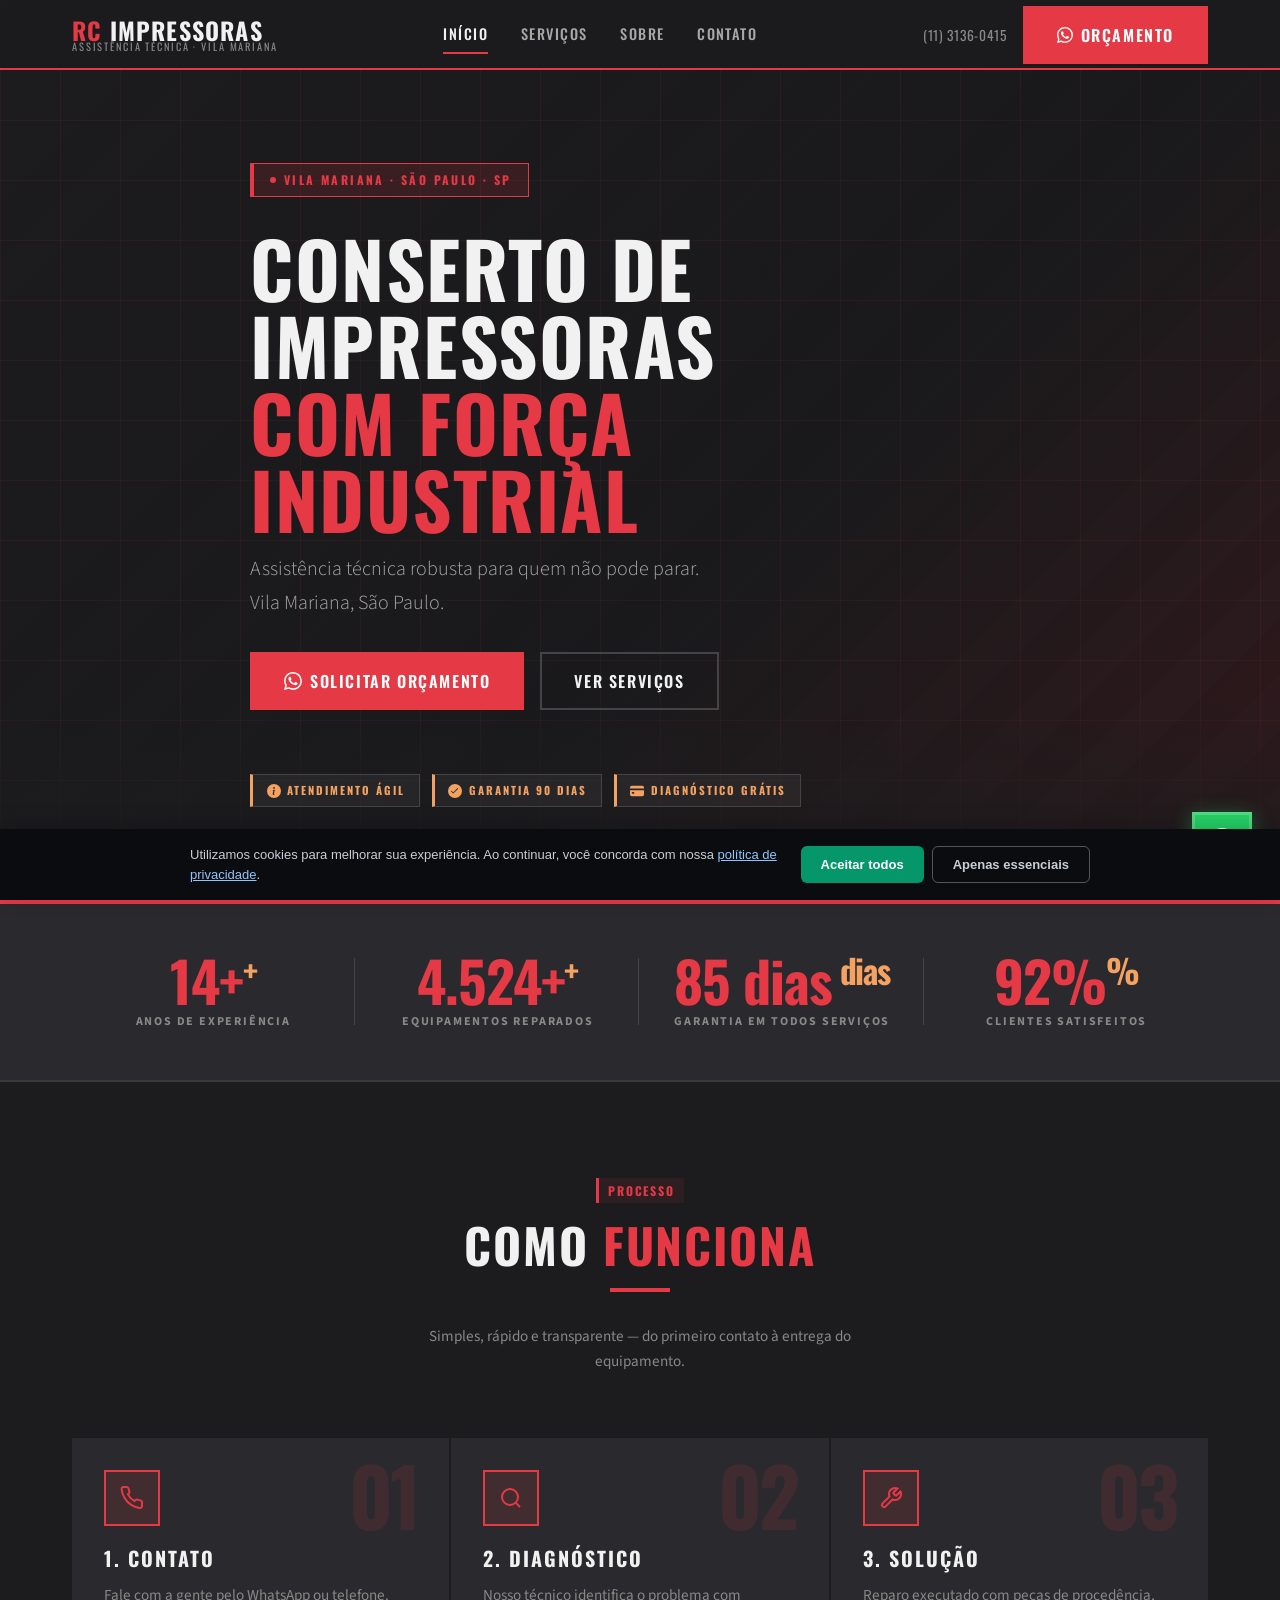
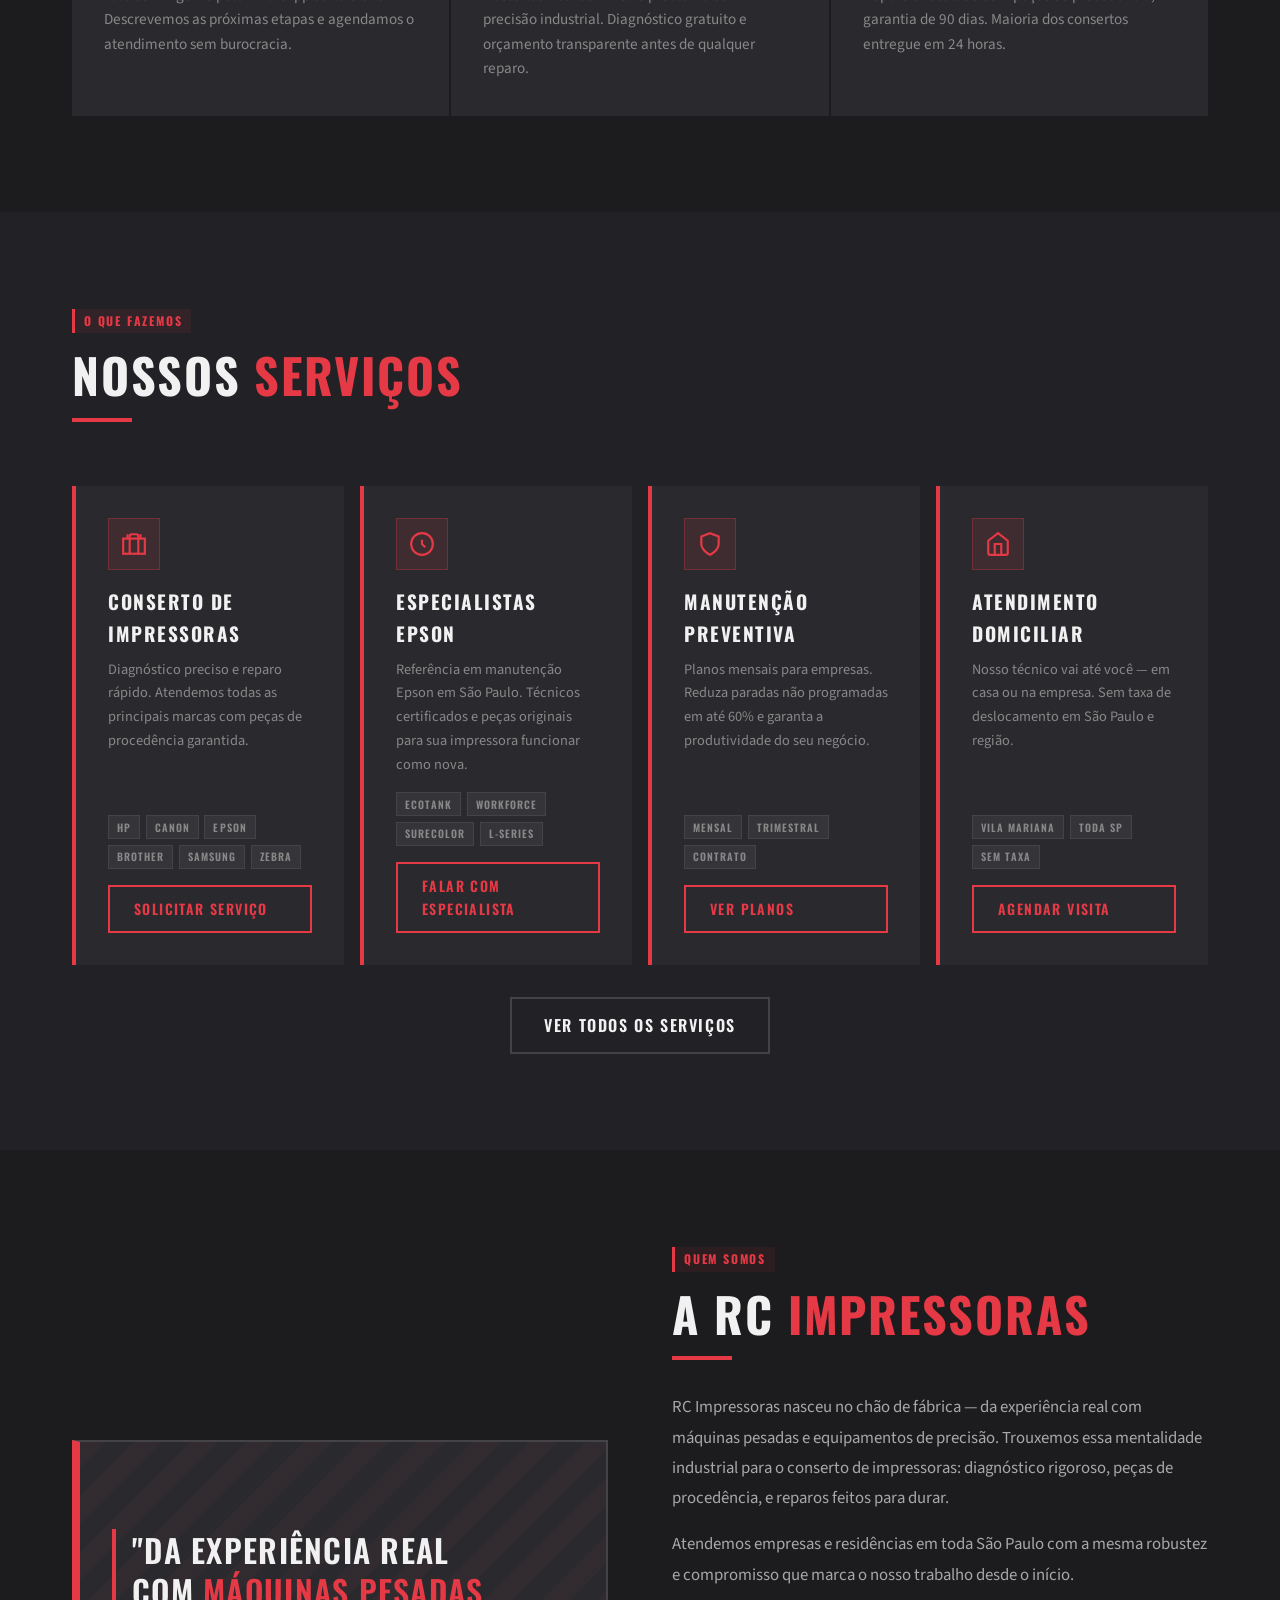
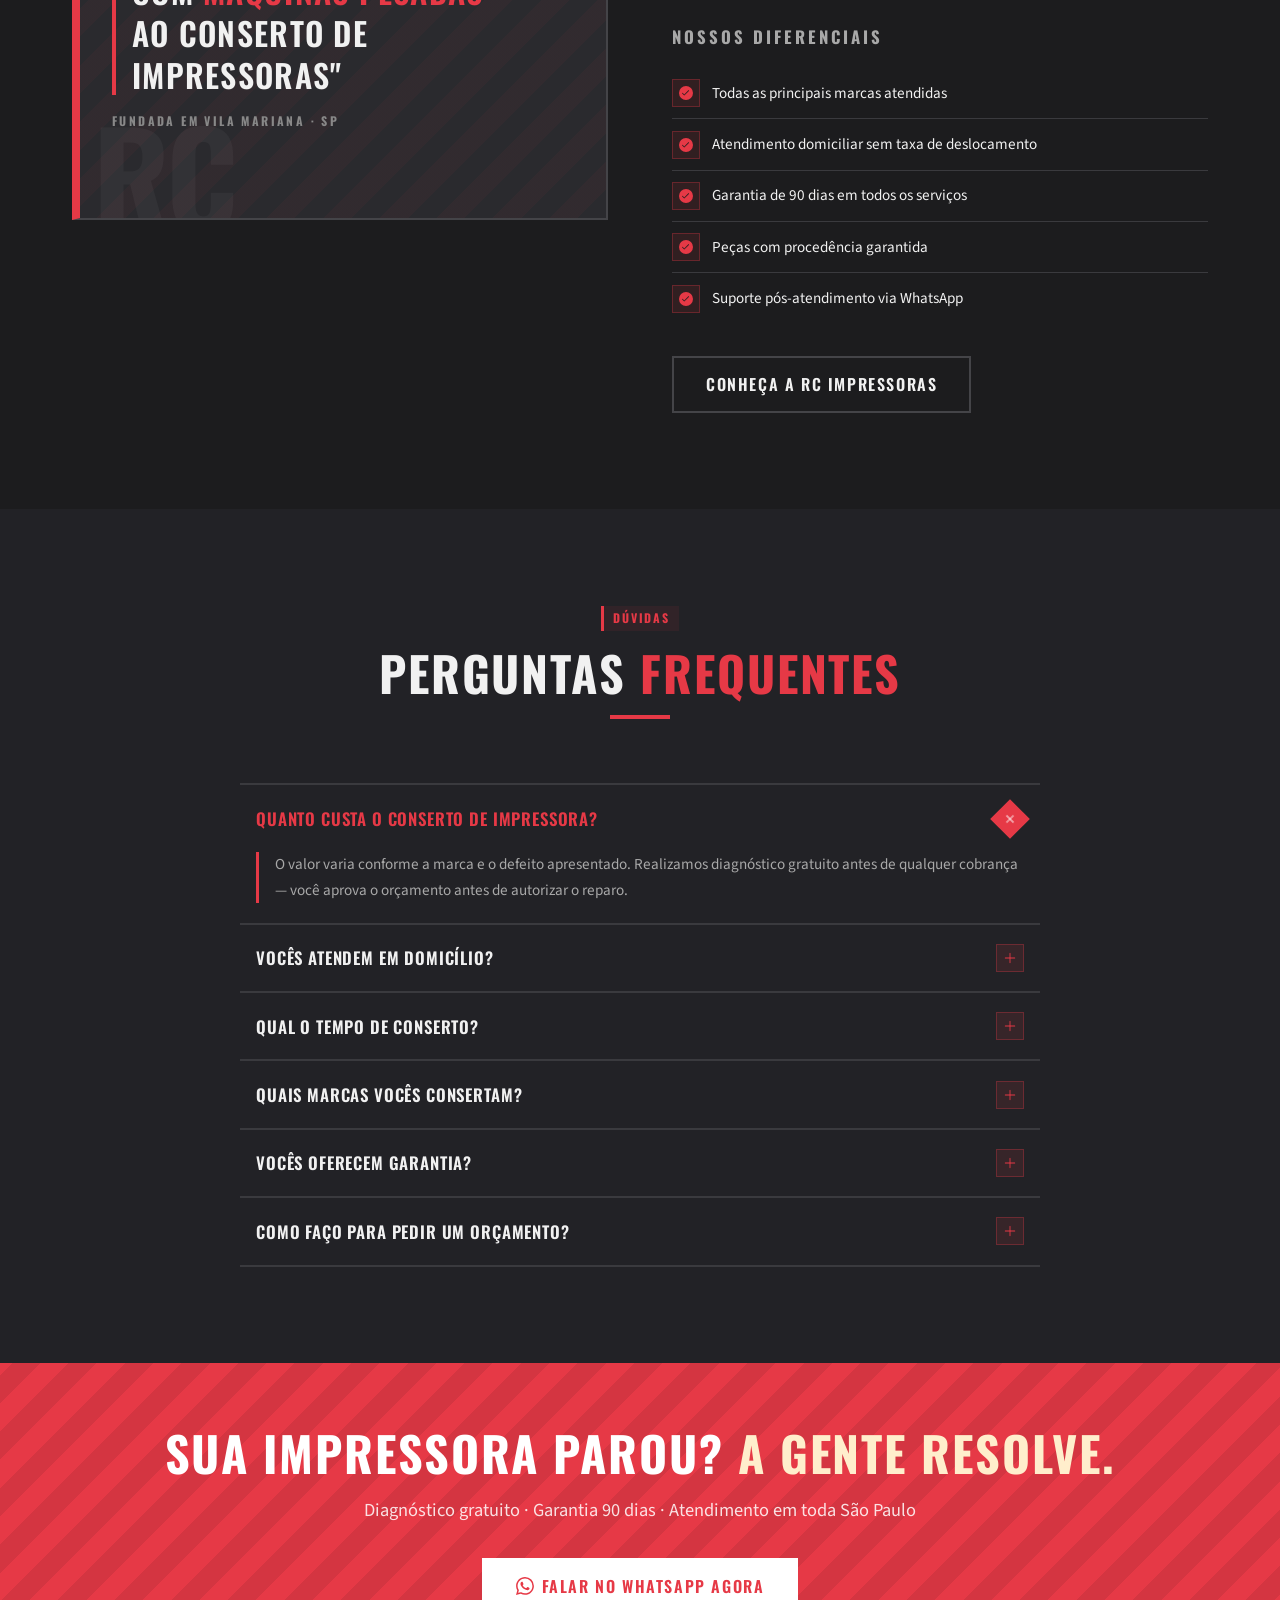
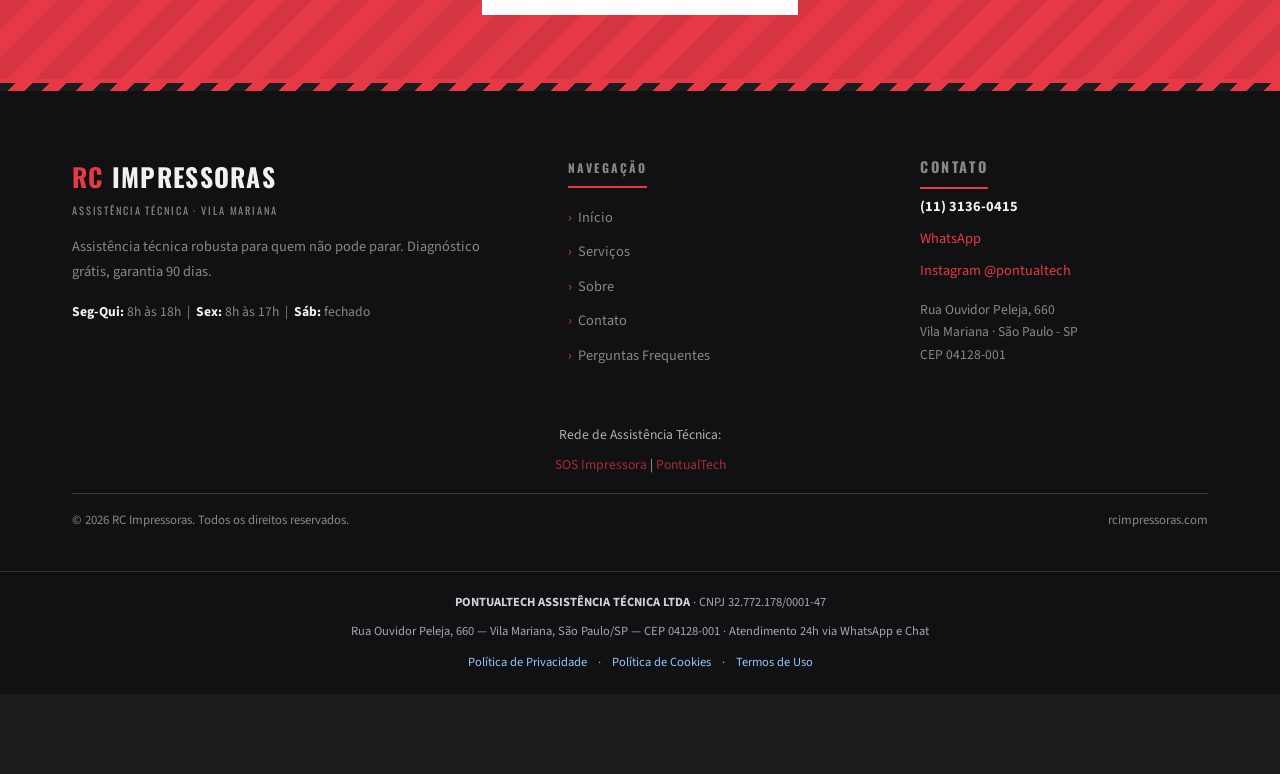
<file: index.html>
<!DOCTYPE html>
<html lang="pt-BR">
<head>
  <meta charset="UTF-8">
  <meta name="viewport" content="width=device-width, initial-scale=1.0">
  <meta http-equiv="X-UA-Compatible" content="IE=edge">

  <!-- SEO -->
  <title>Conserto de Impressoras SP | RC Impressoras</title>
  <meta name="description" content="Assistência técnica de impressoras em Vila Mariana, São Paulo. Diagnóstico grátis, garantia 90 dias. HP, Canon, Epson, Brother, Samsung, Zebra, Lexmark.">
  <meta name="keywords" content="conserto impressora SP, assistência técnica impressora São Paulo, manutenção impressora Vila Mariana, conserto HP Canon Epson Brother">
  <link rel="canonical" href="https://rcimpressoras.com/">

  <!-- Open Graph -->
  <meta property="og:title" content="Conserto de Impressoras SP | RC Impressoras">
  <meta property="og:description" content="Assistência técnica robusta em Vila Mariana, SP. Diagnóstico grátis, garantia 90 dias.">
  <meta property="og:url" content="https://rcimpressoras.com/">
  <meta property="og:type" content="website">
  <meta property="og:locale" content="pt_BR">
  <meta property="og:site_name" content="RC Impressoras">
  <meta property="og:image" content="https://rcimpressoras.com/og-image.png">
  <meta property="og:image:width" content="1200">
  <meta property="og:image:height" content="630">
  <meta property="og:image:alt" content="RC Impressoras — Assistência Técnica em Vila Mariana, SP">

  <!-- Twitter Card -->
  <meta name="twitter:card" content="summary_large_image">
  <meta name="twitter:title" content="Conserto de Impressoras SP | RC Impressoras">
  <meta name="twitter:description" content="Assistência técnica robusta em Vila Mariana, SP. Diagnóstico grátis, garantia 90 dias.">
  <meta name="twitter:image" content="https://rcimpressoras.com/og-image.png">

  <!-- Favicon SVG inline (cor brand #e63946 + texto "RC") -->
  <link rel="icon" type="image/svg+xml" href="data:image/svg+xml,%3Csvg xmlns='http://www.w3.org/2000/svg' viewBox='0 0 64 64'%3E%3Crect width='64' height='64' rx='10' fill='%23e63946'/%3E%3Ctext x='32' y='44' font-family='Arial,sans-serif' font-size='28' font-weight='bold' fill='%23fff' text-anchor='middle'%3ERC%3C/text%3E%3C/svg%3E">

  <!-- Geo Meta Tags -->
  <meta name="geo.region" content="BR-SP">
  <meta name="geo.placename" content="Vila Mariana, São Paulo">
  <meta name="geo.position" content="-23.5872;-46.6368">
  <meta name="ICBM" content="-23.5872, -46.6368">
  <meta name="author" content="RC Impressoras">
  <meta name="revisit-after" content="7 days">
  <meta name="language" content="pt-BR">

  <!-- Fonts (preconnect first) -->
  <link rel="preconnect" href="https://fonts.googleapis.com">
  <link rel="preconnect" href="https://fonts.gstatic.com" crossorigin>
  <link rel="dns-prefetch" href="https://formsubmit.co">
  <link href="https://fonts.googleapis.com/css2?family=Oswald:wght@400;500;600;700&family=Source+Sans+3:wght@300;400;600;700&display=swap" rel="stylesheet">

  <!-- Styles -->
  <link rel="stylesheet" href="css/style.css">

  <!-- Critical inline CSS -->
  <style>
    body{background:#1c1c1e;color:#f1f1f1}
    .site-header{position:fixed;top:0;left:0;right:0;z-index:1000;background:rgba(28,28,30,.95);border-bottom:2px solid #e63946;height:70px}
    .hero{min-height:100vh;padding-top:70px}
  </style>

  <!-- JSON-LD: LocalBusiness + FAQPage -->
  <script type="application/ld+json">
  {
    "@context": "https://schema.org",
    "@graph": [
      {
        "@type": "LocalBusiness",
        "@id": "https://rcimpressoras.com/#business",
        "name": "RC Impressoras",
        "description": "Assistência técnica de impressoras em Vila Mariana, São Paulo. Diagnóstico grátis, garantia 90 dias.",
        "url": "https://rcimpressoras.com",
        "telephone": "+55-11-3136-0415",
        "address": {
          "@type": "PostalAddress",
          "streetAddress": "Rua Ouvidor Peleja, 660",
          "addressLocality": "Vila Mariana",
          "addressRegion": "SP",
          "postalCode": "04128-001",
          "addressCountry": "BR"
        },
        "geo": {
          "@type": "GeoCoordinates",
          "latitude": -23.5951,
          "longitude": -46.6385
        },
        "openingHoursSpecification": [
          {
            "@type": "OpeningHoursSpecification",
            "dayOfWeek": ["Monday","Tuesday","Wednesday","Thursday","Friday"],
            "opens": "08:00",
            "closes": "18:00"
          },
          {
            "@type": "OpeningHoursSpecification",
            "dayOfWeek": "Saturday",
            "opens": "08:00",
            "closes": "13:00"
          }
        ],
        "priceRange": "$$",
        "areaServed": "São Paulo",
        "serviceType": ["Conserto de Impressoras","Manutenção Preventiva","Assistência Técnica","Atendimento Domiciliar"]
      },
      {
        "@type": "FAQPage",
        "mainEntity": [
          {
            "@type": "Question",
            "name": "Quanto custa o conserto de impressora?",
            "acceptedAnswer": {
              "@type": "Answer",
              "text": "O valor varia conforme a marca e o defeito apresentado. Realizamos diagnóstico gratuito antes de qualquer cobrança."
            }
          },
          {
            "@type": "Question",
            "name": "Vocês atendem em domicílio?",
            "acceptedAnswer": {
              "@type": "Answer",
              "text": "Sim, atendemos em Vila Mariana e em toda São Paulo sem cobrar taxa de deslocamento."
            }
          },
          {
            "@type": "Question",
            "name": "Qual o tempo de conserto?",
            "acceptedAnswer": {
              "@type": "Answer",
              "text": "A maioria dos reparos é concluída em até 24 horas. Casos mais complexos podem levar até 3 dias úteis."
            }
          },
          {
            "@type": "Question",
            "name": "Quais marcas vocês consertam?",
            "acceptedAnswer": {
              "@type": "Answer",
              "text": "Atendemos HP, Canon, Epson, Brother, Samsung, Zebra e Lexmark, entre outras."
            }
          },
          {
            "@type": "Question",
            "name": "Vocês oferecem garantia?",
            "acceptedAnswer": {
              "@type": "Answer",
              "text": "Sim. Todos os nossos serviços têm garantia de 90 dias em peças e mão de obra."
            }
          },
          {
            "@type": "Question",
            "name": "Como faço para pedir um orçamento?",
            "acceptedAnswer": {
              "@type": "Answer",
              "text": "Entre em contato pelo WhatsApp (11) 3136-0415. Respondemos em até 30 minutos durante o horário comercial."
            }
          }
        ]
      }
    ]
  }
  </script>

  <!-- JSON-LD: Organization + WebSite -->
  <script type="application/ld+json">
  {
    "@context": "https://schema.org",
    "@graph": [
      {
        "@type": "Organization",
        "@id": "https://rcimpressoras.com/#organization",
        "name": "RC Impressoras",
        "url": "https://rcimpressoras.com",
        "logo": "https://rcimpressoras.com/og-image.png",
        "telephone": "+55-11-3136-0415",
        "email": "contato@rcimpressoras.com",
        "address": {
          "@type": "PostalAddress",
          "streetAddress": "Rua Ouvidor Peleja, 660",
          "addressLocality": "Vila Mariana",
          "addressRegion": "SP",
          "postalCode": "04128-001",
          "addressCountry": "BR"
        },
        "contactPoint": [
          {
            "@type": "ContactPoint",
            "telephone": "+55-11-3136-0415",
            "contactType": "customer service",
            "areaServed": "BR",
            "availableLanguage": "Portuguese",
            "hoursAvailable": [
              {
                "@type": "OpeningHoursSpecification",
                "dayOfWeek": ["Monday","Tuesday","Wednesday","Thursday"],
                "opens": "08:00",
                "closes": "18:00"
              },
              {
                "@type": "OpeningHoursSpecification",
                "dayOfWeek": "Friday",
                "opens": "08:00",
                "closes": "17:00"
              }
            ]
          }
        ],
        "sameAs": [
          "https://wa.me/551131360415",
          "https://www.instagram.com/pontualtech",
          "https://www.facebook.com/pontualtechsp",
          "https://www.linkedin.com/company/122424711"
        ],
        "parentOrganization": {
          "@type": "Organization",
          "name": "PontualTech Assistência Técnica",
          "url": "https://pontualtech.com.br"
        }
      },
      {
        "@type": "WebSite",
        "@id": "https://rcimpressoras.com/#website",
        "url": "https://rcimpressoras.com",
        "name": "RC Impressoras",
        "description": "Assistência técnica de impressoras em Vila Mariana, São Paulo. Diagnóstico grátis, garantia 90 dias.",
        "publisher": {"@id": "https://rcimpressoras.com/#organization"},
        "inLanguage": "pt-BR",
        "potentialAction": {
          "@type": "SearchAction",
          "target": {
            "@type": "EntryPoint",
            "urlTemplate": "https://rcimpressoras.com/?q={search_term_string}"
          },
          "query-input": "required name=search_term_string"
        }
      },
      {
        "@type": "BreadcrumbList",
        "itemListElement": [
          {
            "@type": "ListItem",
            "position": 1,
            "name": "Início",
            "item": "https://rcimpressoras.com/"
          }
        ]
      }
    ]
  }
  </script>
<!-- GTM-INSTALL:BEGIN -->
<script>
window.dataLayer=window.dataLayer||[];function gtag(){dataLayer.push(arguments);}
gtag('consent','default',{ad_storage:'denied',ad_user_data:'denied',ad_personalization:'denied',analytics_storage:'denied',functionality_storage:'denied',personalization_storage:'denied',security_storage:'granted',url_passthrough:true,ads_data_redaction:true,wait_for_update:500});
(function(w,d,s,l,i){w[l]=w[l]||[];w[l].push({'gtm.start':new Date().getTime(),event:'gtm.js'});var f=d.getElementsByTagName(s)[0],j=d.createElement(s),dl=l!='dataLayer'?'&l='+l:'';j.async=true;j.src='https://www.googletagmanager.com/gtm.js?id='+i+dl;f.parentNode.insertBefore(j,f);})(window,document,'script','dataLayer','GTM-5C2R848L');
</script>
<!-- GTM-INSTALL:END -->

  <!-- AEO-SCHEMAS:BEGIN -->
  <!-- Structured Data: Service (AEO/GEO) -->
  <script type="application/ld+json">
{
  "@context": "https://schema.org",
  "@type": "Service",
  "@id": "https://rcimpressoras.com/#service",
  "serviceType": "Conserto de Impressoras",
  "name": "Conserto de Impressoras — RC Impressoras",
  "description": "Conserto técnico especializado em impressoras laser, jato de tinta e térmica. Diagnóstico gratuito, garantia de 90 dias e atendimento em domicílio na Grande São Paulo.",
  "provider": {
    "@type": "LocalBusiness",
    "@id": "https://rcimpressoras.com/#localbusiness",
    "name": "RC Impressoras",
    "url": "https://rcimpressoras.com"
  },
  "areaServed": {
    "@type": "City",
    "name": "Grande São Paulo",
    "containedInPlace": {
      "@type": "AdministrativeArea",
      "name": "São Paulo"
    }
  },
  "hasOfferCatalog": {
    "@type": "OfferCatalog",
    "name": "Serviços de Conserto e Manutenção de Impressoras",
    "itemListElement": [
      {
        "@type": "Offer",
        "itemOffered": {
          "@type": "Service",
          "name": "Conserto de Impressora Laser",
          "description": "Reparo de impressoras laser de todas as marcas: HP, Canon, Brother, Samsung, Xerox, Lexmark. Solução para problemas de fusor, drum, toner e drivers."
        }
      },
      {
        "@type": "Offer",
        "itemOffered": {
          "@type": "Service",
          "name": "Conserto de Impressora Jato de Tinta",
          "description": "Manutenção de impressoras jato de tinta: HP, Canon, Epson, Brother. Limpeza de cabeças, troca de cartuchos e ajuste de qualidade de impressão."
        }
      },
      {
        "@type": "Offer",
        "itemOffered": {
          "@type": "Service",
          "name": "Conserto de Impressora Térmica",
          "description": "Reparo de impressoras térmicas para PDV, etiquetas e cupom fiscal. Atendemos Bematech, Elgin, Daruma, Epson, Zebra."
        }
      }
    ]
  }
}
  </script>
  <!-- AEO-SCHEMAS:END -->
  </head>
<body>
<!-- Google Tag Manager (noscript) -->
<noscript><iframe src="https://www.googletagmanager.com/ns.html?id=GTM-5C2R848L"
height="0" width="0" style="display:none;visibility:hidden"></iframe></noscript>
<!-- End Google Tag Manager (noscript) -->

<!-- ═══════════════════════════════════════════════
     HEADER / NAV
════════════════════════════════════════════════ -->
<header class="site-header" role="banner">
  <div class="container">
    <nav class="nav-inner" aria-label="Navegação principal">
      <a href="index.html" class="nav-logo" aria-label="RC Impressoras — Página inicial">
        <span class="logo-main"><span>RC</span> Impressoras</span>
        <span class="logo-sub">Assistência Técnica · Vila Mariana</span>
      </a>

      <ul class="nav-links" role="list">
        <li><a href="index.html" class="active">Início</a></li>
        <li><a href="servicos.html">Serviços</a></li>
        <li><a href="sobre.html">Sobre</a></li>
        <li><a href="contato.html">Contato</a></li>
      </ul>

      <div class="nav-cta">
        <span class="nav-phone">(11) 3136-0415</span>
        <a href="https://wa.me/551131360415?text=Ol%C3%A1!%20Gostaria%20de%20solicitar%20um%20or%C3%A7amento." class="btn btn-primary" target="_blank" rel="noopener noreferrer" aria-label="Solicitar orçamento pelo WhatsApp">
          <svg width="16" height="16" fill="currentColor" viewBox="0 0 16 16" aria-hidden="true"><path d="M13.601 2.326A7.854 7.854 0 0 0 7.994 0C3.627 0 .068 3.558.064 7.926c0 1.399.366 2.76 1.057 3.965L0 16l4.204-1.102a7.933 7.933 0 0 0 3.79.965h.004c4.368 0 7.926-3.558 7.93-7.93A7.898 7.898 0 0 0 13.6 2.326zM7.994 14.521a6.573 6.573 0 0 1-3.356-.92l-.24-.144-2.494.654.666-2.433-.156-.251a6.56 6.56 0 0 1-1.007-3.505c0-3.626 2.957-6.584 6.591-6.584a6.56 6.56 0 0 1 4.66 1.931 6.557 6.557 0 0 1 1.928 4.66c-.004 3.639-2.961 6.592-6.592 6.592zm3.615-4.934c-.197-.099-1.17-.578-1.353-.646-.182-.065-.315-.099-.445.099-.133.197-.513.646-.627.775-.114.133-.232.148-.43.05-.197-.1-.836-.308-1.592-.985-.59-.525-.985-1.175-1.103-1.372-.114-.198-.011-.304.088-.403.087-.088.197-.232.296-.346.1-.114.133-.198.198-.33.065-.134.034-.248-.015-.347-.05-.099-.445-1.076-.612-1.47-.16-.389-.323-.335-.445-.34-.114-.007-.247-.007-.38-.007a.729.729 0 0 0-.529.247c-.182.198-.691.677-.691 1.654 0 .977.71 1.916.81 2.049.098.133 1.394 2.132 3.383 2.992.47.205.84.326 1.129.418.475.152.904.129 1.246.08.38-.058 1.171-.48 1.338-.943.164-.464.164-.86.114-.943-.049-.084-.182-.133-.38-.232z"/></svg>
          Orçamento
        </a>
      </div>

      <button class="nav-toggle" aria-label="Abrir menu" aria-expanded="false" aria-controls="mobile-nav">
        <span></span><span></span><span></span>
      </button>
    </nav>
  </div>
</header>

<!-- Mobile Nav -->
<nav class="mobile-nav" id="mobile-nav" aria-label="Navegação mobile">
  <a href="index.html">Início</a>
  <a href="servicos.html">Serviços</a>
  <a href="sobre.html">Sobre</a>
  <a href="contato.html">Contato</a>
  <a href="https://wa.me/551131360415?text=Ol%C3%A1!%20Gostaria%20de%20solicitar%20um%20or%C3%A7amento." target="_blank" rel="noopener noreferrer" style="color:var(--primary);margin-top:.5rem">WhatsApp: (11) 3136-0415</a>
</nav>

<main>

<!-- ═══════════════════════════════════════════════
     HERO
════════════════════════════════════════════════ -->
<section class="hero" aria-label="Apresentação">
  <div class="hero-bg" aria-hidden="true"></div>
  <div class="container">
    <div class="hero-content">

      <div class="hero-badge animate-in">
        <span class="dot" aria-hidden="true"></span>
        <span>Vila Mariana · São Paulo · SP</span>
      </div>

      <h1 class="hero-title animate-in delay-1">
        Conserto de Impressoras
        <span class="highlight">com Força Industrial</span>
      </h1>

      <p class="hero-sub animate-in delay-2">
        Assistência técnica robusta para quem não pode parar.<br>
        Vila Mariana, São Paulo.
      </p>

      <div class="hero-actions animate-in delay-3">
        <a href="https://wa.me/551131360415?text=Ol%C3%A1!%20Gostaria%20de%20solicitar%20um%20or%C3%A7amento." class="btn btn-primary" target="_blank" rel="noopener noreferrer">
          <svg width="18" height="18" fill="currentColor" viewBox="0 0 16 16" aria-hidden="true"><path d="M13.601 2.326A7.854 7.854 0 0 0 7.994 0C3.627 0 .068 3.558.064 7.926c0 1.399.366 2.76 1.057 3.965L0 16l4.204-1.102a7.933 7.933 0 0 0 3.79.965h.004c4.368 0 7.926-3.558 7.93-7.93A7.898 7.898 0 0 0 13.6 2.326zM7.994 14.521a6.573 6.573 0 0 1-3.356-.92l-.24-.144-2.494.654.666-2.433-.156-.251a6.56 6.56 0 0 1-1.007-3.505c0-3.626 2.957-6.584 6.591-6.584a6.56 6.56 0 0 1 4.66 1.931 6.557 6.557 0 0 1 1.928 4.66c-.004 3.639-2.961 6.592-6.592 6.592zm3.615-4.934c-.197-.099-1.17-.578-1.353-.646-.182-.065-.315-.099-.445.099-.133.197-.513.646-.627.775-.114.133-.232.148-.43.05-.197-.1-.836-.308-1.592-.985-.59-.525-.985-1.175-1.103-1.372-.114-.198-.011-.304.088-.403.087-.088.197-.232.296-.346.1-.114.133-.198.198-.33.065-.134.034-.248-.015-.347-.05-.099-.445-1.076-.612-1.47-.16-.389-.323-.335-.445-.34-.114-.007-.247-.007-.38-.007a.729.729 0 0 0-.529.247c-.182.198-.691.677-.691 1.654 0 .977.71 1.916.81 2.049.098.133 1.394 2.132 3.383 2.992.47.205.84.326 1.129.418.475.152.904.129 1.246.08.38-.058 1.171-.48 1.338-.943.164-.464.164-.86.114-.943-.049-.084-.182-.133-.38-.232z"/></svg>
          Solicitar Orçamento
        </a>
        <a href="servicos.html" class="btn btn-outline">Ver Serviços</a>
      </div>

      <div class="trust-badges animate-in delay-4" role="list" aria-label="Diferenciais">
        <div class="trust-badge" role="listitem">
          <svg width="14" height="14" fill="currentColor" viewBox="0 0 16 16" aria-hidden="true"><path d="M8 16A8 8 0 1 0 8 0a8 8 0 0 0 0 16zm.93-9.412-1 4.705c-.07.34.029.533.304.533.194 0 .487-.07.686-.246l-.088.416c-.287.346-.92.598-1.465.598-.703 0-1.002-.422-.808-1.319l.738-3.468c.064-.293.006-.399-.287-.47l-.451-.081.082-.381 2.29-.287zM8 5.5a1 1 0 1 1 0-2 1 1 0 0 1 0 2z"/></svg>
          <span>Atendimento Ágil</span>
        </div>
        <div class="trust-badge" role="listitem">
          <svg width="14" height="14" fill="currentColor" viewBox="0 0 16 16" aria-hidden="true"><path d="M8 0a8 8 0 1 0 0 16A8 8 0 0 0 8 0zm3.354 5.646-5 5a.5.5 0 0 1-.708 0l-2-2a.5.5 0 1 1 .708-.708L6 9.586l4.646-4.647a.5.5 0 0 1 .708.708z"/></svg>
          <span>Garantia 90 Dias</span>
        </div>
        <div class="trust-badge" role="listitem">
          <svg width="14" height="14" fill="currentColor" viewBox="0 0 16 16" aria-hidden="true"><path d="M0 4a2 2 0 0 1 2-2h12a2 2 0 0 1 2 2v1H0V4zm0 3v5a2 2 0 0 0 2 2h12a2 2 0 0 0 2-2V7H0zm3 2h1a1 1 0 0 1 0 2H3a1 1 0 0 1 0-2z"/></svg>
          <span>Diagnóstico Grátis</span>
        </div>
      </div>

    </div>
  </div>
</section>

<!-- ═══════════════════════════════════════════════
     STATS BAR
════════════════════════════════════════════════ -->
<section class="stats-bar" aria-label="Números da empresa">
  <div class="container">
    <div class="stats-grid">
      <div class="stat-item">
        <div class="stat-number" data-target="15" data-suffix="+" aria-label="Mais de 15 anos de experiência">15<span>+</span></div>
        <div class="stat-label">Anos de experiência</div>
      </div>
      <div class="stat-item">
        <div class="stat-number" data-target="4800" data-suffix="+" aria-label="Mais de 4800 equipamentos reparados">4800<span>+</span></div>
        <div class="stat-label">Equipamentos reparados</div>
      </div>
      <div class="stat-item">
        <div class="stat-number" data-target="90" data-suffix=" dias" aria-label="90 dias de garantia">90<span> dias</span></div>
        <div class="stat-label">Garantia em todos serviços</div>
      </div>
      <div class="stat-item">
        <div class="stat-number" data-target="98" data-suffix="%" aria-label="98% de satisfação dos clientes">98<span>%</span></div>
        <div class="stat-label">Clientes satisfeitos</div>
      </div>
    </div>
  </div>
</section>

<!-- ═══════════════════════════════════════════════
     HOW IT WORKS
════════════════════════════════════════════════ -->
<section class="how-it-works" id="como-funciona" aria-labelledby="hiw-title">
  <div class="container">
    <div class="section-header">
      <div class="section-tag" aria-hidden="true">Processo</div>
      <h2 class="section-title" id="hiw-title">Como <span>Funciona</span></h2>
      <div class="divider-red center" aria-hidden="true"></div>
      <p style="color:var(--text-muted);max-width:480px;margin:0 auto;font-size:.95rem;">Simples, rápido e transparente — do primeiro contato à entrega do equipamento.</p>
    </div>

    <div class="steps-grid">
      <article class="step-card animate-in delay-1">
        <div class="step-num" aria-hidden="true">01</div>
        <div class="step-icon" aria-hidden="true">
          <svg width="24" height="24" fill="none" stroke="currentColor" stroke-width="2" viewBox="0 0 24 24"><path d="M22 16.92v3a2 2 0 0 1-2.18 2 19.79 19.79 0 0 1-8.63-3.07A19.5 19.5 0 0 1 4.69 12 19.79 19.79 0 0 1 1.61 3.39 2 2 0 0 1 3.6 1h3a2 2 0 0 1 2 1.72c.127.96.361 1.903.7 2.81a2 2 0 0 1-.45 2.11L7.91 8.38a16 16 0 0 0 6.71 6.71l.96-.96a2 2 0 0 1 2.11-.45c.907.339 1.85.573 2.81.7A2 2 0 0 1 22 16.92z"/></svg>
        </div>
        <h3 class="step-title">1. Contato</h3>
        <p class="step-desc">Fale com a gente pelo WhatsApp ou telefone. Descrevemos as próximas etapas e agendamos o atendimento sem burocracia.</p>
      </article>

      <article class="step-card animate-in delay-2">
        <div class="step-num" aria-hidden="true">02</div>
        <div class="step-icon" aria-hidden="true">
          <svg width="24" height="24" fill="none" stroke="currentColor" stroke-width="2" viewBox="0 0 24 24"><circle cx="11" cy="11" r="8"/><path d="m21 21-4.35-4.35"/></svg>
        </div>
        <h3 class="step-title">2. Diagnóstico</h3>
        <p class="step-desc">Nosso técnico identifica o problema com precisão industrial. Diagnóstico gratuito e orçamento transparente antes de qualquer reparo.</p>
      </article>

      <article class="step-card animate-in delay-3">
        <div class="step-num" aria-hidden="true">03</div>
        <div class="step-icon" aria-hidden="true">
          <svg width="24" height="24" fill="none" stroke="currentColor" stroke-width="2" viewBox="0 0 24 24"><path d="M14.7 6.3a1 1 0 0 0 0 1.4l1.6 1.6a1 1 0 0 0 1.4 0l3.77-3.77a6 6 0 0 1-7.94 7.94l-6.91 6.91a2.12 2.12 0 0 1-3-3l6.91-6.91a6 6 0 0 1 7.94-7.94l-3.76 3.76z"/></svg>
        </div>
        <h3 class="step-title">3. Solução</h3>
        <p class="step-desc">Reparo executado com peças de procedência, garantia de 90 dias. Maioria dos consertos entregue em 24 horas.</p>
      </article>
    </div>
  </div>
</section>

<!-- ═══════════════════════════════════════════════
     SERVICES
════════════════════════════════════════════════ -->
<section class="services" id="servicos" aria-labelledby="services-title">
  <div class="container">
    <div class="section-header">
      <div class="section-tag" aria-hidden="true">O que fazemos</div>
      <h2 class="section-title" id="services-title">Nossos <span>Serviços</span></h2>
      <div class="divider-red" aria-hidden="true"></div>
    </div>

    <div class="services-grid">

      <!-- Serviço 1 -->
      <article class="service-card animate-in delay-1">
        <div class="service-icon" aria-hidden="true">
          <svg width="26" height="26" fill="none" stroke="currentColor" stroke-width="2" viewBox="0 0 24 24"><rect x="2" y="7" width="20" height="14" rx="0" ry="0"/><path d="M16 21V5a2 2 0 0 0-2-2h-4a2 2 0 0 0-2 2v16"/><path d="M6 7V3"/><path d="M18 7V3"/></svg>
        </div>
        <h3 class="service-title">Conserto de Impressoras</h3>
        <p class="service-desc">Diagnóstico preciso e reparo rápido. Atendemos todas as principais marcas com peças de procedência garantida.</p>
        <div class="service-brands" aria-label="Marcas atendidas">
          <span class="brand-tag">HP</span>
          <span class="brand-tag">Canon</span>
          <span class="brand-tag">Epson</span>
          <span class="brand-tag">Brother</span>
          <span class="brand-tag">Samsung</span>
          <span class="brand-tag">Zebra</span>
        </div>
        <a href="https://wa.me/551131360415?text=Ol%C3%A1!%20Preciso%20de%20um%20conserto%20de%20impressora.%20Podem%20me%20ajudar?" class="btn btn-ghost" target="_blank" rel="noopener noreferrer">Solicitar serviço</a>
      </article>

      <!-- Serviço 2 -->
      <article class="service-card animate-in delay-2">
        <div class="service-icon" aria-hidden="true">
          <svg width="26" height="26" fill="none" stroke="currentColor" stroke-width="2" viewBox="0 0 24 24"><circle cx="12" cy="12" r="10"/><path d="M12 8v4l3 3"/></svg>
        </div>
        <h3 class="service-title">Especialistas Epson</h3>
        <p class="service-desc">Referência em manutenção Epson em São Paulo. Técnicos certificados e peças originais para sua impressora funcionar como nova.</p>
        <div class="service-brands" aria-label="Linha Epson">
          <span class="brand-tag">EcoTank</span>
          <span class="brand-tag">WorkForce</span>
          <span class="brand-tag">SureColor</span>
          <span class="brand-tag">L-Series</span>
        </div>
        <a href="https://wa.me/551131360415?text=Ol%C3%A1!%20Tenho%20uma%20impressora%20Epson%20com%20problema.%20Podem%20me%20ajudar?" class="btn btn-ghost" target="_blank" rel="noopener noreferrer">Falar com especialista</a>
      </article>

      <!-- Serviço 3 -->
      <article class="service-card animate-in delay-3">
        <div class="service-icon" aria-hidden="true">
          <svg width="26" height="26" fill="none" stroke="currentColor" stroke-width="2" viewBox="0 0 24 24"><path d="M12 22s8-4 8-10V5l-8-3-8 3v7c0 6 8 10 8 10z"/></svg>
        </div>
        <h3 class="service-title">Manutenção Preventiva</h3>
        <p class="service-desc">Planos mensais para empresas. Reduza paradas não programadas em até 60% e garanta a produtividade do seu negócio.</p>
        <div class="service-brands" aria-label="Benefícios">
          <span class="brand-tag">Mensal</span>
          <span class="brand-tag">Trimestral</span>
          <span class="brand-tag">Contrato</span>
        </div>
        <a href="https://wa.me/551131360415?text=Ol%C3%A1!%20Quero%20saber%20sobre%20o%20plano%20de%20manuten%C3%A7%C3%A3o%20preventiva." class="btn btn-ghost" target="_blank" rel="noopener noreferrer">Ver planos</a>
      </article>

      <!-- Serviço 4 -->
      <article class="service-card animate-in delay-4">
        <div class="service-icon" aria-hidden="true">
          <svg width="26" height="26" fill="none" stroke="currentColor" stroke-width="2" viewBox="0 0 24 24"><path d="M3 9l9-7 9 7v11a2 2 0 0 1-2 2H5a2 2 0 0 1-2-2z"/><polyline points="9 22 9 12 15 12 15 22"/></svg>
        </div>
        <h3 class="service-title">Atendimento Domiciliar</h3>
        <p class="service-desc">Nosso técnico vai até você — em casa ou na empresa. Sem taxa de deslocamento em São Paulo e região.</p>
        <div class="service-brands" aria-label="Cobertura">
          <span class="brand-tag">Vila Mariana</span>
          <span class="brand-tag">Toda SP</span>
          <span class="brand-tag">Sem taxa</span>
        </div>
        <a href="https://wa.me/551131360415?text=Ol%C3%A1!%20Preciso%20de%20atendimento%20domiciliar.%20Meu%20endere%C3%A7o%20%C3%A9%3A" class="btn btn-ghost" target="_blank" rel="noopener noreferrer">Agendar visita</a>
      </article>

    </div>

    <div style="text-align:center;margin-top:var(--space-md)">
      <a href="servicos.html" class="btn btn-outline">Ver todos os serviços</a>
    </div>
  </div>
</section>

<!-- ═══════════════════════════════════════════════
     ABOUT SNIPPET
════════════════════════════════════════════════ -->
<section class="about" id="sobre" aria-labelledby="about-title">
  <div class="container">
    <div class="about-inner">

      <div class="about-visual animate-in">
        <div class="about-graphic">
          <div class="about-big-text" aria-hidden="true">RC</div>
          <div class="about-quote">
            <blockquote>
              "Da experiência real<br>com <em>máquinas pesadas</em><br>ao conserto de impressoras"
            </blockquote>
            <p class="about-since">Fundada em Vila Mariana · SP</p>
          </div>
        </div>
      </div>

      <div class="about-text animate-in delay-2">
        <div class="section-tag" aria-hidden="true">Quem somos</div>
        <h2 class="section-title" id="about-title">A RC <span>Impressoras</span></h2>
        <div class="divider-red" aria-hidden="true"></div>

        <p>RC Impressoras nasceu no chão de fábrica — da experiência real com máquinas pesadas e equipamentos de precisão. Trouxemos essa mentalidade industrial para o conserto de impressoras: diagnóstico rigoroso, peças de procedência, e reparos feitos para durar.</p>
        <p>Atendemos empresas e residências em toda São Paulo com a mesma robustez e compromisso que marca o nosso trabalho desde o início.</p>

        <div class="differentials" aria-label="Diferenciais">
          <p class="differentials-title">Nossos diferenciais</p>

          <div class="differential-item">
            <div class="diff-icon" aria-hidden="true">
              <svg width="14" height="14" fill="currentColor" viewBox="0 0 16 16"><path d="M8 0a8 8 0 1 0 0 16A8 8 0 0 0 8 0zm3.354 5.646-5 5a.5.5 0 0 1-.708 0l-2-2a.5.5 0 1 1 .708-.708L6 9.586l4.646-4.647a.5.5 0 0 1 .708.708z"/></svg>
            </div>
            <span>Todas as principais marcas atendidas</span>
          </div>
          <div class="differential-item">
            <div class="diff-icon" aria-hidden="true">
              <svg width="14" height="14" fill="currentColor" viewBox="0 0 16 16"><path d="M8 0a8 8 0 1 0 0 16A8 8 0 0 0 8 0zm3.354 5.646-5 5a.5.5 0 0 1-.708 0l-2-2a.5.5 0 1 1 .708-.708L6 9.586l4.646-4.647a.5.5 0 0 1 .708.708z"/></svg>
            </div>
            <span>Atendimento domiciliar sem taxa de deslocamento</span>
          </div>
          <div class="differential-item">
            <div class="diff-icon" aria-hidden="true">
              <svg width="14" height="14" fill="currentColor" viewBox="0 0 16 16"><path d="M8 0a8 8 0 1 0 0 16A8 8 0 0 0 8 0zm3.354 5.646-5 5a.5.5 0 0 1-.708 0l-2-2a.5.5 0 1 1 .708-.708L6 9.586l4.646-4.647a.5.5 0 0 1 .708.708z"/></svg>
            </div>
            <span>Garantia de 90 dias em todos os serviços</span>
          </div>
          <div class="differential-item">
            <div class="diff-icon" aria-hidden="true">
              <svg width="14" height="14" fill="currentColor" viewBox="0 0 16 16"><path d="M8 0a8 8 0 1 0 0 16A8 8 0 0 0 8 0zm3.354 5.646-5 5a.5.5 0 0 1-.708 0l-2-2a.5.5 0 1 1 .708-.708L6 9.586l4.646-4.647a.5.5 0 0 1 .708.708z"/></svg>
            </div>
            <span>Peças com procedência garantida</span>
          </div>
          <div class="differential-item">
            <div class="diff-icon" aria-hidden="true">
              <svg width="14" height="14" fill="currentColor" viewBox="0 0 16 16"><path d="M8 0a8 8 0 1 0 0 16A8 8 0 0 0 8 0zm3.354 5.646-5 5a.5.5 0 0 1-.708 0l-2-2a.5.5 0 1 1 .708-.708L6 9.586l4.646-4.647a.5.5 0 0 1 .708.708z"/></svg>
            </div>
            <span>Suporte pós-atendimento via WhatsApp</span>
          </div>

        </div>

        <div style="margin-top:var(--space-md)">
          <a href="sobre.html" class="btn btn-outline">Conheça a RC Impressoras</a>
        </div>
      </div>

    </div>
  </div>
</section>

<!-- ═══════════════════════════════════════════════
     FAQ
════════════════════════════════════════════════ -->
<section class="faq" id="faq" aria-labelledby="faq-title">
  <div class="container">
    <div class="section-header">
      <div class="section-tag" aria-hidden="true">Dúvidas</div>
      <h2 class="section-title" id="faq-title">Perguntas <span>Frequentes</span></h2>
      <div class="divider-red center" aria-hidden="true"></div>
    </div>

    <div class="faq-list" role="list">

      <div class="faq-item" role="listitem">
        <button class="faq-question" aria-expanded="false" aria-controls="faq-a1">
          Quanto custa o conserto de impressora?
          <span class="faq-icon" aria-hidden="true">
            <svg width="14" height="14" fill="currentColor" viewBox="0 0 16 16"><path d="M8 2a.5.5 0 0 1 .5.5v5h5a.5.5 0 0 1 0 1h-5v5a.5.5 0 0 1-1 0v-5h-5a.5.5 0 0 1 0-1h5v-5A.5.5 0 0 1 8 2z"/></svg>
          </span>
        </button>
        <div class="faq-answer" id="faq-a1" role="region">
          <p>O valor varia conforme a marca e o defeito apresentado. Realizamos diagnóstico gratuito antes de qualquer cobrança — você aprova o orçamento antes de autorizar o reparo.</p>
        </div>
      </div>

      <div class="faq-item" role="listitem">
        <button class="faq-question" aria-expanded="false" aria-controls="faq-a2">
          Vocês atendem em domicílio?
          <span class="faq-icon" aria-hidden="true">
            <svg width="14" height="14" fill="currentColor" viewBox="0 0 16 16"><path d="M8 2a.5.5 0 0 1 .5.5v5h5a.5.5 0 0 1 0 1h-5v5a.5.5 0 0 1-1 0v-5h-5a.5.5 0 0 1 0-1h5v-5A.5.5 0 0 1 8 2z"/></svg>
          </span>
        </button>
        <div class="faq-answer" id="faq-a2" role="region">
          <p>Sim! Atendemos em Vila Mariana e em toda São Paulo sem cobrar taxa de deslocamento. Nossa equipe vai até você.</p>
        </div>
      </div>

      <div class="faq-item" role="listitem">
        <button class="faq-question" aria-expanded="false" aria-controls="faq-a3">
          Qual o tempo de conserto?
          <span class="faq-icon" aria-hidden="true">
            <svg width="14" height="14" fill="currentColor" viewBox="0 0 16 16"><path d="M8 2a.5.5 0 0 1 .5.5v5h5a.5.5 0 0 1 0 1h-5v5a.5.5 0 0 1-1 0v-5h-5a.5.5 0 0 1 0-1h5v-5A.5.5 0 0 1 8 2z"/></svg>
          </span>
        </button>
        <div class="faq-answer" id="faq-a3" role="region">
          <p>A maioria dos reparos é concluída em até 24 horas. Casos mais complexos, com importação de peças, podem levar até 3 dias úteis.</p>
        </div>
      </div>

      <div class="faq-item" role="listitem">
        <button class="faq-question" aria-expanded="false" aria-controls="faq-a4">
          Quais marcas vocês consertam?
          <span class="faq-icon" aria-hidden="true">
            <svg width="14" height="14" fill="currentColor" viewBox="0 0 16 16"><path d="M8 2a.5.5 0 0 1 .5.5v5h5a.5.5 0 0 1 0 1h-5v5a.5.5 0 0 1-1 0v-5h-5a.5.5 0 0 1 0-1h5v-5A.5.5 0 0 1 8 2z"/></svg>
          </span>
        </button>
        <div class="faq-answer" id="faq-a4" role="region">
          <p>Atendemos HP, Canon, Epson, Brother, Samsung, Zebra e Lexmark, entre outras marcas. Se não tiver sua marca aqui, entre em contato — provavelmente atendemos.</p>
        </div>
      </div>

      <div class="faq-item" role="listitem">
        <button class="faq-question" aria-expanded="false" aria-controls="faq-a5">
          Vocês oferecem garantia?
          <span class="faq-icon" aria-hidden="true">
            <svg width="14" height="14" fill="currentColor" viewBox="0 0 16 16"><path d="M8 2a.5.5 0 0 1 .5.5v5h5a.5.5 0 0 1 0 1h-5v5a.5.5 0 0 1-1 0v-5h-5a.5.5 0 0 1 0-1h5v-5A.5.5 0 0 1 8 2z"/></svg>
          </span>
        </button>
        <div class="faq-answer" id="faq-a5" role="region">
          <p>Sim. Todos os nossos serviços têm garantia de 90 dias em peças e mão de obra. Se o problema retornar, retornamos sem custo adicional.</p>
        </div>
      </div>

      <div class="faq-item" role="listitem">
        <button class="faq-question" aria-expanded="false" aria-controls="faq-a6">
          Como faço para pedir um orçamento?
          <span class="faq-icon" aria-hidden="true">
            <svg width="14" height="14" fill="currentColor" viewBox="0 0 16 16"><path d="M8 2a.5.5 0 0 1 .5.5v5h5a.5.5 0 0 1 0 1h-5v5a.5.5 0 0 1-1 0v-5h-5a.5.5 0 0 1 0-1h5v-5A.5.5 0 0 1 8 2z"/></svg>
          </span>
        </button>
        <div class="faq-answer" id="faq-a6" role="region">
          <p>Entre em contato pelo WhatsApp (11) 3136-0415. Respondemos em até 30 minutos durante o horário comercial — Seg-Qui 8h-18h, Sex 8h-17h; sábado fechado.</p>
        </div>
      </div>

    </div>
  </div>
</section>

<!-- ═══════════════════════════════════════════════
     CTA BANNER
════════════════════════════════════════════════ -->
<section class="cta-banner" aria-label="Chamada para ação">
  <div class="container">
    <div class="cta-inner">
      <h2 class="section-title">Sua impressora parou? <span>A gente resolve.</span></h2>
      <p class="cta-sub">Diagnóstico gratuito · Garantia 90 dias · Atendimento em toda São Paulo</p>
      <a href="https://wa.me/551131360415?text=Ol%C3%A1!%20Minha%20impressora%20parou%20de%20funcionar.%20Preciso%20de%20ajuda!" class="btn btn-white" target="_blank" rel="noopener noreferrer">
        <svg width="18" height="18" fill="currentColor" viewBox="0 0 16 16" aria-hidden="true"><path d="M13.601 2.326A7.854 7.854 0 0 0 7.994 0C3.627 0 .068 3.558.064 7.926c0 1.399.366 2.76 1.057 3.965L0 16l4.204-1.102a7.933 7.933 0 0 0 3.79.965h.004c4.368 0 7.926-3.558 7.93-7.93A7.898 7.898 0 0 0 13.6 2.326zM7.994 14.521a6.573 6.573 0 0 1-3.356-.92l-.24-.144-2.494.654.666-2.433-.156-.251a6.56 6.56 0 0 1-1.007-3.505c0-3.626 2.957-6.584 6.591-6.584a6.56 6.56 0 0 1 4.66 1.931 6.557 6.557 0 0 1 1.928 4.66c-.004 3.639-2.961 6.592-6.592 6.592zm3.615-4.934c-.197-.099-1.17-.578-1.353-.646-.182-.065-.315-.099-.445.099-.133.197-.513.646-.627.775-.114.133-.232.148-.43.05-.197-.1-.836-.308-1.592-.985-.59-.525-.985-1.175-1.103-1.372-.114-.198-.011-.304.088-.403.087-.088.197-.232.296-.346.1-.114.133-.198.198-.33.065-.134.034-.248-.015-.347-.05-.099-.445-1.076-.612-1.47-.16-.389-.323-.335-.445-.34-.114-.007-.247-.007-.38-.007a.729.729 0 0 0-.529.247c-.182.198-.691.677-.691 1.654 0 .977.71 1.916.81 2.049.098.133 1.394 2.132 3.383 2.992.47.205.84.326 1.129.418.475.152.904.129 1.246.08.38-.058 1.171-.48 1.338-.943.164-.464.164-.86.114-.943-.049-.084-.182-.133-.38-.232z"/></svg>
        Falar no WhatsApp agora
      </a>
    </div>
  </div>
</section>

</main>

<!-- ═══════════════════════════════════════════════
     FOOTER
════════════════════════════════════════════════ -->
<footer class="site-footer" role="contentinfo">
  <div class="danger-tape" aria-hidden="true"></div>
  <div class="container">
    <div class="footer-top">

      <div class="footer-brand">
        <p class="logo-main"><span>RC</span> Impressoras</p>
        <span class="logo-sub">Assistência Técnica · Vila Mariana</span>
        <p>Assistência técnica robusta para quem não pode parar. Diagnóstico grátis, garantia 90 dias.</p>
        <p style="font-size:.85rem;color:var(--text-muted)">
          <strong style="color:var(--text)">Seg-Qui:</strong> 8h às 18h &nbsp;|&nbsp;
          <strong style="color:var(--text)">Sex:</strong> 8h às 17h &nbsp;|&nbsp;
          <strong style="color:var(--text)">Sáb:</strong> fechado
        </p>
      </div>

      <nav aria-label="Links do rodapé">
        <p class="footer-col-title">Navegação</p>
        <ul class="footer-links">
          <li><a href="index.html">Início</a></li>
          <li><a href="servicos.html">Serviços</a></li>
          <li><a href="sobre.html">Sobre</a></li>
          <li><a href="contato.html">Contato</a></li>
          <li><a href="index.html#faq">Perguntas Frequentes</a></li>
        </ul>
      </nav>

      <div class="footer-hours">
        <p class="footer-col-title">Contato</p>
        <p><strong>(11) 3136-0415</strong></p>
        <p style="margin-top:.5rem">
          <a href="https://wa.me/551131360415?text=Ol%C3%A1!%20Preciso%20de%20ajuda%20com%20minha%20impressora." target="_blank" rel="noopener noreferrer" style="color:var(--primary)">WhatsApp</a>
        </p>
        <p style="margin-top:.5rem">
          <a href="https://www.instagram.com/pontualtech" target="_blank" rel="noopener noreferrer" style="color:var(--primary)">Instagram @pontualtech</a>
        </p>
        <p style="margin-top:1rem;font-size:.85rem">Rua Ouvidor Peleja, 660<br>Vila Mariana · São Paulo - SP<br>CEP 04128-001</p>
      </div>

    </div>

    <div class="partner-network">
      <p>Rede de Assistência Técnica:</p>
      <a href="https://sosimpressora.com" target="_blank" rel="noopener">SOS Impressora</a> |
      <a href="https://pontualtech.net" target="_blank" rel="noopener">PontualTech</a>
    </div>
    <div class="footer-bottom">
      <p>&copy; 2026 RC Impressoras. Todos os direitos reservados.</p>
      <p><a href="https://rcimpressoras.com">rcimpressoras.com</a></p>
    </div>
  </div>
<!-- LEGAL-BAR:BEGIN -->
    <div class="footer-legal-bar" style="margin-top:24px;padding:20px 16px;border-top:1px solid rgba(255,255,255,.12);font-size:12.5px;line-height:1.7;color:#a0a8b3;text-align:center">
      <p style="margin:0 0 8px"><strong style="color:#cdd3dc">PONTUALTECH ASSISTÊNCIA TÉCNICA LTDA</strong> · CNPJ 32.772.178/0001-47</p>
      <p style="margin:0 0 10px">Rua Ouvidor Peleja, 660 — Vila Mariana, São Paulo/SP — CEP 04128-001 · Atendimento 24h via WhatsApp e Chat</p>
      <p style="margin:0">
        <a href="/politica-privacidade.html" style="color:#93c5fd;text-decoration:none;margin:0 8px">Política de Privacidade</a> ·
        <a href="/politica-cookies.html" style="color:#93c5fd;text-decoration:none;margin:0 8px">Política de Cookies</a> ·
        <a href="/termos-uso.html" style="color:#93c5fd;text-decoration:none;margin:0 8px">Termos de Uso</a>
      </p>
    </div>
  <!-- LEGAL-BAR:END -->
  </footer>

<!-- WhatsApp Floating Button -->
<a href="https://wa.me/551131360415?text=Ol%C3%A1!%20Gostaria%20de%20solicitar%20um%20or%C3%A7amento." class="wa-float" target="_blank" rel="noopener noreferrer" aria-label="Falar no WhatsApp">
  <svg viewBox="0 0 24 24" fill="currentColor" aria-hidden="true"><path d="M17.472 14.382c-.297-.149-1.758-.867-2.03-.967-.273-.099-.471-.148-.67.15-.197.297-.767.966-.94 1.164-.173.199-.347.223-.644.075-.297-.15-1.255-.463-2.39-1.475-.883-.788-1.48-1.761-1.653-2.059-.173-.297-.018-.458.13-.606.134-.133.298-.347.446-.52.149-.174.198-.298.298-.497.099-.198.05-.371-.025-.52-.075-.149-.669-1.612-.916-2.207-.242-.579-.487-.5-.669-.51-.173-.008-.371-.01-.57-.01-.198 0-.52.074-.792.372-.272.297-1.04 1.016-1.04 2.479 0 1.462 1.065 2.875 1.213 3.074.149.198 2.096 3.2 5.077 4.487.709.306 1.262.489 1.694.625.712.227 1.36.195 1.871.118.571-.085 1.758-.719 2.006-1.413.248-.694.248-1.289.173-1.413-.074-.124-.272-.198-.57-.347m-5.421 7.403h-.004a9.87 9.87 0 0 1-5.031-1.378l-.361-.214-3.741.982.998-3.648-.235-.374a9.86 9.86 0 0 1-1.51-5.26c.001-5.45 4.436-9.884 9.888-9.884 2.64 0 5.122 1.03 6.988 2.898a9.825 9.825 0 0 1 2.893 6.994c-.003 5.45-4.437 9.884-9.885 9.884m8.413-18.297A11.815 11.815 0 0 0 12.05 0C5.495 0 .16 5.335.157 11.892c0 2.096.547 4.142 1.588 5.945L.057 24l6.305-1.654a11.882 11.882 0 0 0 5.683 1.448h.005c6.554 0 11.89-5.335 11.893-11.893a11.821 11.821 0 0 0-3.48-8.413z"/></svg>
  <span class="wa-tooltip">Falar no WhatsApp</span>
</a>

<script src="js/main.js"></script>
<!-- LGPD-BANNER:BEGIN -->
<style>
.lgpd-banner{display:none;position:fixed;bottom:0;left:0;right:0;background:#0a0c0f;color:white;padding:16px 20px;z-index:9999;box-shadow:0 -4px 20px rgba(0,0,0,.2);font-family:'Inter',-apple-system,sans-serif}
.lgpd-banner.show{display:block}
.lgpd-inner{max-width:900px;margin:0 auto;display:flex;align-items:center;justify-content:space-between;gap:16px;flex-wrap:wrap}
.lgpd-text{font-size:13px;color:#c8cdd6;flex:1;min-width:200px;line-height:1.5}
.lgpd-text a{color:#93c5fd;text-decoration:underline}
.lgpd-btns{display:flex;gap:8px}
.lgpd-btn{padding:10px 20px;border:none;border-radius:6px;font-weight:700;font-size:13px;cursor:pointer;font-family:inherit}
.lgpd-btn.accept{background:#059669;color:white}
.lgpd-btn.essential{background:transparent;color:#c8cdd6;border:1px solid rgba(255,255,255,.3)}
</style>
<div class="lgpd-banner" id="lgpdBanner">
  <div class="lgpd-inner">
    <div class="lgpd-text">Utilizamos cookies para melhorar sua experiência. Ao continuar, você concorda com nossa <a href="/politica-privacidade.html" target="_blank" rel="noopener">política de privacidade</a>.</div>
    <div class="lgpd-btns">
      <button type="button" class="lgpd-btn accept" onclick="aceitarCookies('all')">Aceitar todos</button>
      <button type="button" class="lgpd-btn essential" onclick="aceitarCookies('essential')">Apenas essenciais</button>
    </div>
  </div>
</div>
<script>
function aceitarCookies(t){var c=t==='all'?{ad_storage:'granted',ad_user_data:'granted',ad_personalization:'granted',analytics_storage:'granted',functionality_storage:'granted',personalization_storage:'granted'}:{analytics_storage:'granted',functionality_storage:'granted'};if(window.gtag){gtag('consent','update',c);}try{localStorage.setItem('pt_consent_v2',JSON.stringify({tipo:t,ts:Date.now()}));}catch(e){}var b=document.getElementById('lgpdBanner');if(b){b.classList.remove('show');}document.body.style.paddingBottom='';}
(function(){try{var s=localStorage.getItem('pt_consent_v2');if(s){aceitarCookies(JSON.parse(s).tipo);}else{var b=document.getElementById('lgpdBanner');if(b){b.classList.add('show');document.body.style.paddingBottom='80px';}}}catch(e){var b=document.getElementById('lgpdBanner');if(b){b.classList.add('show');}}})();
</script>
<!-- LGPD-BANNER:END -->
<!-- PT WhatsApp CWT inline (server-side fingerprint, substitui tag GTM bloqueada) -->
<script>
(function() {
  function getCookie(name) {
    var m = document.cookie.match('(?:^|; )' + name.replace(/[.$?*|{}()[\]\\\/+^]/g, '\\$&') + '=([^;]+)');
    return m ? decodeURIComponent(m[1]) : null;
  }
  function isWhatsAppLink(url) {
    return /^https?:\/\/(?:wa\.me|api\.whatsapp\.com|chat\.whatsapp\.com)/i.test(url);
  }
  function extractPhoneDest(url) {
    try {
      var u = new URL(url, location.origin);
      if (/api\.whatsapp\.com|web\.whatsapp\.com/i.test(u.hostname)) {
        var p = u.searchParams.get('phone');
        if (p) return p.replace(/\D+/g, '');
      }
      var raw = (u.pathname || '').replace(/^\//, '').split('/')[0];
      return raw ? raw.replace(/\D+/g, '') : '';
    } catch (e) { return ''; }
  }
  function sendFingerprint(phoneDest) {
    if (!phoneDest) return;
    var eventId = (window.crypto && crypto.randomUUID) ? crypto.randomUUID() : null;
    var gclid   = getCookie('_pt_last_gclid')     || getCookie('_pt_first_gclid');
    var msclkid = getCookie('_pt_last_msclkid')   || getCookie('_pt_first_msclkid');
    var fbclid  = getCookie('_pt_last_fbclid')    || getCookie('_pt_first_fbclid');
    var liFatId = getCookie('_pt_last_li_fat_id') || getCookie('_pt_first_li_fat_id');
    var twclid  = getCookie('_pt_last_twclid')    || getCookie('_pt_first_twclid');
    var ttclid  = getCookie('_pt_last_ttclid')    || getCookie('_pt_first_ttclid');
    var src  = getCookie('_pt_last_src')  || getCookie('_pt_first_src');
    var med  = getCookie('_pt_last_med')  || getCookie('_pt_first_med');
    var camp = getCookie('_pt_last_camp') || getCookie('_pt_first_camp');
    var term = getCookie('_pt_last_term') || getCookie('_pt_first_term');
    var payload = JSON.stringify({
      phone_destination: phoneDest,
      event_id: eventId,
      gclid: gclid || null, msclkid: msclkid || null,
      fbclid: fbclid || null, li_fat_id: liFatId || null,
      twclid: twclid || null, ttclid: ttclid || null,
      utm_source: src || null, utm_medium: med || null,
      utm_campaign: camp || null, utm_term: term || null,
      page_url: location.href, referrer: document.referrer || null
    });
    try {
      if (navigator.sendBeacon) {
        navigator.sendBeacon('https://erp.pontualtech.work/api/marketing/whatsapp-redirect',
          new Blob([payload], { type: 'text/plain' }));
      } else if (window.fetch) {
        fetch('https://erp.pontualtech.work/api/marketing/whatsapp-redirect', {
          method: 'POST', body: payload,
          headers: {'Content-Type': 'application/json'},
          keepalive: true, mode: 'cors', credentials: 'omit'
        }).catch(function(){});
      }
    } catch (e) {}
  }
  document.addEventListener('click', function(e) {
    var a = e.target && e.target.closest ? e.target.closest('a') : null;
    if (!a) return;
    var href = a.getAttribute('href');
    if (!href || !isWhatsAppLink(href)) return;
    sendFingerprint(extractPhoneDest(href));
  }, true);
})();
</script>
</body>
</html>
</file>
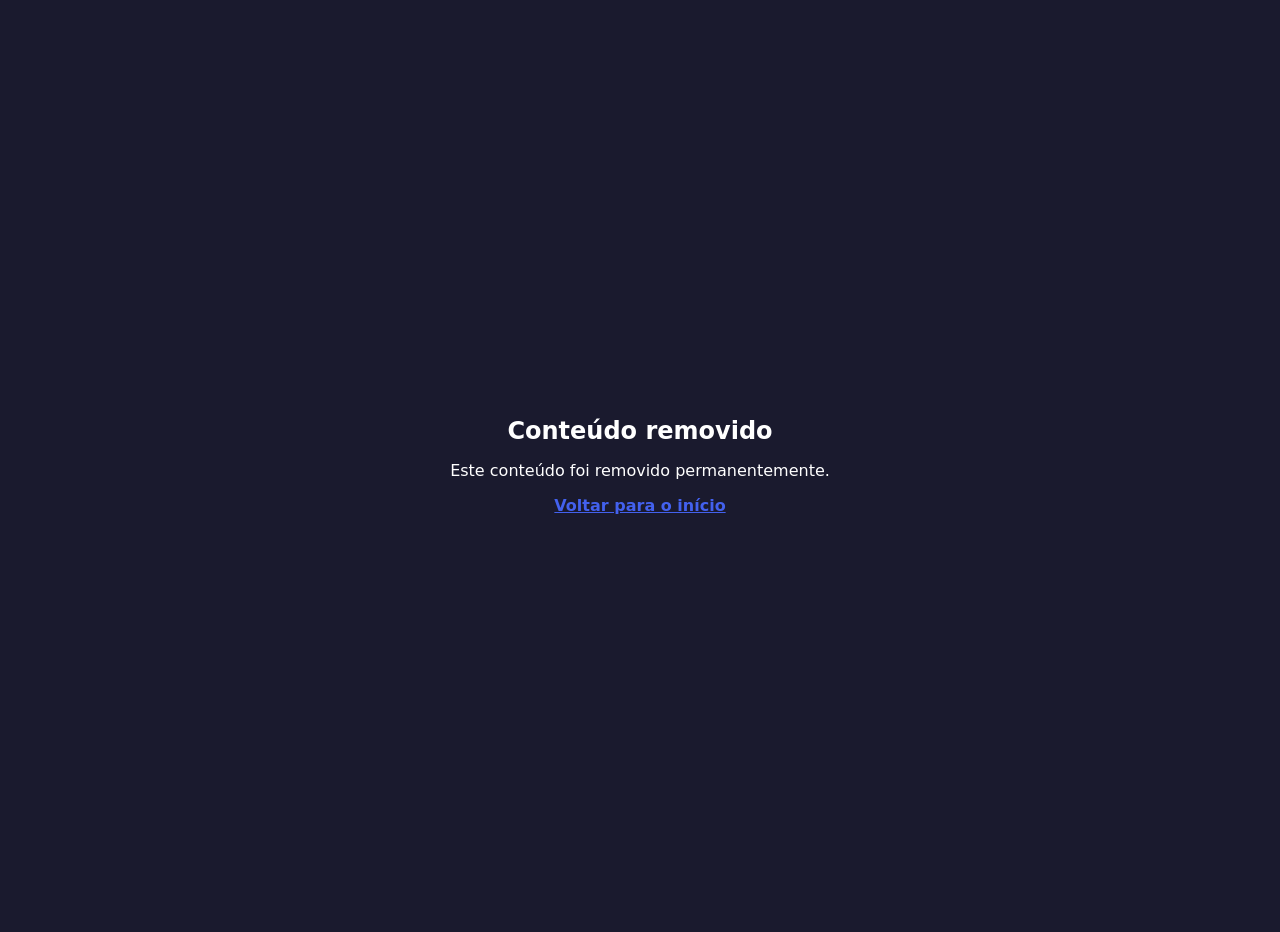
<file: post/blogujte-ze-sveho-zverejneneho-webu-a-z-mobilu/index.html>
<!DOCTYPE html>
<html lang="pt-BR">
<head>
<meta charset="UTF-8">
<title>Conteúdo removido — RC Impressoras</title>
<meta name="robots" content="noindex, nofollow">
<link rel="canonical" href="https://rcimpressoras.com/">
<style>body{font-family:system-ui,-apple-system,sans-serif;background:#1a1a2e;color:#fff;display:flex;align-items:center;justify-content:center;min-height:100vh;margin:0;text-align:center;padding:1rem}.box{max-width:480px}h1{font-size:1.5rem;margin-bottom:1rem}a{color:#4361ee;font-weight:600}</style>
</head>
<body>
<div class="box">
<h1>Conteúdo removido</h1>
<p>Este conteúdo foi removido permanentemente.</p>
<p><a href="https://rcimpressoras.com/">Voltar para o início</a></p>
</div>
</body>
</html>
</file>
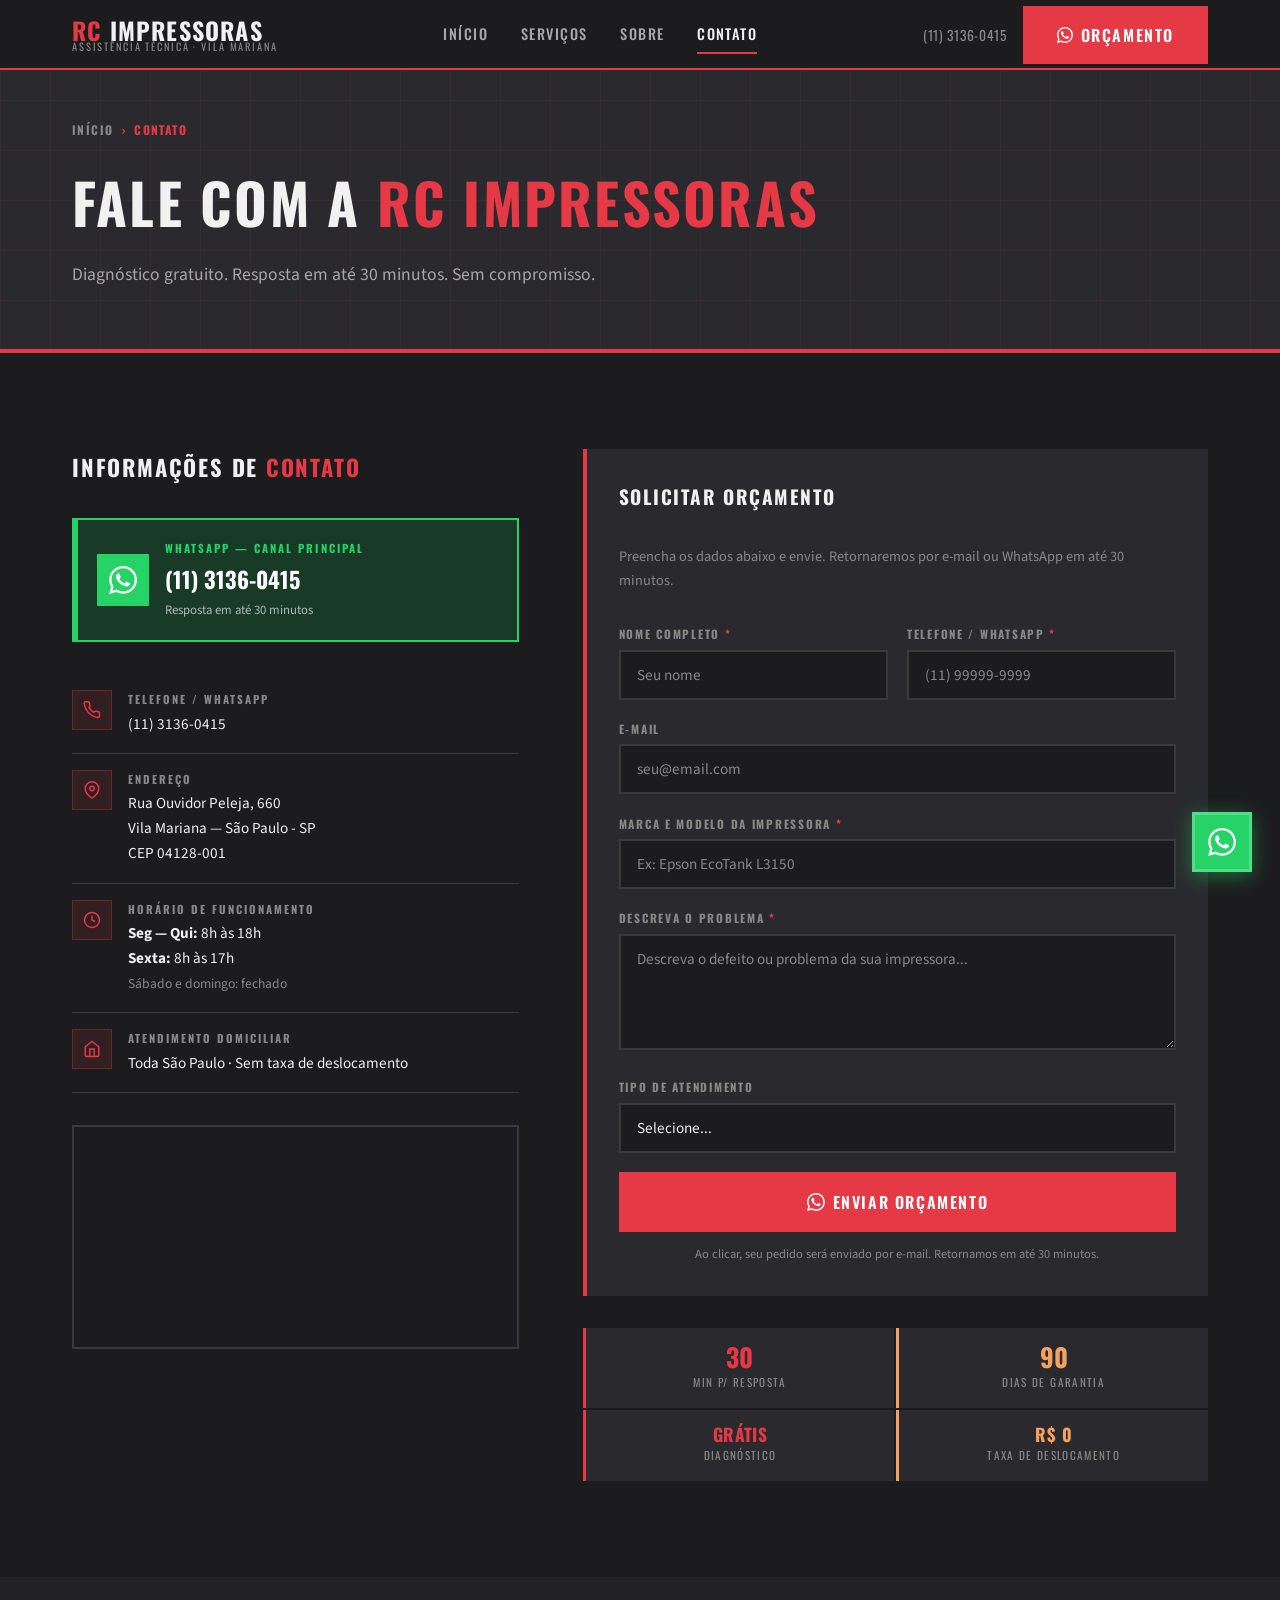
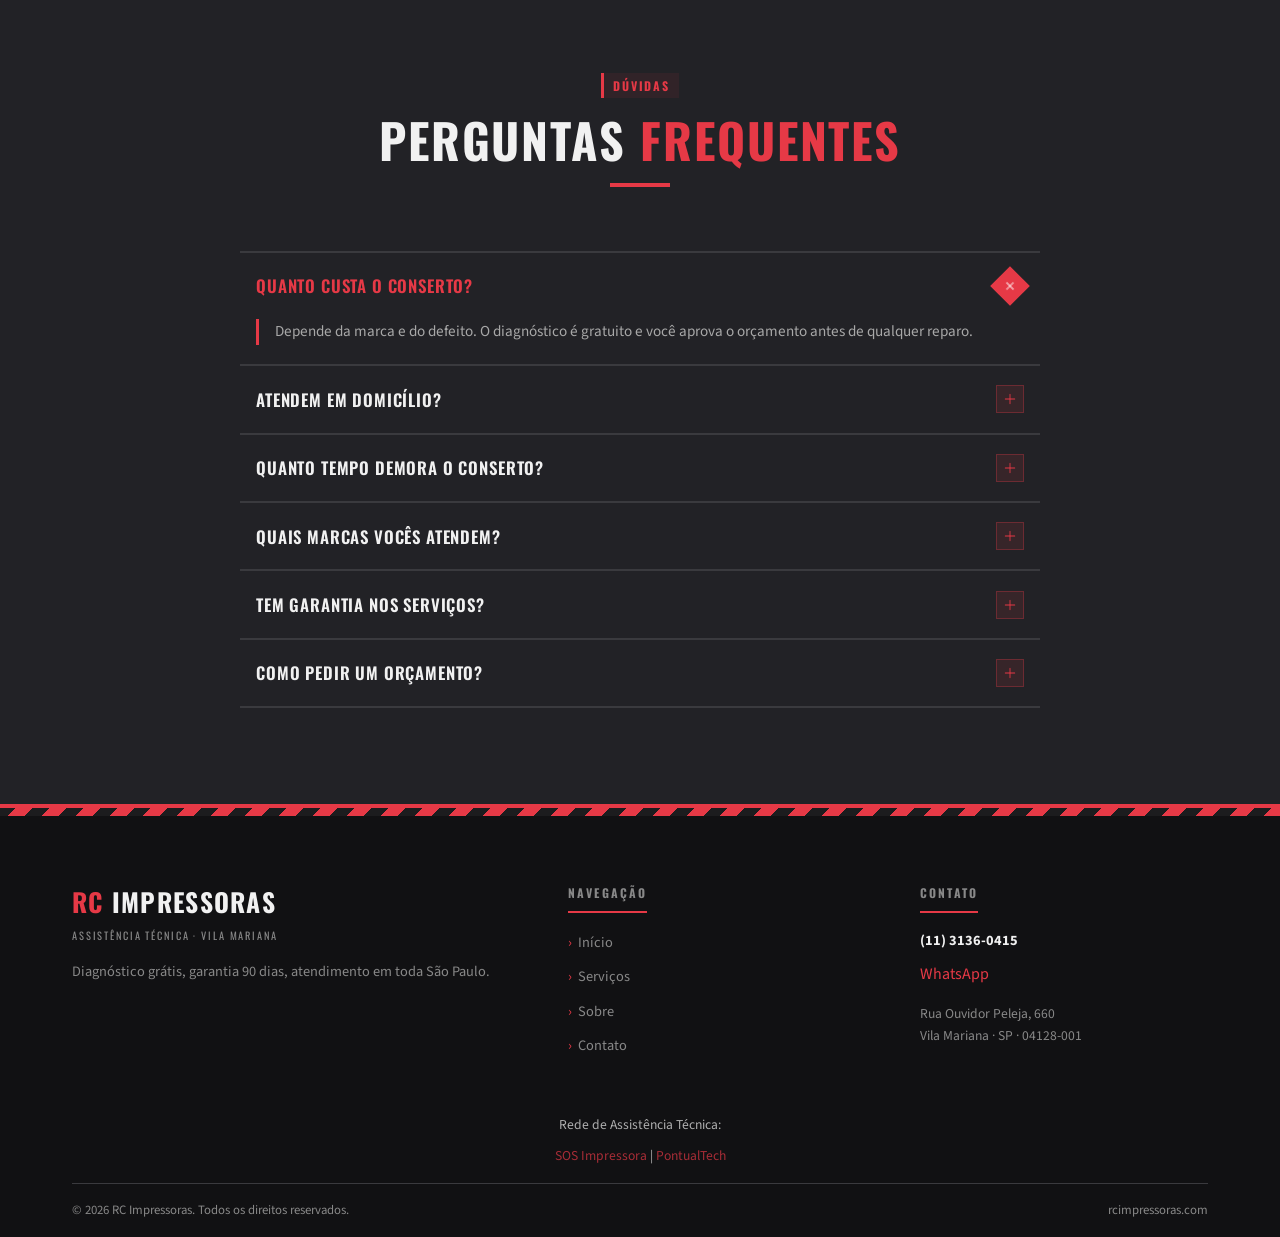
<file: contato.html>
<!DOCTYPE html>
<html lang="pt-BR">
<head>
  <meta charset="UTF-8">
  <meta name="viewport" content="width=device-width, initial-scale=1.0">
  <meta http-equiv="X-UA-Compatible" content="IE=edge">

  <title>Contato RC Impressoras | WhatsApp e Orçamento</title>
  <meta name="description" content="Fale com a RC Impressoras. Diagnóstico gratuito em São Paulo. WhatsApp (11) 3136-0415. Rua Ouvidor Peleja, 660 — Vila Mariana, SP.">
  <link rel="canonical" href="https://rcimpressoras.com/contato.html">

  <meta property="og:title" content="Contato RC Impressoras | WhatsApp">
  <meta property="og:description" content="Fale com a RC Impressoras. Diagnóstico gratuito em São Paulo.">
  <meta property="og:url" content="https://rcimpressoras.com/contato.html">
  <meta property="og:type" content="website">

  <!-- Geo Meta Tags -->
  <meta name="geo.region" content="BR-SP">
  <meta name="geo.placename" content="Vila Mariana, São Paulo">
  <meta name="geo.position" content="-23.5872;-46.6368">
  <meta name="ICBM" content="-23.5872, -46.6368">
  <meta name="author" content="RC Impressoras">
  <meta name="revisit-after" content="7 days">
  <meta name="language" content="pt-BR">

  <link rel="preconnect" href="https://fonts.googleapis.com">
  <link rel="preconnect" href="https://fonts.gstatic.com" crossorigin>
  <link rel="dns-prefetch" href="https://wa.me">
  <link href="https://fonts.googleapis.com/css2?family=Oswald:wght@400;500;600;700&family=Source+Sans+3:wght@300;400;600;700&display=swap" rel="stylesheet">
  <link rel="stylesheet" href="css/style.css">

  <style>
    body{background:#1c1c1e;color:#f1f1f1}
    .site-header{position:fixed;top:0;left:0;right:0;z-index:1000;background:rgba(28,28,30,.95);border-bottom:2px solid #e63946;height:70px}
  </style>

  <script type="application/ld+json">
  {
    "@context": "https://schema.org",
    "@type": "BreadcrumbList",
    "itemListElement": [
      {
        "@type": "ListItem",
        "position": 1,
        "name": "Início",
        "item": "https://rcimpressoras.com/"
      },
      {
        "@type": "ListItem",
        "position": 2,
        "name": "Contato",
        "item": "https://rcimpressoras.com/contato.html"
      }
    ]
  }
  </script>
</head>
<body>
<!-- Google Tag Manager (noscript) -->
<noscript><iframe src="https://www.googletagmanager.com/ns.html?id=GTM-5C2R848L"
height="0" width="0" style="display:none;visibility:hidden"></iframe></noscript>
<!-- End Google Tag Manager (noscript) -->

<!-- HEADER -->
<header class="site-header" role="banner">
  <div class="container">
    <nav class="nav-inner" aria-label="Navegação principal">
      <a href="index.html" class="nav-logo" aria-label="RC Impressoras — Página inicial">
        <span class="logo-main"><span>RC</span> Impressoras</span>
        <span class="logo-sub">Assistência Técnica · Vila Mariana</span>
      </a>
      <ul class="nav-links" role="list">
        <li><a href="index.html">Início</a></li>
        <li><a href="servicos.html">Serviços</a></li>
        <li><a href="sobre.html">Sobre</a></li>
        <li><a href="contato.html" class="active">Contato</a></li>
      </ul>
      <div class="nav-cta">
        <span class="nav-phone">(11) 3136-0415</span>
        <a href="https://wa.me/551131360415?text=Ol%C3%A1!%20Gostaria%20de%20solicitar%20um%20or%C3%A7amento." class="btn btn-primary" target="_blank" rel="noopener noreferrer">
          <svg width="16" height="16" fill="currentColor" viewBox="0 0 16 16" aria-hidden="true"><path d="M13.601 2.326A7.854 7.854 0 0 0 7.994 0C3.627 0 .068 3.558.064 7.926c0 1.399.366 2.76 1.057 3.965L0 16l4.204-1.102a7.933 7.933 0 0 0 3.79.965h.004c4.368 0 7.926-3.558 7.93-7.93A7.898 7.898 0 0 0 13.6 2.326zM7.994 14.521a6.573 6.573 0 0 1-3.356-.92l-.24-.144-2.494.654.666-2.433-.156-.251a6.56 6.56 0 0 1-1.007-3.505c0-3.626 2.957-6.584 6.591-6.584a6.56 6.56 0 0 1 4.66 1.931 6.557 6.557 0 0 1 1.928 4.66c-.004 3.639-2.961 6.592-6.592 6.592zm3.615-4.934c-.197-.099-1.17-.578-1.353-.646-.182-.065-.315-.099-.445.099-.133.197-.513.646-.627.775-.114.133-.232.148-.43.05-.197-.1-.836-.308-1.592-.985-.59-.525-.985-1.175-1.103-1.372-.114-.198-.011-.304.088-.403.087-.088.197-.232.296-.346.1-.114.133-.198.198-.33.065-.134.034-.248-.015-.347-.05-.099-.445-1.076-.612-1.47-.16-.389-.323-.335-.445-.34-.114-.007-.247-.007-.38-.007a.729.729 0 0 0-.529.247c-.182.198-.691.677-.691 1.654 0 .977.71 1.916.81 2.049.098.133 1.394 2.132 3.383 2.992.47.205.84.326 1.129.418.475.152.904.129 1.246.08.38-.058 1.171-.48 1.338-.943.164-.464.164-.86.114-.943-.049-.084-.182-.133-.38-.232z"/></svg>
          Orçamento
        </a>
      </div>
      <button class="nav-toggle" aria-label="Abrir menu" aria-expanded="false" aria-controls="mobile-nav">
        <span></span><span></span><span></span>
      </button>
    </nav>
  </div>
</header>

<nav class="mobile-nav" id="mobile-nav" aria-label="Navegação mobile">
  <a href="index.html">Início</a>
  <a href="servicos.html">Serviços</a>
  <a href="sobre.html">Sobre</a>
  <a href="contato.html">Contato</a>
  <a href="https://wa.me/551131360415?text=Ol%C3%A1!%20Preciso%20de%20ajuda%20com%20minha%20impressora." target="_blank" rel="noopener noreferrer" style="color:var(--primary)">WhatsApp: (11) 3136-0415</a>
</nav>

<main>

<!-- PAGE HERO -->
<section class="page-hero" aria-label="Contato RC Impressoras">
  <div class="container">
    <nav class="breadcrumb" aria-label="Localização na página">
      <a href="index.html">Início</a>
      <span aria-hidden="true">›</span>
      <span aria-current="page">Contato</span>
    </nav>
    <h1 class="page-hero-title">Fale com a <span>RC Impressoras</span></h1>
    <p class="page-hero-sub">Diagnóstico gratuito. Resposta em até 30 minutos. Sem compromisso.</p>
  </div>
</section>

<!-- CONTACT SECTION -->
<section class="contact" aria-labelledby="contact-title">
  <div class="container">

    <div class="contact-inner">

      <!-- LEFT: Info -->
      <div>
        <h2 id="contact-title" style="font-family:var(--font-heading);font-size:1.4rem;font-weight:700;text-transform:uppercase;letter-spacing:.08em;margin-bottom:var(--space-md);color:var(--text);">Informações de <span style="color:var(--primary)">Contato</span></h2>

        <!-- WhatsApp highlight -->
        <a href="https://wa.me/551131360415?text=Ol%C3%A1!%20Gostaria%20de%20solicitar%20um%20or%C3%A7amento." target="_blank" rel="noopener noreferrer" style="display:flex;align-items:center;gap:1rem;background:#1a3a28;border:2px solid #25d366;border-left:6px solid #25d366;padding:1.2rem;margin-bottom:var(--space-md);text-decoration:none;transition:box-shadow .25s ease;" onmouseover="this.style.boxShadow='0 4px 20px rgba(37,211,102,.3)'" onmouseout="this.style.boxShadow='none'" aria-label="Abrir WhatsApp">
          <div style="width:52px;height:52px;background:#25d366;display:flex;align-items:center;justify-content:center;flex-shrink:0;">
            <svg width="28" height="28" viewBox="0 0 24 24" fill="white" aria-hidden="true"><path d="M17.472 14.382c-.297-.149-1.758-.867-2.03-.967-.273-.099-.471-.148-.67.15-.197.297-.767.966-.94 1.164-.173.199-.347.223-.644.075-.297-.15-1.255-.463-2.39-1.475-.883-.788-1.48-1.761-1.653-2.059-.173-.297-.018-.458.13-.606.134-.133.298-.347.446-.52.149-.174.198-.298.298-.497.099-.198.05-.371-.025-.52-.075-.149-.669-1.612-.916-2.207-.242-.579-.487-.5-.669-.51-.173-.008-.371-.01-.57-.01-.198 0-.52.074-.792.372-.272.297-1.04 1.016-1.04 2.479 0 1.462 1.065 2.875 1.213 3.074.149.198 2.096 3.2 5.077 4.487.709.306 1.262.489 1.694.625.712.227 1.36.195 1.871.118.571-.085 1.758-.719 2.006-1.413.248-.694.248-1.289.173-1.413-.074-.124-.272-.198-.57-.347m-5.421 7.403h-.004a9.87 9.87 0 0 1-5.031-1.378l-.361-.214-3.741.982.998-3.648-.235-.374a9.86 9.86 0 0 1-1.51-5.26c.001-5.45 4.436-9.884 9.888-9.884 2.64 0 5.122 1.03 6.988 2.898a9.825 9.825 0 0 1 2.893 6.994c-.003 5.45-4.437 9.884-9.885 9.884m8.413-18.297A11.815 11.815 0 0 0 12.05 0C5.495 0 .16 5.335.157 11.892c0 2.096.547 4.142 1.588 5.945L.057 24l6.305-1.654a11.882 11.882 0 0 0 5.683 1.448h.005c6.554 0 11.89-5.335 11.893-11.893a11.821 11.821 0 0 0-3.48-8.413z"/></svg>
          </div>
          <div>
            <div style="font-family:var(--font-heading);font-size:.7rem;font-weight:700;letter-spacing:.18em;text-transform:uppercase;color:#25d366;margin-bottom:.2rem;">WhatsApp — Canal principal</div>
            <div style="font-family:var(--font-heading);font-size:1.4rem;font-weight:700;color:#fff;">(11) 3136-0415</div>
            <div style="font-size:.8rem;color:rgba(255,255,255,.65);margin-top:.1rem;">Resposta em até 30 minutos</div>
          </div>
        </a>

        <div class="contact-detail">
          <div class="contact-detail-icon" aria-hidden="true">
            <svg width="18" height="18" fill="none" stroke="currentColor" stroke-width="2" viewBox="0 0 24 24"><path d="M22 16.92v3a2 2 0 0 1-2.18 2 19.79 19.79 0 0 1-8.63-3.07A19.5 19.5 0 0 1 4.69 12 19.79 19.79 0 0 1 1.61 3.39 2 2 0 0 1 3.6 1h3a2 2 0 0 1 2 1.72c.127.96.361 1.903.7 2.81a2 2 0 0 1-.45 2.11L7.91 8.38a16 16 0 0 0 6.71 6.71l.96-.96a2 2 0 0 1 2.11-.45c.907.339 1.85.573 2.81.7A2 2 0 0 1 22 16.92z"/></svg>
          </div>
          <div>
            <p class="contact-detail-label">Telefone / WhatsApp</p>
            <p class="contact-detail-value"><a href="tel:+551131360415">(11) 3136-0415</a></p>
          </div>
        </div>

        <div class="contact-detail">
          <div class="contact-detail-icon" aria-hidden="true">
            <svg width="18" height="18" fill="none" stroke="currentColor" stroke-width="2" viewBox="0 0 24 24"><path d="M21 10c0 7-9 13-9 13s-9-6-9-13a9 9 0 0 1 18 0z"/><circle cx="12" cy="10" r="3"/></svg>
          </div>
          <div>
            <p class="contact-detail-label">Endereço</p>
            <p class="contact-detail-value">Rua Ouvidor Peleja, 660<br>Vila Mariana — São Paulo - SP<br>CEP 04128-001</p>
          </div>
        </div>

        <div class="contact-detail">
          <div class="contact-detail-icon" aria-hidden="true">
            <svg width="18" height="18" fill="none" stroke="currentColor" stroke-width="2" viewBox="0 0 24 24"><circle cx="12" cy="12" r="10"/><polyline points="12 6 12 12 16 14"/></svg>
          </div>
          <div>
            <p class="contact-detail-label">Horário de funcionamento</p>
            <p class="contact-detail-value">
              <strong>Seg — Qui:</strong> 8h às 18h<br>
              <strong>Sexta:</strong> 8h às 17h<br>
              <span style="font-size:.85rem;color:var(--text-muted)">Sábado e domingo: fechado</span>
            </p>
          </div>
        </div>

        <div class="contact-detail">
          <div class="contact-detail-icon" aria-hidden="true">
            <svg width="18" height="18" fill="none" stroke="currentColor" stroke-width="2" viewBox="0 0 24 24"><path d="M3 9l9-7 9 7v11a2 2 0 0 1-2 2H5a2 2 0 0 1-2-2z"/><polyline points="9 22 9 12 15 12 15 22"/></svg>
          </div>
          <div>
            <p class="contact-detail-label">Atendimento domiciliar</p>
            <p class="contact-detail-value">Toda São Paulo · Sem taxa de deslocamento</p>
          </div>
        </div>

        <!-- Map embed placeholder -->
        <div style="margin-top:var(--space-md);border:2px solid var(--border);overflow:hidden;">
          <iframe
            title="Localização RC Impressoras — Rua Ouvidor Peleja 660, Vila Mariana, São Paulo"
            src="https://www.google.com/maps/embed?pb=!1m18!1m12!1m3!1d3655.6!2d-46.6385!3d-23.5951!2m3!1f0!2f0!3f0!3m2!1i1024!2i768!4f13.1!3m3!1m2!1s0x0%3A0x0!2zUua6Ouvidor+Peleja+660+Vila+Mariana+S%C3%A3o+Paulo!5e0!3m2!1spt-BR!2sbr!4v1234567890"
            width="100%"
            height="220"
            style="border:0;display:block;filter:grayscale(1) invert(0.9) contrast(1.1);"
            allowfullscreen=""
            loading="lazy"
            referrerpolicy="no-referrer-when-downgrade">
          </iframe>
        </div>
      </div>

      <!-- RIGHT: Form -->
      <div>
        <div class="contact-form-wrap animate-in delay-2">
          <h3>Solicitar Orçamento</h3>
          <p style="font-size:.9rem;color:var(--text-muted);margin-bottom:var(--space-md);">Preencha os dados abaixo e envie. Retornaremos por e-mail ou WhatsApp em até 30 minutos.</p>

          <form id="contact-form" action="#" method="POST" novalidate aria-label="Formulário de orçamento" onsubmit="return enviarFormWhatsApp(event)">

            <div class="form-row">
              <div class="form-group">
                <label for="nome">Nome completo <span style="color:var(--primary)">*</span></label>
                <input type="text" id="nome" name="nome" placeholder="Seu nome" required autocomplete="name">
              </div>
              <div class="form-group">
                <label for="telefone">Telefone / WhatsApp <span style="color:var(--primary)">*</span></label>
                <input type="tel" id="telefone" name="telefone" placeholder="(11) 99999-9999" required autocomplete="tel">
              </div>
            </div>

            <div class="form-group">
              <label for="email">E-mail</label>
              <input type="email" id="email" name="email" placeholder="seu@email.com" autocomplete="email">
            </div>

            <div class="form-group">
              <label for="marca">Marca e modelo da impressora <span style="color:var(--primary)">*</span></label>
              <input type="text" id="marca" name="marca" placeholder="Ex: Epson EcoTank L3150" required>
            </div>

            <div class="form-group">
              <label for="problema">Descreva o problema <span style="color:var(--primary)">*</span></label>
              <textarea id="problema" name="problema" placeholder="Descreva o defeito ou problema da sua impressora..." required rows="4"></textarea>
            </div>

            <div class="form-group">
              <label for="tipo">Tipo de atendimento</label>
              <select id="tipo" name="tipo">
                <option value="">Selecione...</option>
                <option value="Levar à oficina">Levar à oficina</option>
                <option value="Atendimento domiciliar">Atendimento domiciliar</option>
                <option value="Manutenção preventiva">Manutenção preventiva (empresa)</option>
                <option value="Não sei ainda">Não sei ainda</option>
              </select>
            </div>

            <button type="submit" class="btn btn-primary" style="width:100%;justify-content:center;padding:1rem;">
              <svg width="18" height="18" fill="currentColor" viewBox="0 0 16 16" aria-hidden="true"><path d="M13.601 2.326A7.854 7.854 0 0 0 7.994 0C3.627 0 .068 3.558.064 7.926c0 1.399.366 2.76 1.057 3.965L0 16l4.204-1.102a7.933 7.933 0 0 0 3.79.965h.004c4.368 0 7.926-3.558 7.93-7.93A7.898 7.898 0 0 0 13.6 2.326zM7.994 14.521a6.573 6.573 0 0 1-3.356-.92l-.24-.144-2.494.654.666-2.433-.156-.251a6.56 6.56 0 0 1-1.007-3.505c0-3.626 2.957-6.584 6.591-6.584a6.56 6.56 0 0 1 4.66 1.931 6.557 6.557 0 0 1 1.928 4.66c-.004 3.639-2.961 6.592-6.592 6.592zm3.615-4.934c-.197-.099-1.17-.578-1.353-.646-.182-.065-.315-.099-.445.099-.133.197-.513.646-.627.775-.114.133-.232.148-.43.05-.197-.1-.836-.308-1.592-.985-.59-.525-.985-1.175-1.103-1.372-.114-.198-.011-.304.088-.403.087-.088.197-.232.296-.346.1-.114.133-.198.198-.33.065-.134.034-.248-.015-.347-.05-.099-.445-1.076-.612-1.47-.16-.389-.323-.335-.445-.34-.114-.007-.247-.007-.38-.007a.729.729 0 0 0-.529.247c-.182.198-.691.677-.691 1.654 0 .977.71 1.916.81 2.049.098.133 1.394 2.132 3.383 2.992.47.205.84.326 1.129.418.475.152.904.129 1.246.08.38-.058 1.171-.48 1.338-.943.164-.464.164-.86.114-.943-.049-.084-.182-.133-.38-.232z"/></svg>
              Enviar Orçamento
            </button>

            <p style="font-size:.78rem;color:var(--text-muted);margin-top:.75rem;text-align:center;">
              Ao clicar, seu pedido será enviado por e-mail. Retornamos em até 30 minutos.
            </p>
          </form>
        </div>

        <!-- Diferenciais rápidos -->
        <div style="margin-top:var(--space-md);display:grid;grid-template-columns:1fr 1fr;gap:2px;">
          <div style="background:var(--surface);border-left:3px solid var(--primary);padding:1rem;text-align:center;">
            <div style="font-family:var(--font-heading);font-size:1.6rem;font-weight:700;color:var(--primary);line-height:1;">30</div>
            <div style="font-size:.7rem;font-family:var(--font-heading);letter-spacing:.12em;text-transform:uppercase;color:var(--text-muted);margin-top:.2rem;">min p/ resposta</div>
          </div>
          <div style="background:var(--surface);border-left:3px solid var(--accent);padding:1rem;text-align:center;">
            <div style="font-family:var(--font-heading);font-size:1.6rem;font-weight:700;color:var(--accent);line-height:1;">90</div>
            <div style="font-size:.7rem;font-family:var(--font-heading);letter-spacing:.12em;text-transform:uppercase;color:var(--text-muted);margin-top:.2rem;">dias de garantia</div>
          </div>
          <div style="background:var(--surface);border-left:3px solid var(--primary);padding:1rem;text-align:center;">
            <div style="font-family:var(--font-heading);font-size:1.1rem;font-weight:700;color:var(--primary);line-height:1;letter-spacing:.02em;">GRÁTIS</div>
            <div style="font-size:.7rem;font-family:var(--font-heading);letter-spacing:.12em;text-transform:uppercase;color:var(--text-muted);margin-top:.2rem;">diagnóstico</div>
          </div>
          <div style="background:var(--surface);border-left:3px solid var(--accent);padding:1rem;text-align:center;">
            <div style="font-family:var(--font-heading);font-size:1.1rem;font-weight:700;color:var(--accent);line-height:1;letter-spacing:.02em;">R$ 0</div>
            <div style="font-size:.7rem;font-family:var(--font-heading);letter-spacing:.12em;text-transform:uppercase;color:var(--text-muted);margin-top:.2rem;">taxa de deslocamento</div>
          </div>
        </div>

      </div>
    </div>

  </div>
</section>

<!-- FAQ SNIPPET -->
<section style="padding:var(--space-xl) 0;background:var(--surface-alt);" aria-labelledby="faq-c-title">
  <div class="container">
    <div class="section-header" style="text-align:center;margin-bottom:var(--space-lg)">
      <div class="section-tag" aria-hidden="true">Dúvidas</div>
      <h2 class="section-title" id="faq-c-title">Perguntas <span>Frequentes</span></h2>
      <div class="divider-red center" aria-hidden="true"></div>
    </div>

    <div class="faq-list" role="list">
      <div class="faq-item" role="listitem">
        <button class="faq-question" aria-expanded="false" aria-controls="faqc-a1">
          Quanto custa o conserto?
          <span class="faq-icon" aria-hidden="true"><svg width="14" height="14" fill="currentColor" viewBox="0 0 16 16"><path d="M8 2a.5.5 0 0 1 .5.5v5h5a.5.5 0 0 1 0 1h-5v5a.5.5 0 0 1-1 0v-5h-5a.5.5 0 0 1 0-1h5v-5A.5.5 0 0 1 8 2z"/></svg></span>
        </button>
        <div class="faq-answer" id="faqc-a1" role="region">
          <p>Depende da marca e do defeito. O diagnóstico é gratuito e você aprova o orçamento antes de qualquer reparo.</p>
        </div>
      </div>
      <div class="faq-item" role="listitem">
        <button class="faq-question" aria-expanded="false" aria-controls="faqc-a2">
          Atendem em domicílio?
          <span class="faq-icon" aria-hidden="true"><svg width="14" height="14" fill="currentColor" viewBox="0 0 16 16"><path d="M8 2a.5.5 0 0 1 .5.5v5h5a.5.5 0 0 1 0 1h-5v5a.5.5 0 0 1-1 0v-5h-5a.5.5 0 0 1 0-1h5v-5A.5.5 0 0 1 8 2z"/></svg></span>
        </button>
        <div class="faq-answer" id="faqc-a2" role="region">
          <p>Sim, atendemos em Vila Mariana e em toda São Paulo sem taxa de deslocamento.</p>
        </div>
      </div>
      <div class="faq-item" role="listitem">
        <button class="faq-question" aria-expanded="false" aria-controls="faqc-a3">
          Quanto tempo demora o conserto?
          <span class="faq-icon" aria-hidden="true"><svg width="14" height="14" fill="currentColor" viewBox="0 0 16 16"><path d="M8 2a.5.5 0 0 1 .5.5v5h5a.5.5 0 0 1 0 1h-5v5a.5.5 0 0 1-1 0v-5h-5a.5.5 0 0 1 0-1h5v-5A.5.5 0 0 1 8 2z"/></svg></span>
        </button>
        <div class="faq-answer" id="faqc-a3" role="region">
          <p>Maioria em 24 horas. Casos complexos até 3 dias úteis.</p>
        </div>
      </div>
      <div class="faq-item" role="listitem">
        <button class="faq-question" aria-expanded="false" aria-controls="faqc-a4">
          Quais marcas vocês atendem?
          <span class="faq-icon" aria-hidden="true"><svg width="14" height="14" fill="currentColor" viewBox="0 0 16 16"><path d="M8 2a.5.5 0 0 1 .5.5v5h5a.5.5 0 0 1 0 1h-5v5a.5.5 0 0 1-1 0v-5h-5a.5.5 0 0 1 0-1h5v-5A.5.5 0 0 1 8 2z"/></svg></span>
        </button>
        <div class="faq-answer" id="faqc-a4" role="region">
          <p>HP, Canon, Epson, Brother, Samsung, Zebra, Lexmark e outras. Entre em contato para confirmar sua marca.</p>
        </div>
      </div>
      <div class="faq-item" role="listitem">
        <button class="faq-question" aria-expanded="false" aria-controls="faqc-a5">
          Tem garantia nos serviços?
          <span class="faq-icon" aria-hidden="true"><svg width="14" height="14" fill="currentColor" viewBox="0 0 16 16"><path d="M8 2a.5.5 0 0 1 .5.5v5h5a.5.5 0 0 1 0 1h-5v5a.5.5 0 0 1-1 0v-5h-5a.5.5 0 0 1 0-1h5v-5A.5.5 0 0 1 8 2z"/></svg></span>
        </button>
        <div class="faq-answer" id="faqc-a5" role="region">
          <p>Sim, 90 dias em todos os serviços de peças e mão de obra.</p>
        </div>
      </div>
      <div class="faq-item" role="listitem">
        <button class="faq-question" aria-expanded="false" aria-controls="faqc-a6">
          Como pedir um orçamento?
          <span class="faq-icon" aria-hidden="true"><svg width="14" height="14" fill="currentColor" viewBox="0 0 16 16"><path d="M8 2a.5.5 0 0 1 .5.5v5h5a.5.5 0 0 1 0 1h-5v5a.5.5 0 0 1-1 0v-5h-5a.5.5 0 0 1 0-1h5v-5A.5.5 0 0 1 8 2z"/></svg></span>
        </button>
        <div class="faq-answer" id="faqc-a6" role="region">
          <p>Pelo formulário acima ou direto no WhatsApp (11) 3136-0415. Respondemos em até 30 minutos.</p>
        </div>
      </div>
    </div>
  </div>
</section>

</main>

<footer class="site-footer" role="contentinfo">
  <div class="danger-tape" aria-hidden="true"></div>
  <div class="container">
    <div class="footer-top">
      <div class="footer-brand">
        <p class="logo-main"><span>RC</span> Impressoras</p>
        <span class="logo-sub">Assistência Técnica · Vila Mariana</span>
        <p>Diagnóstico grátis, garantia 90 dias, atendimento em toda São Paulo.</p>
      </div>
      <nav aria-label="Links do rodapé">
        <p class="footer-col-title">Navegação</p>
        <ul class="footer-links">
          <li><a href="index.html">Início</a></li>
          <li><a href="servicos.html">Serviços</a></li>
          <li><a href="sobre.html">Sobre</a></li>
          <li><a href="contato.html">Contato</a></li>
        </ul>
      </nav>
      <div>
        <p class="footer-col-title">Contato</p>
        <p style="color:var(--neutral);font-size:.9rem"><strong style="color:var(--text)">(11) 3136-0415</strong></p>
        <p style="margin-top:.5rem"><a href="https://wa.me/551131360415?text=Ol%C3%A1!%20Preciso%20de%20ajuda%20com%20minha%20impressora." target="_blank" rel="noopener noreferrer" style="color:var(--primary)">WhatsApp</a></p>
        <p style="margin-top:1rem;font-size:.85rem;color:var(--text-muted)">Rua Ouvidor Peleja, 660<br>Vila Mariana · SP · 04128-001</p>
      </div>
    </div>
    <div class="partner-network">
      <p>Rede de Assistência Técnica:</p>
      <a href="https://sosimpressora.com" target="_blank" rel="noopener">SOS Impressora</a> |
      <a href="https://pontualtech.net" target="_blank" rel="noopener">PontualTech</a>
    </div>
    <div class="footer-bottom">
      <p>&copy; 2026 RC Impressoras. Todos os direitos reservados.</p>
      <p><a href="https://rcimpressoras.com">rcimpressoras.com</a></p>
    </div>
  </div>
</footer>

<a href="https://wa.me/551131360415?text=Ol%C3%A1!%20Gostaria%20de%20solicitar%20um%20or%C3%A7amento." class="wa-float" target="_blank" rel="noopener noreferrer" aria-label="Falar no WhatsApp">
  <svg viewBox="0 0 24 24" fill="currentColor" aria-hidden="true"><path d="M17.472 14.382c-.297-.149-1.758-.867-2.03-.967-.273-.099-.471-.148-.67.15-.197.297-.767.966-.94 1.164-.173.199-.347.223-.644.075-.297-.15-1.255-.463-2.39-1.475-.883-.788-1.48-1.761-1.653-2.059-.173-.297-.018-.458.13-.606.134-.133.298-.347.446-.52.149-.174.198-.298.298-.497.099-.198.05-.371-.025-.52-.075-.149-.669-1.612-.916-2.207-.242-.579-.487-.5-.669-.51-.173-.008-.371-.01-.57-.01-.198 0-.52.074-.792.372-.272.297-1.04 1.016-1.04 2.479 0 1.462 1.065 2.875 1.213 3.074.149.198 2.096 3.2 5.077 4.487.709.306 1.262.489 1.694.625.712.227 1.36.195 1.871.118.571-.085 1.758-.719 2.006-1.413.248-.694.248-1.289.173-1.413-.074-.124-.272-.198-.57-.347m-5.421 7.403h-.004a9.87 9.87 0 0 1-5.031-1.378l-.361-.214-3.741.982.998-3.648-.235-.374a9.86 9.86 0 0 1-1.51-5.26c.001-5.45 4.436-9.884 9.888-9.884 2.64 0 5.122 1.03 6.988 2.898a9.825 9.825 0 0 1 2.893 6.994c-.003 5.45-4.437 9.884-9.885 9.884m8.413-18.297A11.815 11.815 0 0 0 12.05 0C5.495 0 .16 5.335.157 11.892c0 2.096.547 4.142 1.588 5.945L.057 24l6.305-1.654a11.882 11.882 0 0 0 5.683 1.448h.005c6.554 0 11.89-5.335 11.893-11.893a11.821 11.821 0 0 0-3.48-8.413z"/></svg>
  <span class="wa-tooltip">Falar no WhatsApp</span>
</a>

<script src="js/main.js"></script>
<script>
  // Form contato → WhatsApp direto (substitui formsubmit.co, fora do ar 15/05/2026)
  function enviarFormWhatsApp(ev){
    ev.preventDefault();
    var f=ev.target;
    function v(n){var el=f.querySelector('[name="'+n+'"]');return el?el.value.trim():'';}
    var nome=v('nome'), tel=v('telefone'), email=v('email'), marca=v('marca'), tipo=v('tipo'), problema=v('problema');
    if(!nome||!tel||!problema){alert('Preencha todos os campos obrigatórios.');return false;}
    var msg='Olá! Solicitação pelo site rcimpressoras.com:\n\n';
    msg+='Nome: '+nome+'\n';
    msg+='Telefone: '+tel+'\n';
    if(email) msg+='E-mail: '+email+'\n';
    if(marca) msg+='Marca/Modelo: '+marca+'\n';
    if(tipo) msg+='Tipo de serviço: '+tipo+'\n';
    msg+='\nProblema: '+problema;
    try{if(typeof gtag==='function'){gtag('event','generate_lead',{event_category:'contato_form_wa',value:1,currency:'BRL'});}}catch(e){}
    window.open('https://wa.me/551131360415?text='+encodeURIComponent(msg),'_blank');
    return false;
  }
</script>
</body>
</html>
</file>
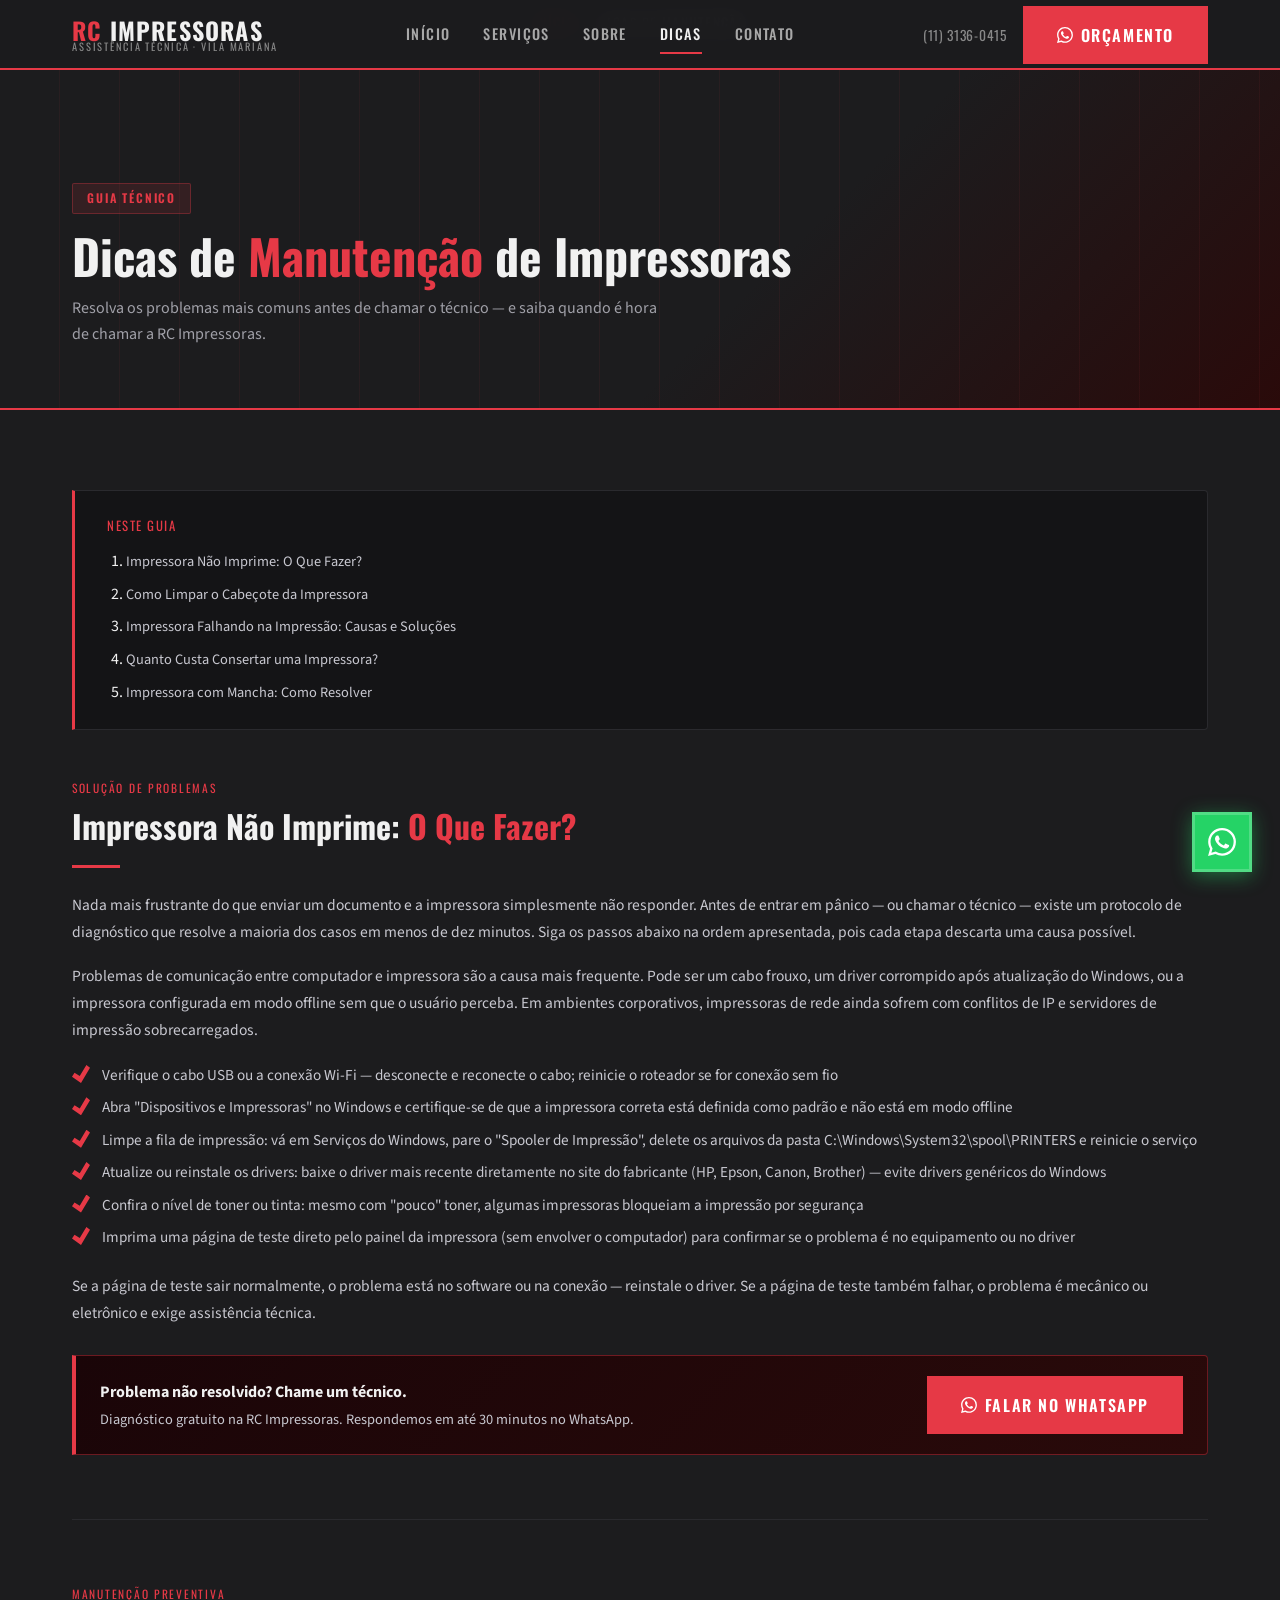
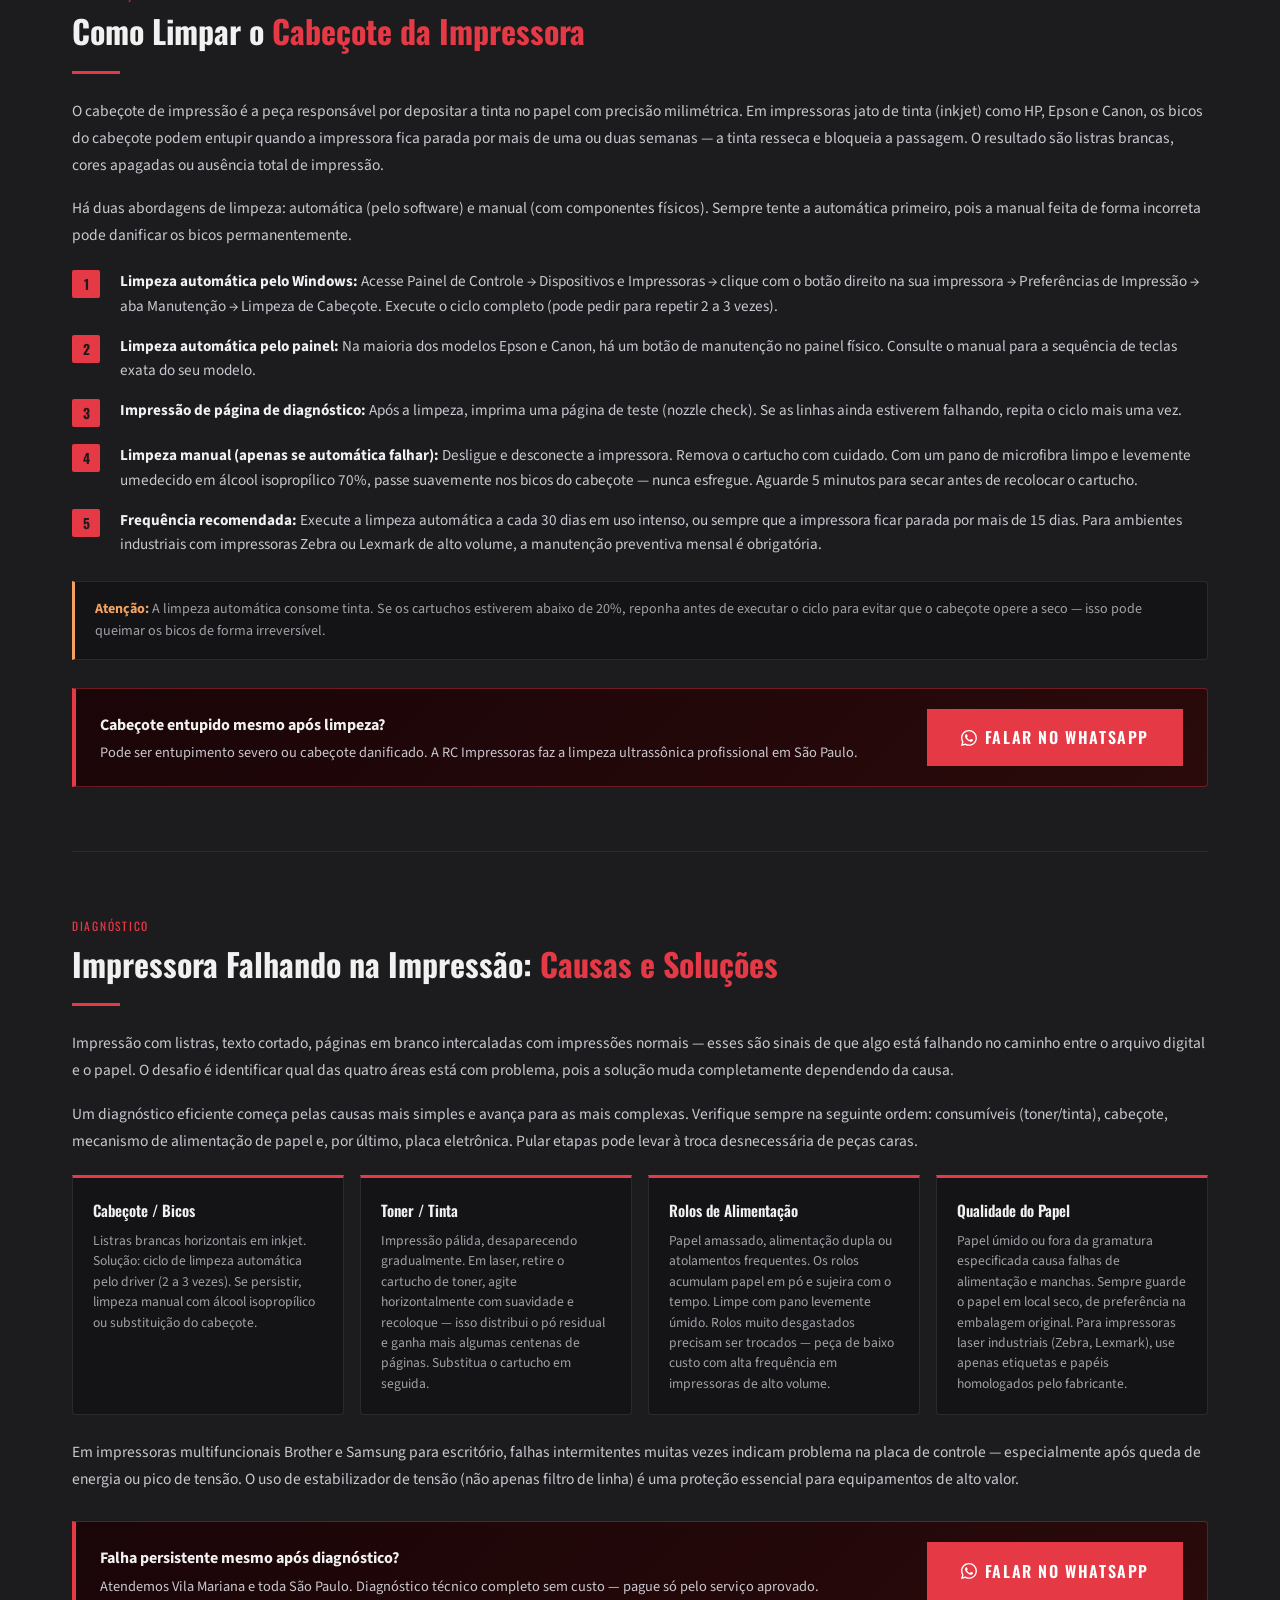
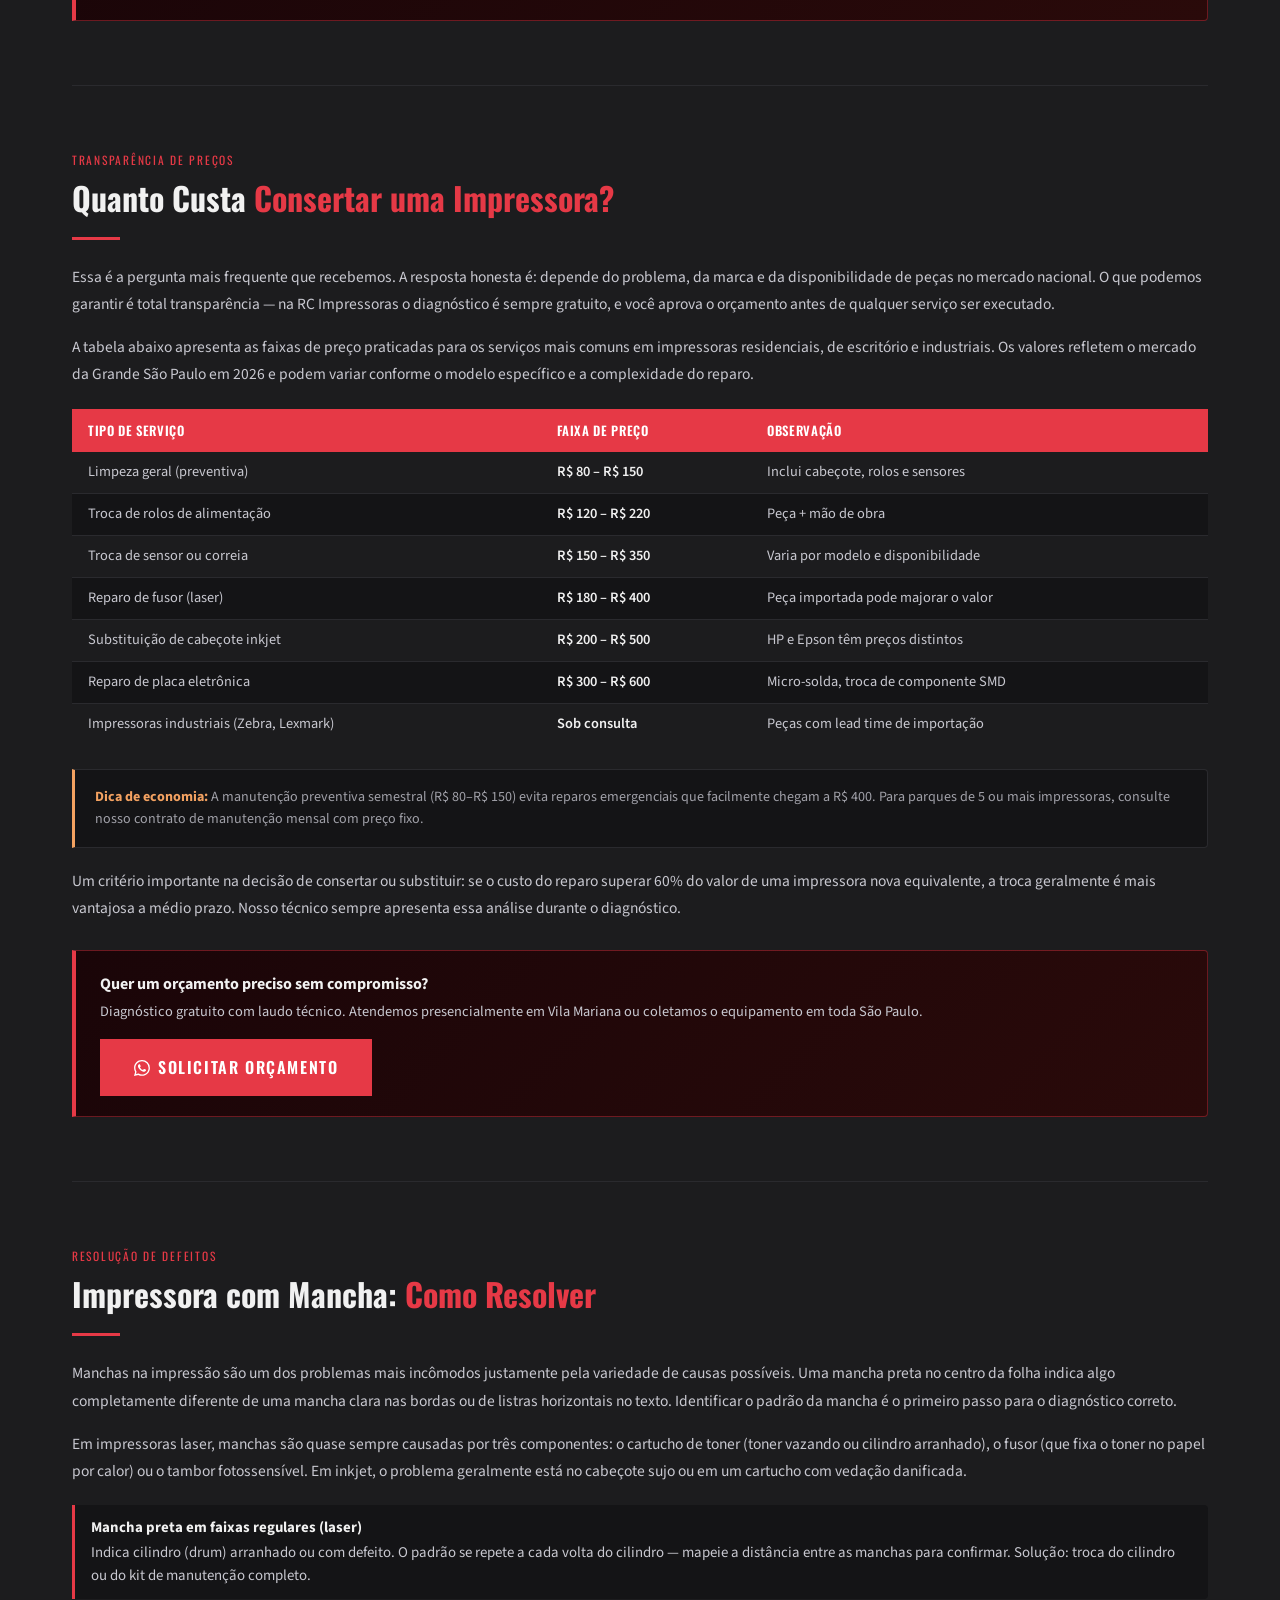
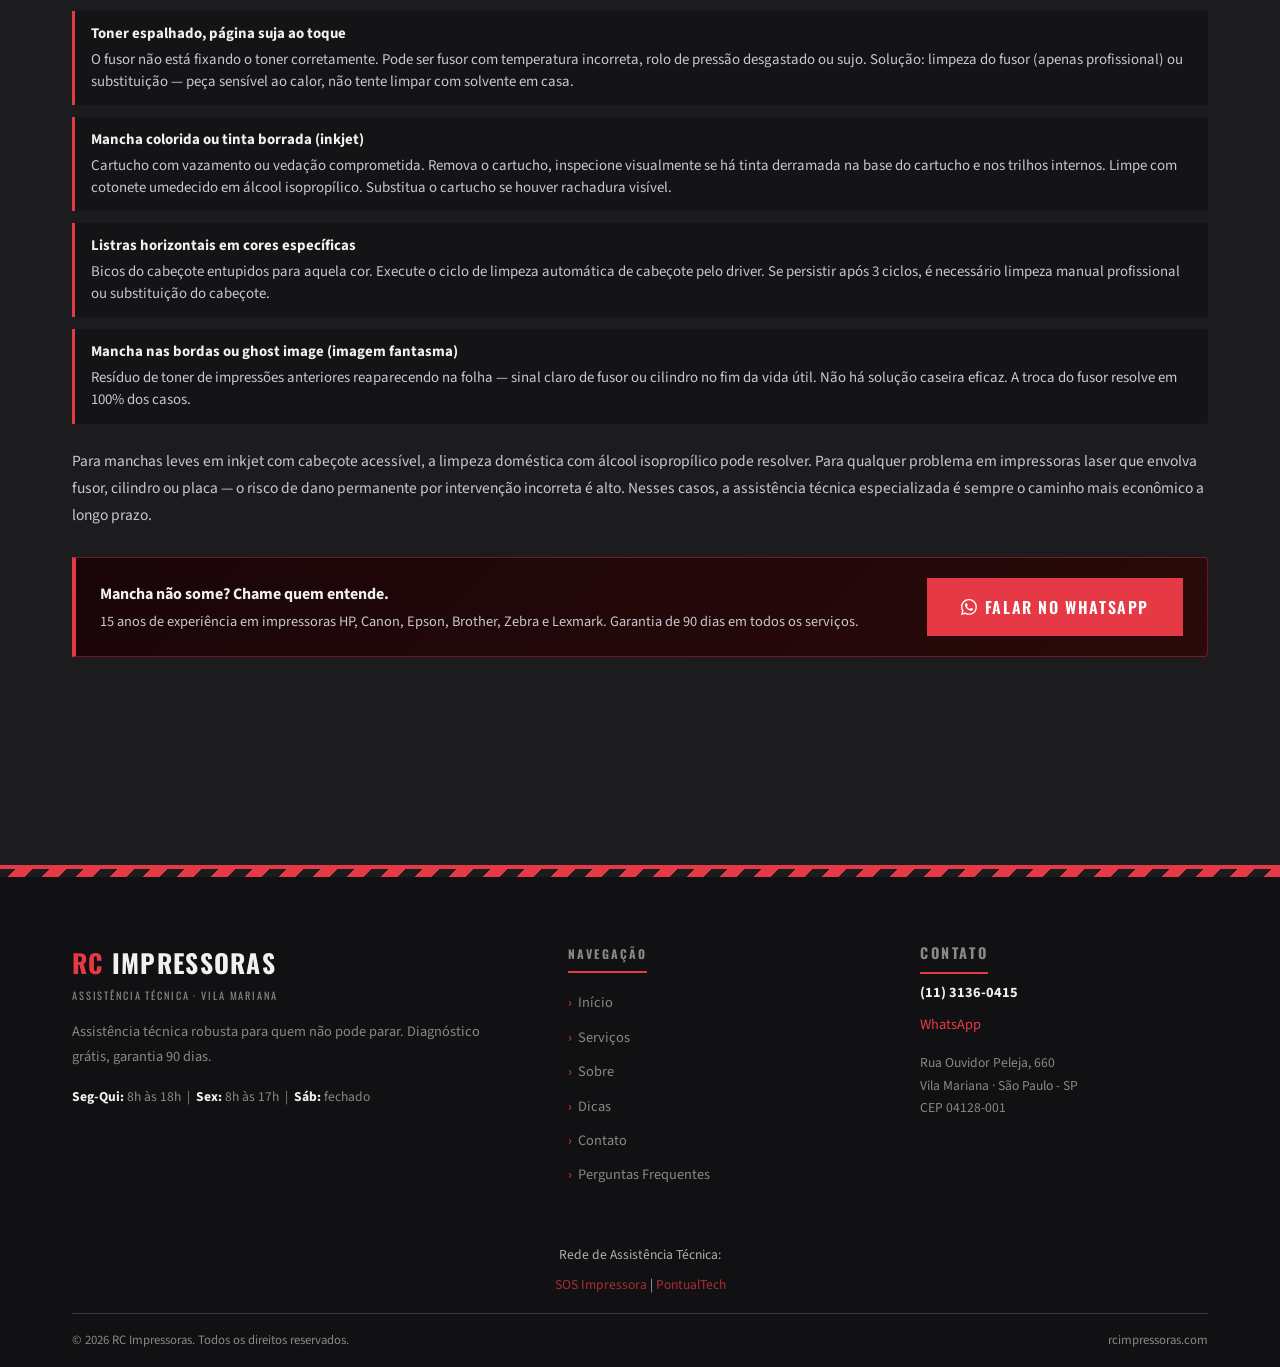
<file: dicas.html>
<!DOCTYPE html>
<html lang="pt-BR">
<head>
  <meta charset="UTF-8">
  <meta name="viewport" content="width=device-width, initial-scale=1.0">
  <meta http-equiv="X-UA-Compatible" content="IE=edge">

  <!-- SEO -->
  <title>Dicas de Manutenção de Impressoras | RC Impressoras</title>
  <meta name="description" content="Guia prático: impressora não imprime, manchas, cabeçote sujo. Dicas de manutenção + assistência técnica industrial em São Paulo.">
  <meta name="keywords" content="impressora não imprime, limpar cabeçote impressora, impressora falhando, conserto impressora preço, impressora com mancha, manutenção impressora SP">
  <link rel="canonical" href="https://rcimpressoras.com/dicas.html">

  <!-- Open Graph -->
  <meta property="og:title" content="Dicas de Manutenção de Impressoras | RC Impressoras">
  <meta property="og:description" content="Guia prático: impressora não imprime, manchas, cabeçote sujo. Dicas de manutenção + assistência técnica industrial em São Paulo.">
  <meta property="og:url" content="https://rcimpressoras.com/dicas.html">
  <meta property="og:type" content="article">
  <meta property="og:locale" content="pt_BR">

  <!-- Geo Meta Tags -->
  <meta name="geo.region" content="BR-SP">
  <meta name="geo.placename" content="Vila Mariana, São Paulo">
  <meta name="geo.position" content="-23.5872;-46.6368">
  <meta name="ICBM" content="-23.5872, -46.6368">
  <meta name="author" content="RC Impressoras">
  <meta name="revisit-after" content="7 days">
  <meta name="language" content="pt-BR">

  <!-- Fonts (preconnect first) -->
  <link rel="preconnect" href="https://fonts.googleapis.com">
  <link rel="preconnect" href="https://fonts.gstatic.com" crossorigin>
  <link rel="dns-prefetch" href="https://formsubmit.co">
  <link href="https://fonts.googleapis.com/css2?family=Oswald:wght@400;500;600;700&family=Source+Sans+3:wght@300;400;600;700&display=swap" rel="stylesheet">

  <!-- Styles -->
  <link rel="stylesheet" href="css/style.css">

  <!-- Critical inline CSS -->
  <style>
    body{background:#1c1c1e;color:#f1f1f1}
    .site-header{position:fixed;top:0;left:0;right:0;z-index:1000;background:rgba(28,28,30,.95);border-bottom:2px solid #e63946;height:70px}

    /* ── Page Hero (compact) ── */
    .page-hero{padding:120px 0 60px;background:linear-gradient(135deg,#1c1c1e 60%,#2a0a0a 100%);border-bottom:2px solid #e63946;position:relative;overflow:hidden}
    .page-hero::before{content:'';position:absolute;inset:0;background:repeating-linear-gradient(90deg,transparent,transparent 59px,rgba(230,57,70,.06) 59px,rgba(230,57,70,.06) 60px);pointer-events:none}
    .page-hero-tag{display:inline-block;font-family:'Oswald',sans-serif;font-size:.75rem;font-weight:600;letter-spacing:.15em;text-transform:uppercase;color:#e63946;background:rgba(230,57,70,.12);border:1px solid rgba(230,57,70,.3);padding:.3rem .9rem;border-radius:2px;margin-bottom:1rem}
    .page-hero h1{font-family:'Oswald',sans-serif;font-size:clamp(2rem,5vw,3rem);font-weight:700;line-height:1.1;margin-bottom:.75rem}
    .page-hero h1 span{color:#e63946}
    .page-hero-sub{color:#a0a0a8;font-size:1rem;max-width:600px}

    /* ── Breadcrumb ── */
    .breadcrumb{padding:.75rem 0;background:#141416;border-bottom:1px solid #2a2a2e}
    .breadcrumb ol{list-style:none;display:flex;flex-wrap:wrap;gap:.4rem;margin:0;padding:0;font-size:.82rem;color:#a0a0a8}
    .breadcrumb li+li::before{content:'›';margin-right:.4rem;color:#e63946}
    .breadcrumb a{color:#a0a0a8;text-decoration:none;transition:color .2s}
    .breadcrumb a:hover{color:#e63946}
    .breadcrumb [aria-current]{color:#f1f1f1;font-weight:500}

    /* ── Tips Layout ── */
    .tips-page{padding:80px 0}
    .tips-toc{background:#141416;border:1px solid #2a2a2e;border-left:3px solid #e63946;padding:1.5rem 2rem;margin-bottom:3rem;border-radius:0 4px 4px 0}
    .tips-toc p{font-family:'Oswald',sans-serif;font-size:.8rem;letter-spacing:.12em;text-transform:uppercase;color:#e63946;margin:0 0 .75rem}
    .tips-toc ol{margin:0;padding-left:1.2rem;display:flex;flex-direction:column;gap:.4rem}
    .tips-toc a{color:#c8c8d0;text-decoration:none;font-size:.9rem;transition:color .2s}
    .tips-toc a:hover{color:#e63946}

    /* ── Tip Section ── */
    .tip-section{margin-bottom:4rem;padding-bottom:4rem;border-bottom:1px solid #2a2a2e}
    .tip-section:last-of-type{border-bottom:none}
    .tip-section-tag{font-family:'Oswald',sans-serif;font-size:.72rem;letter-spacing:.15em;text-transform:uppercase;color:#e63946;margin-bottom:.6rem}
    .tip-section h2{font-family:'Oswald',sans-serif;font-size:clamp(1.5rem,3.5vw,2rem);font-weight:700;line-height:1.2;margin-bottom:1.25rem;color:#f1f1f1}
    .tip-section h2 span{color:#e63946}
    .tip-divider{width:48px;height:3px;background:#e63946;margin-bottom:1.5rem}
    .tip-section p{color:#c8c8d0;line-height:1.75;margin-bottom:1rem;font-size:.97rem}

    /* Checklist */
    .tip-checklist{list-style:none;padding:0;margin:1.25rem 0 1.5rem;display:flex;flex-direction:column;gap:.6rem}
    .tip-checklist li{display:flex;align-items:flex-start;gap:.75rem;color:#c8c8d0;font-size:.95rem;line-height:1.5}
    .tip-checklist li::before{content:'';flex-shrink:0;width:18px;height:18px;margin-top:1px;background:#e63946;clip-path:polygon(14% 44%,0 65%,50% 100%,100% 16%,80% 0%,43% 62%);display:block}

    /* Step List */
    .tip-steps{list-style:none;padding:0;margin:1.25rem 0 1.5rem;counter-reset:steps;display:flex;flex-direction:column;gap:1rem}
    .tip-steps li{counter-increment:steps;display:grid;grid-template-columns:36px 1fr;gap:.75rem;align-items:flex-start}
    .tip-steps li::before{content:counter(steps);font-family:'Oswald',sans-serif;font-weight:700;font-size:.85rem;color:#1c1c1e;background:#e63946;width:28px;height:28px;border-radius:2px;display:flex;align-items:center;justify-content:center;flex-shrink:0;margin-top:1px}
    .tip-steps li span{color:#c8c8d0;font-size:.95rem;line-height:1.6}
    .tip-steps li strong{color:#f1f1f1}

    /* Price Table */
    .price-table{width:100%;border-collapse:collapse;margin:1.25rem 0 1.5rem;font-size:.9rem}
    .price-table th{background:#e63946;color:#fff;font-family:'Oswald',sans-serif;font-weight:600;letter-spacing:.05em;text-transform:uppercase;padding:.7rem 1rem;text-align:left;font-size:.8rem}
    .price-table td{padding:.65rem 1rem;border-bottom:1px solid #2a2a2e;color:#c8c8d0;line-height:1.4}
    .price-table tr:last-child td{border-bottom:none}
    .price-table tr:nth-child(even) td{background:#141416}
    .price-table .price-val{color:#f1f1f1;font-weight:600;white-space:nowrap}

    /* Diagnosis Grid */
    .diag-grid{display:grid;grid-template-columns:repeat(auto-fit,minmax(220px,1fr));gap:1rem;margin:1.25rem 0 1.5rem}
    .diag-card{background:#141416;border:1px solid #2a2a2e;border-top:3px solid #e63946;padding:1.25rem;border-radius:0 0 4px 4px}
    .diag-card-title{font-family:'Oswald',sans-serif;font-weight:600;color:#f1f1f1;font-size:.95rem;margin-bottom:.5rem}
    .diag-card p{color:#a0a0a8;font-size:.85rem;margin:0;line-height:1.5}

    /* Causes List (mancha section) */
    .causes-list{list-style:none;padding:0;margin:1.25rem 0 1.5rem;display:flex;flex-direction:column;gap:.75rem}
    .causes-list li{padding:.75rem 1rem;background:#141416;border-left:3px solid #e63946;color:#c8c8d0;font-size:.93rem;line-height:1.5;border-radius:0 4px 4px 0}
    .causes-list strong{color:#f1f1f1;display:block;margin-bottom:.2rem}

    /* CTA Box */
    .tip-cta{display:flex;flex-wrap:wrap;align-items:center;justify-content:space-between;gap:1rem;background:linear-gradient(135deg,#1a0508,#2a0a0a);border:1px solid rgba(230,57,70,.4);border-left:4px solid #e63946;padding:1.25rem 1.5rem;border-radius:0 4px 4px 0;margin-top:1.75rem}
    .tip-cta p{margin:0;color:#c8c8d0;font-size:.9rem;line-height:1.5}
    .tip-cta strong{color:#f1f1f1;display:block;font-size:1rem;margin-bottom:.25rem}
    .tip-cta a.btn{flex-shrink:0;display:inline-flex;align-items:center;gap:.5rem}

    /* Sidebar sticky note */
    .tip-note{background:#141416;border:1px solid #2a2a2e;border-left:3px solid #f4a261;padding:1rem 1.25rem;border-radius:0 4px 4px 0;margin:1.25rem 0;font-size:.88rem;color:#a0a0a8;line-height:1.6}
    .tip-note strong{color:#f4a261}

    @media(max-width:640px){
      .price-table th,.price-table td{padding:.5rem .6rem;font-size:.82rem}
      .tip-cta{flex-direction:column;align-items:flex-start}
    }
  </style>

  <!-- JSON-LD: FAQPage -->
  <script type="application/ld+json">
  {
    "@context": "https://schema.org",
    "@type": "FAQPage",
    "mainEntity": [
      {
        "@type": "Question",
        "name": "O que fazer quando a impressora não imprime?",
        "acceptedAnswer": {
          "@type": "Answer",
          "text": "Verifique os cabos e a conexão USB ou Wi-Fi, limpe a fila de impressão, atualize ou reinstale os drivers, confira o nível de toner ou tinta e imprima uma página de teste pelo painel da impressora. Se o problema persistir, chame um técnico."
        }
      },
      {
        "@type": "Question",
        "name": "Como limpar o cabeçote da impressora?",
        "acceptedAnswer": {
          "@type": "Answer",
          "text": "Use a função de limpeza de cabeçote disponível nas configurações de impressão do Windows ou no painel da própria impressora. Para limpeza manual, desligue o equipamento, remova o cartucho e passe um pano de microfibra levemente umedecido em álcool isopropílico nos bicos do cabeçote. Repita a cada 30 dias de uso intenso."
        }
      },
      {
        "@type": "Question",
        "name": "Por que a impressora está falhando na impressão?",
        "acceptedAnswer": {
          "@type": "Answer",
          "text": "As causas mais comuns são: cabeçote entupido ou desgastado, toner ou tinta em nível crítico, rolos de alimentação sujos ou gastos e papel úmido. Faça um diagnóstico por partes antes de trocar peças."
        }
      },
      {
        "@type": "Question",
        "name": "Quanto custa consertar uma impressora?",
        "acceptedAnswer": {
          "@type": "Answer",
          "text": "Limpeza geral custa entre R$ 80 e R$ 150. Troca de peças como rolos e sensores fica entre R$ 150 e R$ 350. Reparo de placa ou cabeçote industrial pode variar entre R$ 300 e R$ 600. O diagnóstico na RC Impressoras é gratuito."
        }
      },
      {
        "@type": "Question",
        "name": "Por que a impressora está saindo com mancha?",
        "acceptedAnswer": {
          "@type": "Answer",
          "text": "Manchas geralmente indicam toner espalhado por cilindro danificado, fusor com defeito, cabeçote de tinta sujo ou cartucho com vazamento. Soluções caseiras como limpeza de cabeçote ajudam em casos leves; problemas no fusor ou cilindro exigem assistência técnica."
        }
      }
    ]
  }
  </script>

  <!-- JSON-LD: BreadcrumbList -->
  <script type="application/ld+json">
  {
    "@context": "https://schema.org",
    "@type": "BreadcrumbList",
    "itemListElement": [
      {
        "@type": "ListItem",
        "position": 1,
        "name": "Início",
        "item": "https://rcimpressoras.com/"
      },
      {
        "@type": "ListItem",
        "position": 2,
        "name": "Dicas de Manutenção",
        "item": "https://rcimpressoras.com/dicas.html"
      }
    ]
  }
  </script>

  <!-- JSON-LD: WebPage + Organization -->
  <script type="application/ld+json">
  {
    "@context": "https://schema.org",
    "@graph": [
      {
        "@type": "WebPage",
        "@id": "https://rcimpressoras.com/dicas.html",
        "url": "https://rcimpressoras.com/dicas.html",
        "name": "Dicas de Manutenção de Impressoras | RC Impressoras",
        "description": "Guia prático: impressora não imprime, manchas, cabeçote sujo. Dicas de manutenção + assistência técnica industrial em São Paulo.",
        "inLanguage": "pt-BR",
        "isPartOf": {"@id": "https://rcimpressoras.com/#website"},
        "about": {"@id": "https://rcimpressoras.com/#business"},
        "breadcrumb": {"@id": "https://rcimpressoras.com/dicas.html#breadcrumb"},
        "dateModified": "2026-03-25"
      },
      {
        "@type": "Organization",
        "@id": "https://rcimpressoras.com/#organization",
        "name": "RC Impressoras",
        "url": "https://rcimpressoras.com",
        "logo": "https://rcimpressoras.com/logo.png",
        "telephone": "+55-11-3136-0415",
        "email": "contato@rcimpressoras.com",
        "address": {
          "@type": "PostalAddress",
          "streetAddress": "Rua Ouvidor Peleja, 660",
          "addressLocality": "Vila Mariana",
          "addressRegion": "SP",
          "postalCode": "04128-001",
          "addressCountry": "BR"
        },
        "sameAs": ["https://wa.me/551131360415"]
      }
    ]
  }
  </script>
</head>
<body>
<!-- Google Tag Manager (noscript) -->
<noscript><iframe src="https://www.googletagmanager.com/ns.html?id=GTM-5C2R848L"
height="0" width="0" style="display:none;visibility:hidden"></iframe></noscript>
<!-- End Google Tag Manager (noscript) -->

<!-- ═══════════════════════════════════════════════
     HEADER / NAV
════════════════════════════════════════════════ -->
<header class="site-header" role="banner">
  <div class="container">
    <nav class="nav-inner" aria-label="Navegação principal">
      <a href="index.html" class="nav-logo" aria-label="RC Impressoras — Página inicial">
        <span class="logo-main"><span>RC</span> Impressoras</span>
        <span class="logo-sub">Assistência Técnica · Vila Mariana</span>
      </a>

      <ul class="nav-links" role="list">
        <li><a href="index.html">Início</a></li>
        <li><a href="servicos.html">Serviços</a></li>
        <li><a href="sobre.html">Sobre</a></li>
        <li><a href="dicas.html" class="active" aria-current="page">Dicas</a></li>
        <li><a href="contato.html">Contato</a></li>
      </ul>

      <div class="nav-cta">
        <span class="nav-phone">(11) 3136-0415</span>
        <a href="https://wa.me/551131360415?text=Ol%C3%A1!%20Gostaria%20de%20solicitar%20um%20or%C3%A7amento." class="btn btn-primary" target="_blank" rel="noopener noreferrer" aria-label="Solicitar orçamento pelo WhatsApp">
          <svg width="16" height="16" fill="currentColor" viewBox="0 0 16 16" aria-hidden="true"><path d="M13.601 2.326A7.854 7.854 0 0 0 7.994 0C3.627 0 .068 3.558.064 7.926c0 1.399.366 2.76 1.057 3.965L0 16l4.204-1.102a7.933 7.933 0 0 0 3.79.965h.004c4.368 0 7.926-3.558 7.93-7.93A7.898 7.898 0 0 0 13.6 2.326zM7.994 14.521a6.573 6.573 0 0 1-3.356-.92l-.24-.144-2.494.654.666-2.433-.156-.251a6.56 6.56 0 0 1-1.007-3.505c0-3.626 2.957-6.584 6.591-6.584a6.56 6.56 0 0 1 4.66 1.931 6.557 6.557 0 0 1 1.928 4.66c-.004 3.639-2.961 6.592-6.592 6.592zm3.615-4.934c-.197-.099-1.17-.578-1.353-.646-.182-.065-.315-.099-.445.099-.133.197-.513.646-.627.775-.114.133-.232.148-.43.05-.197-.1-.836-.308-1.592-.985-.59-.525-.985-1.175-1.103-1.372-.114-.198-.011-.304.088-.403.087-.088.197-.232.296-.346.1-.114.133-.198.198-.33.065-.134.034-.248-.015-.347-.05-.099-.445-1.076-.612-1.47-.16-.389-.323-.335-.445-.34-.114-.007-.247-.007-.38-.007a.729.729 0 0 0-.529.247c-.182.198-.691.677-.691 1.654 0 .977.71 1.916.81 2.049.098.133 1.394 2.132 3.383 2.992.47.205.84.326 1.129.418.475.152.904.129 1.246.08.38-.058 1.171-.48 1.338-.943.164-.464.164-.86.114-.943-.049-.084-.182-.133-.38-.232z"/></svg>
          Orçamento
        </a>
      </div>

      <button class="nav-toggle" aria-label="Abrir menu" aria-expanded="false" aria-controls="mobile-nav">
        <span></span><span></span><span></span>
      </button>
    </nav>
  </div>
</header>

<!-- Mobile Nav -->
<nav class="mobile-nav" id="mobile-nav" aria-label="Navegação mobile">
  <a href="index.html">Início</a>
  <a href="servicos.html">Serviços</a>
  <a href="sobre.html">Sobre</a>
  <a href="dicas.html" style="color:var(--primary)">Dicas</a>
  <a href="contato.html">Contato</a>
  <a href="https://wa.me/551131360415?text=Ol%C3%A1!%20Gostaria%20de%20solicitar%20um%20or%C3%A7amento." target="_blank" rel="noopener noreferrer" style="color:var(--primary);margin-top:.5rem">WhatsApp: (11) 3136-0415</a>
</nav>

<main>

<!-- ── Breadcrumb ── -->
<div class="breadcrumb" aria-label="Caminho da página">
  <div class="container">
    <ol itemscope itemtype="https://schema.org/BreadcrumbList" id="dicas-breadcrumb">
      <li itemprop="itemListElement" itemscope itemtype="https://schema.org/ListItem">
        <a itemprop="item" href="index.html"><span itemprop="name">Início</span></a>
        <meta itemprop="position" content="1">
      </li>
      <li itemprop="itemListElement" itemscope itemtype="https://schema.org/ListItem">
        <span itemprop="name" aria-current="page">Dicas de Manutenção</span>
        <meta itemprop="position" content="2">
      </li>
    </ol>
  </div>
</div>

<!-- ── Page Hero ── -->
<section class="page-hero" aria-labelledby="page-title">
  <div class="container">
    <div class="page-hero-tag">Guia Técnico</div>
    <h1 id="page-title">Dicas de <span>Manutenção</span> de Impressoras</h1>
    <p class="page-hero-sub">Resolva os problemas mais comuns antes de chamar o técnico — e saiba quando é hora de chamar a RC Impressoras.</p>
  </div>
</section>

<!-- ── Tips Content ── -->
<section class="tips-page" aria-label="Dicas de manutenção">
  <div class="container">

    <!-- Table of Contents -->
    <nav class="tips-toc" aria-label="Índice do conteúdo">
      <p>Neste guia</p>
      <ol>
        <li><a href="#nao-imprime">Impressora Não Imprime: O Que Fazer?</a></li>
        <li><a href="#limpar-cabecote">Como Limpar o Cabeçote da Impressora</a></li>
        <li><a href="#falhando">Impressora Falhando na Impressão: Causas e Soluções</a></li>
        <li><a href="#custo-conserto">Quanto Custa Consertar uma Impressora?</a></li>
        <li><a href="#mancha">Impressora com Mancha: Como Resolver</a></li>
      </ol>
    </nav>

    <!-- ─────────────────────────────────────
         SEÇÃO 1 — Impressora Não Imprime
    ────────────────────────────────────── -->
    <article class="tip-section" id="nao-imprime" aria-labelledby="s1-title">
      <div class="tip-section-tag">Solução de Problemas</div>
      <h2 id="s1-title">Impressora Não Imprime: <span>O Que Fazer?</span></h2>
      <div class="tip-divider" aria-hidden="true"></div>

      <p>Nada mais frustrante do que enviar um documento e a impressora simplesmente não responder. Antes de entrar em pânico — ou chamar o técnico — existe um protocolo de diagnóstico que resolve a maioria dos casos em menos de dez minutos. Siga os passos abaixo na ordem apresentada, pois cada etapa descarta uma causa possível.</p>

      <p>Problemas de comunicação entre computador e impressora são a causa mais frequente. Pode ser um cabo frouxo, um driver corrompido após atualização do Windows, ou a impressora configurada em modo offline sem que o usuário perceba. Em ambientes corporativos, impressoras de rede ainda sofrem com conflitos de IP e servidores de impressão sobrecarregados.</p>

      <ul class="tip-checklist" aria-label="Checklist de diagnóstico">
        <li>Verifique o cabo USB ou a conexão Wi-Fi — desconecte e reconecte o cabo; reinicie o roteador se for conexão sem fio</li>
        <li>Abra "Dispositivos e Impressoras" no Windows e certifique-se de que a impressora correta está definida como padrão e não está em modo offline</li>
        <li>Limpe a fila de impressão: vá em Serviços do Windows, pare o "Spooler de Impressão", delete os arquivos da pasta C:\Windows\System32\spool\PRINTERS e reinicie o serviço</li>
        <li>Atualize ou reinstale os drivers: baixe o driver mais recente diretamente no site do fabricante (HP, Epson, Canon, Brother) — evite drivers genéricos do Windows</li>
        <li>Confira o nível de toner ou tinta: mesmo com "pouco" toner, algumas impressoras bloqueiam a impressão por segurança</li>
        <li>Imprima uma página de teste direto pelo painel da impressora (sem envolver o computador) para confirmar se o problema é no equipamento ou no driver</li>
      </ul>

      <p>Se a página de teste sair normalmente, o problema está no software ou na conexão — reinstale o driver. Se a página de teste também falhar, o problema é mecânico ou eletrônico e exige assistência técnica.</p>

      <div class="tip-cta" role="complementary" aria-label="Chamada para ação">
        <div>
          <strong>Problema não resolvido? Chame um técnico.</strong>
          <p>Diagnóstico gratuito na RC Impressoras. Respondemos em até 30 minutos no WhatsApp.</p>
        </div>
        <a href="https://wa.me/551131360415?text=Ol%C3%A1!%20Minha%20impressora%20n%C3%A3o%20imprime.%20Preciso%20de%20ajuda." class="btn btn-primary" target="_blank" rel="noopener noreferrer">
          <svg width="16" height="16" fill="currentColor" viewBox="0 0 16 16" aria-hidden="true"><path d="M13.601 2.326A7.854 7.854 0 0 0 7.994 0C3.627 0 .068 3.558.064 7.926c0 1.399.366 2.76 1.057 3.965L0 16l4.204-1.102a7.933 7.933 0 0 0 3.79.965h.004c4.368 0 7.926-3.558 7.93-7.93A7.898 7.898 0 0 0 13.6 2.326zM7.994 14.521a6.573 6.573 0 0 1-3.356-.92l-.24-.144-2.494.654.666-2.433-.156-.251a6.56 6.56 0 0 1-1.007-3.505c0-3.626 2.957-6.584 6.591-6.584a6.56 6.56 0 0 1 4.66 1.931 6.557 6.557 0 0 1 1.928 4.66c-.004 3.639-2.961 6.592-6.592 6.592zm3.615-4.934c-.197-.099-1.17-.578-1.353-.646-.182-.065-.315-.099-.445.099-.133.197-.513.646-.627.775-.114.133-.232.148-.43.05-.197-.1-.836-.308-1.592-.985-.59-.525-.985-1.175-1.103-1.372-.114-.198-.011-.304.088-.403.087-.088.197-.232.296-.346.1-.114.133-.198.198-.33.065-.134.034-.248-.015-.347-.05-.099-.445-1.076-.612-1.47-.16-.389-.323-.335-.445-.34-.114-.007-.247-.007-.38-.007a.729.729 0 0 0-.529.247c-.182.198-.691.677-.691 1.654 0 .977.71 1.916.81 2.049.098.133 1.394 2.132 3.383 2.992.47.205.84.326 1.129.418.475.152.904.129 1.246.08.38-.058 1.171-.48 1.338-.943.164-.464.164-.86.114-.943-.049-.084-.182-.133-.38-.232z"/></svg>
          Falar no WhatsApp
        </a>
      </div>
    </article>

    <!-- ─────────────────────────────────────
         SEÇÃO 2 — Limpar Cabeçote
    ────────────────────────────────────── -->
    <article class="tip-section" id="limpar-cabecote" aria-labelledby="s2-title">
      <div class="tip-section-tag">Manutenção Preventiva</div>
      <h2 id="s2-title">Como Limpar o <span>Cabeçote da Impressora</span></h2>
      <div class="tip-divider" aria-hidden="true"></div>

      <p>O cabeçote de impressão é a peça responsável por depositar a tinta no papel com precisão milimétrica. Em impressoras jato de tinta (inkjet) como HP, Epson e Canon, os bicos do cabeçote podem entupir quando a impressora fica parada por mais de uma ou duas semanas — a tinta resseca e bloqueia a passagem. O resultado são listras brancas, cores apagadas ou ausência total de impressão.</p>

      <p>Há duas abordagens de limpeza: automática (pelo software) e manual (com componentes físicos). Sempre tente a automática primeiro, pois a manual feita de forma incorreta pode danificar os bicos permanentemente.</p>

      <ol class="tip-steps" aria-label="Passo a passo de limpeza de cabeçote">
        <li><span><strong>Limpeza automática pelo Windows:</strong> Acesse Painel de Controle → Dispositivos e Impressoras → clique com o botão direito na sua impressora → Preferências de Impressão → aba Manutenção → Limpeza de Cabeçote. Execute o ciclo completo (pode pedir para repetir 2 a 3 vezes).</span></li>
        <li><span><strong>Limpeza automática pelo painel:</strong> Na maioria dos modelos Epson e Canon, há um botão de manutenção no painel físico. Consulte o manual para a sequência de teclas exata do seu modelo.</span></li>
        <li><span><strong>Impressão de página de diagnóstico:</strong> Após a limpeza, imprima uma página de teste (nozzle check). Se as linhas ainda estiverem falhando, repita o ciclo mais uma vez.</span></li>
        <li><span><strong>Limpeza manual (apenas se automática falhar):</strong> Desligue e desconecte a impressora. Remova o cartucho com cuidado. Com um pano de microfibra limpo e levemente umedecido em álcool isopropílico 70%, passe suavemente nos bicos do cabeçote — nunca esfregue. Aguarde 5 minutos para secar antes de recolocar o cartucho.</span></li>
        <li><span><strong>Frequência recomendada:</strong> Execute a limpeza automática a cada 30 dias em uso intenso, ou sempre que a impressora ficar parada por mais de 15 dias. Para ambientes industriais com impressoras Zebra ou Lexmark de alto volume, a manutenção preventiva mensal é obrigatória.</span></li>
      </ol>

      <div class="tip-note" role="note">
        <strong>Atenção:</strong> A limpeza automática consome tinta. Se os cartuchos estiverem abaixo de 20%, reponha antes de executar o ciclo para evitar que o cabeçote opere a seco — isso pode queimar os bicos de forma irreversível.
      </div>

      <div class="tip-cta" role="complementary" aria-label="Chamada para ação">
        <div>
          <strong>Cabeçote entupido mesmo após limpeza?</strong>
          <p>Pode ser entupimento severo ou cabeçote danificado. A RC Impressoras faz a limpeza ultrassônica profissional em São Paulo.</p>
        </div>
        <a href="https://wa.me/551131360415?text=Ol%C3%A1!%20Preciso%20limpar%20o%20cabe%C3%A7ote%20da%20minha%20impressora." class="btn btn-primary" target="_blank" rel="noopener noreferrer">
          <svg width="16" height="16" fill="currentColor" viewBox="0 0 16 16" aria-hidden="true"><path d="M13.601 2.326A7.854 7.854 0 0 0 7.994 0C3.627 0 .068 3.558.064 7.926c0 1.399.366 2.76 1.057 3.965L0 16l4.204-1.102a7.933 7.933 0 0 0 3.79.965h.004c4.368 0 7.926-3.558 7.93-7.93A7.898 7.898 0 0 0 13.6 2.326zM7.994 14.521a6.573 6.573 0 0 1-3.356-.92l-.24-.144-2.494.654.666-2.433-.156-.251a6.56 6.56 0 0 1-1.007-3.505c0-3.626 2.957-6.584 6.591-6.584a6.56 6.56 0 0 1 4.66 1.931 6.557 6.557 0 0 1 1.928 4.66c-.004 3.639-2.961 6.592-6.592 6.592zm3.615-4.934c-.197-.099-1.17-.578-1.353-.646-.182-.065-.315-.099-.445.099-.133.197-.513.646-.627.775-.114.133-.232.148-.43.05-.197-.1-.836-.308-1.592-.985-.59-.525-.985-1.175-1.103-1.372-.114-.198-.011-.304.088-.403.087-.088.197-.232.296-.346.1-.114.133-.198.198-.33.065-.134.034-.248-.015-.347-.05-.099-.445-1.076-.612-1.47-.16-.389-.323-.335-.445-.34-.114-.007-.247-.007-.38-.007a.729.729 0 0 0-.529.247c-.182.198-.691.677-.691 1.654 0 .977.71 1.916.81 2.049.098.133 1.394 2.132 3.383 2.992.47.205.84.326 1.129.418.475.152.904.129 1.246.08.38-.058 1.171-.48 1.338-.943.164-.464.164-.86.114-.943-.049-.084-.182-.133-.38-.232z"/></svg>
          Falar no WhatsApp
        </a>
      </div>
    </article>

    <!-- ─────────────────────────────────────
         SEÇÃO 3 — Impressora Falhando
    ────────────────────────────────────── -->
    <article class="tip-section" id="falhando" aria-labelledby="s3-title">
      <div class="tip-section-tag">Diagnóstico</div>
      <h2 id="s3-title">Impressora Falhando na Impressão: <span>Causas e Soluções</span></h2>
      <div class="tip-divider" aria-hidden="true"></div>

      <p>Impressão com listras, texto cortado, páginas em branco intercaladas com impressões normais — esses são sinais de que algo está falhando no caminho entre o arquivo digital e o papel. O desafio é identificar qual das quatro áreas está com problema, pois a solução muda completamente dependendo da causa.</p>

      <p>Um diagnóstico eficiente começa pelas causas mais simples e avança para as mais complexas. Verifique sempre na seguinte ordem: consumíveis (toner/tinta), cabeçote, mecanismo de alimentação de papel e, por último, placa eletrônica. Pular etapas pode levar à troca desnecessária de peças caras.</p>

      <div class="diag-grid" aria-label="Diagnóstico por componente">
        <div class="diag-card">
          <div class="diag-card-title">Cabeçote / Bicos</div>
          <p>Listras brancas horizontais em inkjet. Solução: ciclo de limpeza automática pelo driver (2 a 3 vezes). Se persistir, limpeza manual com álcool isopropílico ou substituição do cabeçote.</p>
        </div>
        <div class="diag-card">
          <div class="diag-card-title">Toner / Tinta</div>
          <p>Impressão pálida, desaparecendo gradualmente. Em laser, retire o cartucho de toner, agite horizontalmente com suavidade e recoloque — isso distribui o pó residual e ganha mais algumas centenas de páginas. Substitua o cartucho em seguida.</p>
        </div>
        <div class="diag-card">
          <div class="diag-card-title">Rolos de Alimentação</div>
          <p>Papel amassado, alimentação dupla ou atolamentos frequentes. Os rolos acumulam papel em pó e sujeira com o tempo. Limpe com pano levemente úmido. Rolos muito desgastados precisam ser trocados — peça de baixo custo com alta frequência em impressoras de alto volume.</p>
        </div>
        <div class="diag-card">
          <div class="diag-card-title">Qualidade do Papel</div>
          <p>Papel úmido ou fora da gramatura especificada causa falhas de alimentação e manchas. Sempre guarde o papel em local seco, de preferência na embalagem original. Para impressoras laser industriais (Zebra, Lexmark), use apenas etiquetas e papéis homologados pelo fabricante.</p>
        </div>
      </div>

      <p>Em impressoras multifuncionais Brother e Samsung para escritório, falhas intermitentes muitas vezes indicam problema na placa de controle — especialmente após queda de energia ou pico de tensão. O uso de estabilizador de tensão (não apenas filtro de linha) é uma proteção essencial para equipamentos de alto valor.</p>

      <div class="tip-cta" role="complementary" aria-label="Chamada para ação">
        <div>
          <strong>Falha persistente mesmo após diagnóstico?</strong>
          <p>Atendemos Vila Mariana e toda São Paulo. Diagnóstico técnico completo sem custo — pague só pelo serviço aprovado.</p>
        </div>
        <a href="https://wa.me/551131360415?text=Ol%C3%A1!%20Minha%20impressora%20est%C3%A1%20falhando%20na%20impress%C3%A3o.%20Preciso%20de%20diagn%C3%B3stico." class="btn btn-primary" target="_blank" rel="noopener noreferrer">
          <svg width="16" height="16" fill="currentColor" viewBox="0 0 16 16" aria-hidden="true"><path d="M13.601 2.326A7.854 7.854 0 0 0 7.994 0C3.627 0 .068 3.558.064 7.926c0 1.399.366 2.76 1.057 3.965L0 16l4.204-1.102a7.933 7.933 0 0 0 3.79.965h.004c4.368 0 7.926-3.558 7.93-7.93A7.898 7.898 0 0 0 13.6 2.326zM7.994 14.521a6.573 6.573 0 0 1-3.356-.92l-.24-.144-2.494.654.666-2.433-.156-.251a6.56 6.56 0 0 1-1.007-3.505c0-3.626 2.957-6.584 6.591-6.584a6.56 6.56 0 0 1 4.66 1.931 6.557 6.557 0 0 1 1.928 4.66c-.004 3.639-2.961 6.592-6.592 6.592zm3.615-4.934c-.197-.099-1.17-.578-1.353-.646-.182-.065-.315-.099-.445.099-.133.197-.513.646-.627.775-.114.133-.232.148-.43.05-.197-.1-.836-.308-1.592-.985-.59-.525-.985-1.175-1.103-1.372-.114-.198-.011-.304.088-.403.087-.088.197-.232.296-.346.1-.114.133-.198.198-.33.065-.134.034-.248-.015-.347-.05-.099-.445-1.076-.612-1.47-.16-.389-.323-.335-.445-.34-.114-.007-.247-.007-.38-.007a.729.729 0 0 0-.529.247c-.182.198-.691.677-.691 1.654 0 .977.71 1.916.81 2.049.098.133 1.394 2.132 3.383 2.992.47.205.84.326 1.129.418.475.152.904.129 1.246.08.38-.058 1.171-.48 1.338-.943.164-.464.164-.86.114-.943-.049-.084-.182-.133-.38-.232z"/></svg>
          Falar no WhatsApp
        </a>
      </div>
    </article>

    <!-- ─────────────────────────────────────
         SEÇÃO 4 — Custo do Conserto
    ────────────────────────────────────── -->
    <article class="tip-section" id="custo-conserto" aria-labelledby="s4-title">
      <div class="tip-section-tag">Transparência de Preços</div>
      <h2 id="s4-title">Quanto Custa <span>Consertar uma Impressora?</span></h2>
      <div class="tip-divider" aria-hidden="true"></div>

      <p>Essa é a pergunta mais frequente que recebemos. A resposta honesta é: depende do problema, da marca e da disponibilidade de peças no mercado nacional. O que podemos garantir é total transparência — na RC Impressoras o diagnóstico é sempre gratuito, e você aprova o orçamento antes de qualquer serviço ser executado.</p>

      <p>A tabela abaixo apresenta as faixas de preço praticadas para os serviços mais comuns em impressoras residenciais, de escritório e industriais. Os valores refletem o mercado da Grande São Paulo em 2026 e podem variar conforme o modelo específico e a complexidade do reparo.</p>

      <table class="price-table" aria-label="Tabela de preços de conserto de impressora">
        <thead>
          <tr>
            <th scope="col">Tipo de Serviço</th>
            <th scope="col">Faixa de Preço</th>
            <th scope="col">Observação</th>
          </tr>
        </thead>
        <tbody>
          <tr>
            <td>Limpeza geral (preventiva)</td>
            <td class="price-val">R$ 80 – R$ 150</td>
            <td>Inclui cabeçote, rolos e sensores</td>
          </tr>
          <tr>
            <td>Troca de rolos de alimentação</td>
            <td class="price-val">R$ 120 – R$ 220</td>
            <td>Peça + mão de obra</td>
          </tr>
          <tr>
            <td>Troca de sensor ou correia</td>
            <td class="price-val">R$ 150 – R$ 350</td>
            <td>Varia por modelo e disponibilidade</td>
          </tr>
          <tr>
            <td>Reparo de fusor (laser)</td>
            <td class="price-val">R$ 180 – R$ 400</td>
            <td>Peça importada pode majorar o valor</td>
          </tr>
          <tr>
            <td>Substituição de cabeçote inkjet</td>
            <td class="price-val">R$ 200 – R$ 500</td>
            <td>HP e Epson têm preços distintos</td>
          </tr>
          <tr>
            <td>Reparo de placa eletrônica</td>
            <td class="price-val">R$ 300 – R$ 600</td>
            <td>Micro-solda, troca de componente SMD</td>
          </tr>
          <tr>
            <td>Impressoras industriais (Zebra, Lexmark)</td>
            <td class="price-val">Sob consulta</td>
            <td>Peças com lead time de importação</td>
          </tr>
        </tbody>
      </table>

      <div class="tip-note" role="note">
        <strong>Dica de economia:</strong> A manutenção preventiva semestral (R$ 80–R$ 150) evita reparos emergenciais que facilmente chegam a R$ 400. Para parques de 5 ou mais impressoras, consulte nosso contrato de manutenção mensal com preço fixo.
      </div>

      <p>Um critério importante na decisão de consertar ou substituir: se o custo do reparo superar 60% do valor de uma impressora nova equivalente, a troca geralmente é mais vantajosa a médio prazo. Nosso técnico sempre apresenta essa análise durante o diagnóstico.</p>

      <div class="tip-cta" role="complementary" aria-label="Chamada para ação">
        <div>
          <strong>Quer um orçamento preciso sem compromisso?</strong>
          <p>Diagnóstico gratuito com laudo técnico. Atendemos presencialmente em Vila Mariana ou coletamos o equipamento em toda São Paulo.</p>
        </div>
        <a href="https://wa.me/551131360415?text=Ol%C3%A1!%20Quero%20um%20or%C3%A7amento%20para%20conserto%20da%20minha%20impressora." class="btn btn-primary" target="_blank" rel="noopener noreferrer">
          <svg width="16" height="16" fill="currentColor" viewBox="0 0 16 16" aria-hidden="true"><path d="M13.601 2.326A7.854 7.854 0 0 0 7.994 0C3.627 0 .068 3.558.064 7.926c0 1.399.366 2.76 1.057 3.965L0 16l4.204-1.102a7.933 7.933 0 0 0 3.79.965h.004c4.368 0 7.926-3.558 7.93-7.93A7.898 7.898 0 0 0 13.6 2.326zM7.994 14.521a6.573 6.573 0 0 1-3.356-.92l-.24-.144-2.494.654.666-2.433-.156-.251a6.56 6.56 0 0 1-1.007-3.505c0-3.626 2.957-6.584 6.591-6.584a6.56 6.56 0 0 1 4.66 1.931 6.557 6.557 0 0 1 1.928 4.66c-.004 3.639-2.961 6.592-6.592 6.592zm3.615-4.934c-.197-.099-1.17-.578-1.353-.646-.182-.065-.315-.099-.445.099-.133.197-.513.646-.627.775-.114.133-.232.148-.43.05-.197-.1-.836-.308-1.592-.985-.59-.525-.985-1.175-1.103-1.372-.114-.198-.011-.304.088-.403.087-.088.197-.232.296-.346.1-.114.133-.198.198-.33.065-.134.034-.248-.015-.347-.05-.099-.445-1.076-.612-1.47-.16-.389-.323-.335-.445-.34-.114-.007-.247-.007-.38-.007a.729.729 0 0 0-.529.247c-.182.198-.691.677-.691 1.654 0 .977.71 1.916.81 2.049.098.133 1.394 2.132 3.383 2.992.47.205.84.326 1.129.418.475.152.904.129 1.246.08.38-.058 1.171-.48 1.338-.943.164-.464.164-.86.114-.943-.049-.084-.182-.133-.38-.232z"/></svg>
          Solicitar Orçamento
        </a>
      </div>
    </article>

    <!-- ─────────────────────────────────────
         SEÇÃO 5 — Impressora com Mancha
    ────────────────────────────────────── -->
    <article class="tip-section" id="mancha" aria-labelledby="s5-title">
      <div class="tip-section-tag">Resolução de Defeitos</div>
      <h2 id="s5-title">Impressora com Mancha: <span>Como Resolver</span></h2>
      <div class="tip-divider" aria-hidden="true"></div>

      <p>Manchas na impressão são um dos problemas mais incômodos justamente pela variedade de causas possíveis. Uma mancha preta no centro da folha indica algo completamente diferente de uma mancha clara nas bordas ou de listras horizontais no texto. Identificar o padrão da mancha é o primeiro passo para o diagnóstico correto.</p>

      <p>Em impressoras laser, manchas são quase sempre causadas por três componentes: o cartucho de toner (toner vazando ou cilindro arranhado), o fusor (que fixa o toner no papel por calor) ou o tambor fotossensível. Em inkjet, o problema geralmente está no cabeçote sujo ou em um cartucho com vedação danificada.</p>

      <ul class="causes-list" aria-label="Causas e soluções para manchas">
        <li>
          <strong>Mancha preta em faixas regulares (laser)</strong>
          Indica cilindro (drum) arranhado ou com defeito. O padrão se repete a cada volta do cilindro — mapeie a distância entre as manchas para confirmar. Solução: troca do cilindro ou do kit de manutenção completo.
        </li>
        <li>
          <strong>Toner espalhado, página suja ao toque</strong>
          O fusor não está fixando o toner corretamente. Pode ser fusor com temperatura incorreta, rolo de pressão desgastado ou sujo. Solução: limpeza do fusor (apenas profissional) ou substituição — peça sensível ao calor, não tente limpar com solvente em casa.
        </li>
        <li>
          <strong>Mancha colorida ou tinta borrada (inkjet)</strong>
          Cartucho com vazamento ou vedação comprometida. Remova o cartucho, inspecione visualmente se há tinta derramada na base do cartucho e nos trilhos internos. Limpe com cotonete umedecido em álcool isopropílico. Substitua o cartucho se houver rachadura visível.
        </li>
        <li>
          <strong>Listras horizontais em cores específicas</strong>
          Bicos do cabeçote entupidos para aquela cor. Execute o ciclo de limpeza automática de cabeçote pelo driver. Se persistir após 3 ciclos, é necessário limpeza manual profissional ou substituição do cabeçote.
        </li>
        <li>
          <strong>Mancha nas bordas ou ghost image (imagem fantasma)</strong>
          Resíduo de toner de impressões anteriores reaparecendo na folha — sinal claro de fusor ou cilindro no fim da vida útil. Não há solução caseira eficaz. A troca do fusor resolve em 100% dos casos.
        </li>
      </ul>

      <p>Para manchas leves em inkjet com cabeçote acessível, a limpeza doméstica com álcool isopropílico pode resolver. Para qualquer problema em impressoras laser que envolva fusor, cilindro ou placa — o risco de dano permanente por intervenção incorreta é alto. Nesses casos, a assistência técnica especializada é sempre o caminho mais econômico a longo prazo.</p>

      <div class="tip-cta" role="complementary" aria-label="Chamada para ação">
        <div>
          <strong>Mancha não some? Chame quem entende.</strong>
          <p>15 anos de experiência em impressoras HP, Canon, Epson, Brother, Zebra e Lexmark. Garantia de 90 dias em todos os serviços.</p>
        </div>
        <a href="https://wa.me/551131360415?text=Ol%C3%A1!%20Minha%20impressora%20est%C3%A1%20saindo%20com%20mancha.%20Pode%20me%20ajudar%3F" class="btn btn-primary" target="_blank" rel="noopener noreferrer">
          <svg width="16" height="16" fill="currentColor" viewBox="0 0 16 16" aria-hidden="true"><path d="M13.601 2.326A7.854 7.854 0 0 0 7.994 0C3.627 0 .068 3.558.064 7.926c0 1.399.366 2.76 1.057 3.965L0 16l4.204-1.102a7.933 7.933 0 0 0 3.79.965h.004c4.368 0 7.926-3.558 7.93-7.93A7.898 7.898 0 0 0 13.6 2.326zM7.994 14.521a6.573 6.573 0 0 1-3.356-.92l-.24-.144-2.494.654.666-2.433-.156-.251a6.56 6.56 0 0 1-1.007-3.505c0-3.626 2.957-6.584 6.591-6.584a6.56 6.56 0 0 1 4.66 1.931 6.557 6.557 0 0 1 1.928 4.66c-.004 3.639-2.961 6.592-6.592 6.592zm3.615-4.934c-.197-.099-1.17-.578-1.353-.646-.182-.065-.315-.099-.445.099-.133.197-.513.646-.627.775-.114.133-.232.148-.43.05-.197-.1-.836-.308-1.592-.985-.59-.525-.985-1.175-1.103-1.372-.114-.198-.011-.304.088-.403.087-.088.197-.232.296-.346.1-.114.133-.198.198-.33.065-.134.034-.248-.015-.347-.05-.099-.445-1.076-.612-1.47-.16-.389-.323-.335-.445-.34-.114-.007-.247-.007-.38-.007a.729.729 0 0 0-.529.247c-.182.198-.691.677-.691 1.654 0 .977.71 1.916.81 2.049.098.133 1.394 2.132 3.383 2.992.47.205.84.326 1.129.418.475.152.904.129 1.246.08.38-.058 1.171-.48 1.338-.943.164-.464.164-.86.114-.943-.049-.084-.182-.133-.38-.232z"/></svg>
          Falar no WhatsApp
        </a>
      </div>
    </article>

  </div>
</section>

</main>

<!-- ═══════════════════════════════════════════════
     FOOTER
════════════════════════════════════════════════ -->
<footer class="site-footer" role="contentinfo">
  <div class="danger-tape" aria-hidden="true"></div>
  <div class="container">
    <div class="footer-top">

      <div class="footer-brand">
        <p class="logo-main"><span>RC</span> Impressoras</p>
        <span class="logo-sub">Assistência Técnica · Vila Mariana</span>
        <p>Assistência técnica robusta para quem não pode parar. Diagnóstico grátis, garantia 90 dias.</p>
        <p style="font-size:.85rem;color:var(--text-muted)">
          <strong style="color:var(--text)">Seg-Qui:</strong> 8h às 18h &nbsp;|&nbsp;
          <strong style="color:var(--text)">Sex:</strong> 8h às 17h &nbsp;|&nbsp;
          <strong style="color:var(--text)">Sáb:</strong> fechado
        </p>
      </div>

      <nav aria-label="Links do rodapé">
        <p class="footer-col-title">Navegação</p>
        <ul class="footer-links">
          <li><a href="index.html">Início</a></li>
          <li><a href="servicos.html">Serviços</a></li>
          <li><a href="sobre.html">Sobre</a></li>
          <li><a href="dicas.html" aria-current="page">Dicas</a></li>
          <li><a href="contato.html">Contato</a></li>
          <li><a href="index.html#faq">Perguntas Frequentes</a></li>
        </ul>
      </nav>

      <div class="footer-hours">
        <p class="footer-col-title">Contato</p>
        <p><strong>(11) 3136-0415</strong></p>
        <p style="margin-top:.5rem">
          <a href="https://wa.me/551131360415?text=Ol%C3%A1!%20Preciso%20de%20ajuda%20com%20minha%20impressora." target="_blank" rel="noopener noreferrer" style="color:var(--primary)">WhatsApp</a>
        </p>
        <p style="margin-top:1rem;font-size:.85rem">Rua Ouvidor Peleja, 660<br>Vila Mariana · São Paulo - SP<br>CEP 04128-001</p>
      </div>

    </div>

    <div class="partner-network">
      <p>Rede de Assistência Técnica:</p>
      <a href="https://sosimpressora.com" target="_blank" rel="noopener">SOS Impressora</a> |
      <a href="https://pontualtech.net" target="_blank" rel="noopener">PontualTech</a>
    </div>
    <div class="footer-bottom">
      <p>&copy; 2026 RC Impressoras. Todos os direitos reservados.</p>
      <p><a href="https://rcimpressoras.com">rcimpressoras.com</a></p>
    </div>
  </div>
</footer>

<!-- WhatsApp Floating Button -->
<a href="https://wa.me/551131360415?text=Ol%C3%A1!%20Gostaria%20de%20solicitar%20um%20or%C3%A7amento." class="wa-float" target="_blank" rel="noopener noreferrer" aria-label="Falar no WhatsApp">
  <svg viewBox="0 0 24 24" fill="currentColor" aria-hidden="true"><path d="M17.472 14.382c-.297-.149-1.758-.867-2.03-.967-.273-.099-.471-.148-.67.15-.197.297-.767.966-.94 1.164-.173.199-.347.223-.644.075-.297-.15-1.255-.463-2.39-1.475-.883-.788-1.48-1.761-1.653-2.059-.173-.297-.018-.458.13-.606.134-.133.298-.347.446-.52.149-.174.198-.298.298-.497.099-.198.05-.371-.025-.52-.075-.149-.669-1.612-.916-2.207-.242-.579-.487-.5-.669-.51-.173-.008-.371-.01-.57-.01-.198 0-.52.074-.792.372-.272.297-1.04 1.016-1.04 2.479 0 1.462 1.065 2.875 1.213 3.074.149.198 2.096 3.2 5.077 4.487.709.306 1.262.489 1.694.625.712.227 1.36.195 1.871.118.571-.085 1.758-.719 2.006-1.413.248-.694.248-1.289.173-1.413-.074-.124-.272-.198-.57-.347m-5.421 7.403h-.004a9.87 9.87 0 0 1-5.031-1.378l-.361-.214-3.741.982.998-3.648-.235-.374a9.86 9.86 0 0 1-1.51-5.26c.001-5.45 4.436-9.884 9.888-9.884 2.64 0 5.122 1.03 6.988 2.898a9.825 9.825 0 0 1 2.893 6.994c-.003 5.45-4.437 9.884-9.885 9.884m8.413-18.297A11.815 11.815 0 0 0 12.05 0C5.495 0 .16 5.335.157 11.892c0 2.096.547 4.142 1.588 5.945L.057 24l6.305-1.654a11.882 11.882 0 0 0 5.683 1.448h.005c6.554 0 11.89-5.335 11.893-11.893a11.821 11.821 0 0 0-3.48-8.413z"/></svg>
  <span class="wa-tooltip">Falar no WhatsApp</span>
</a>

<script src="js/main.js"></script>
</body>
</html>
</file>
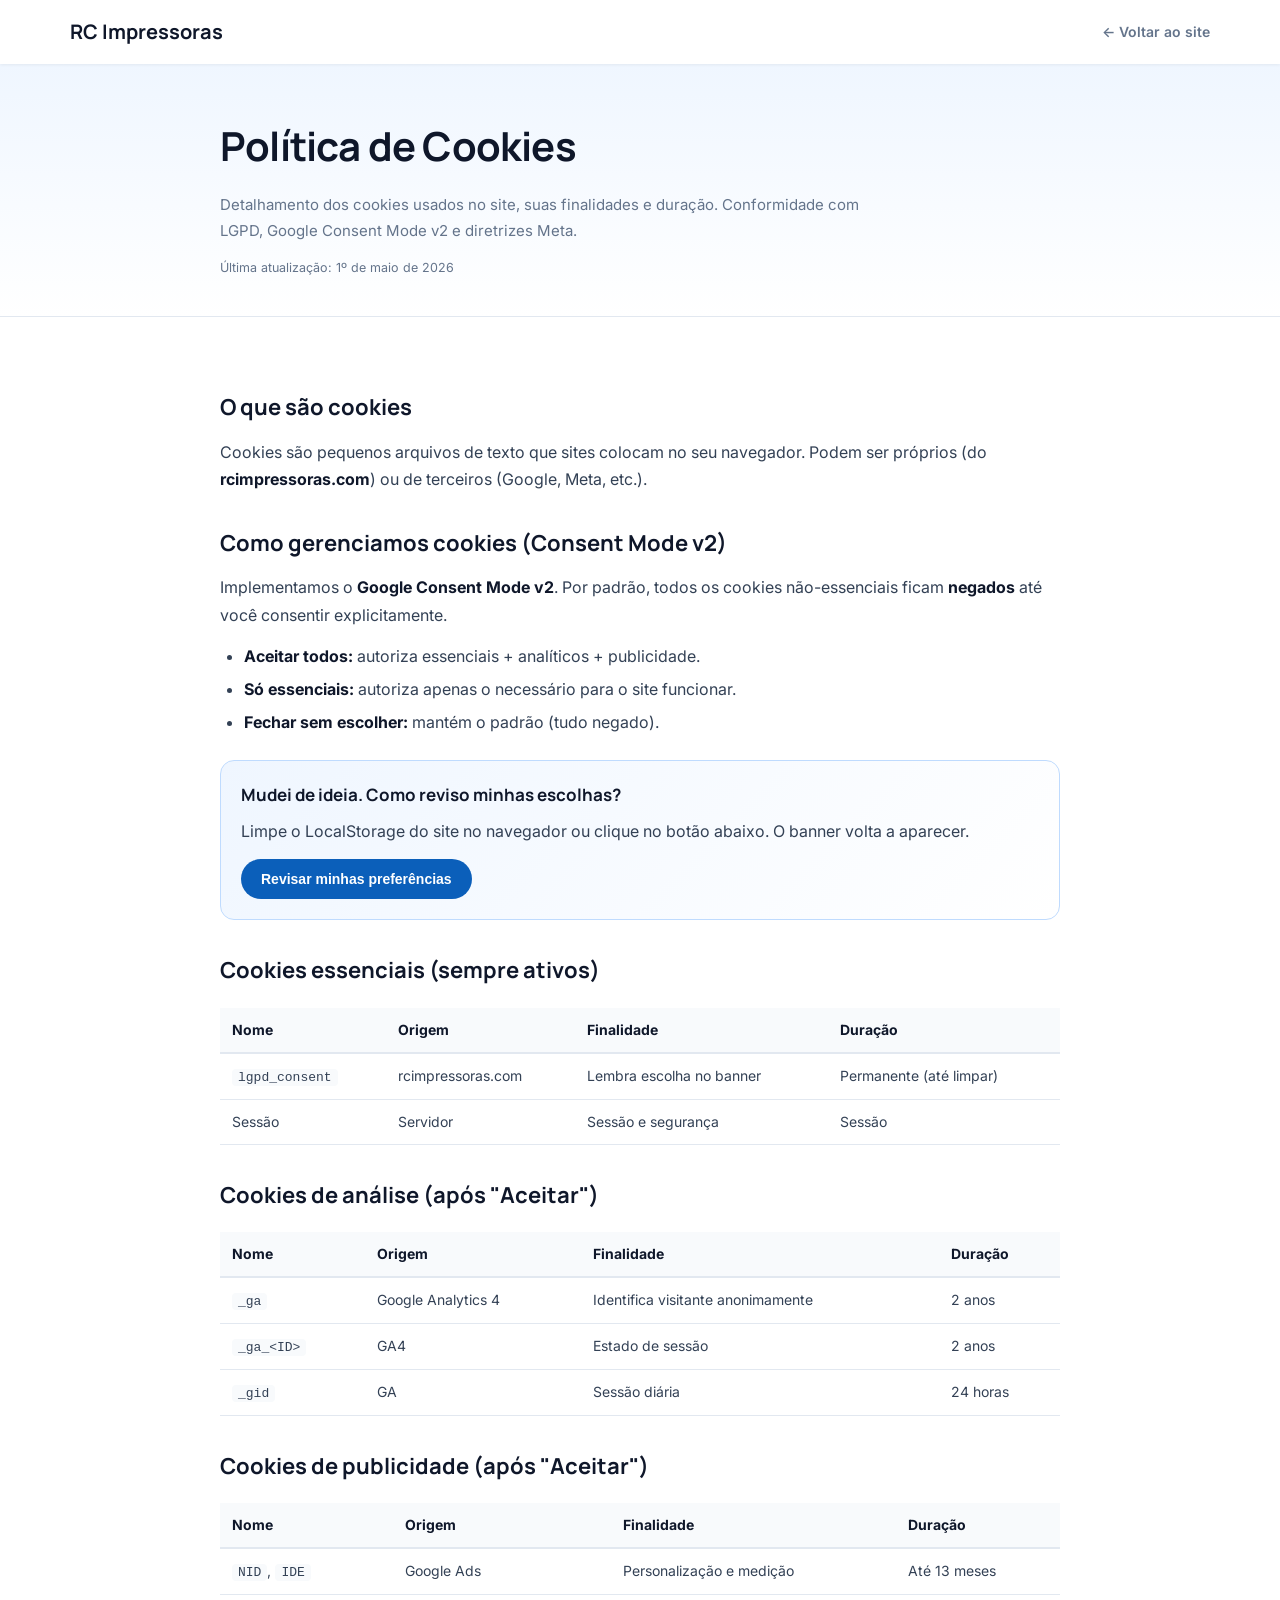
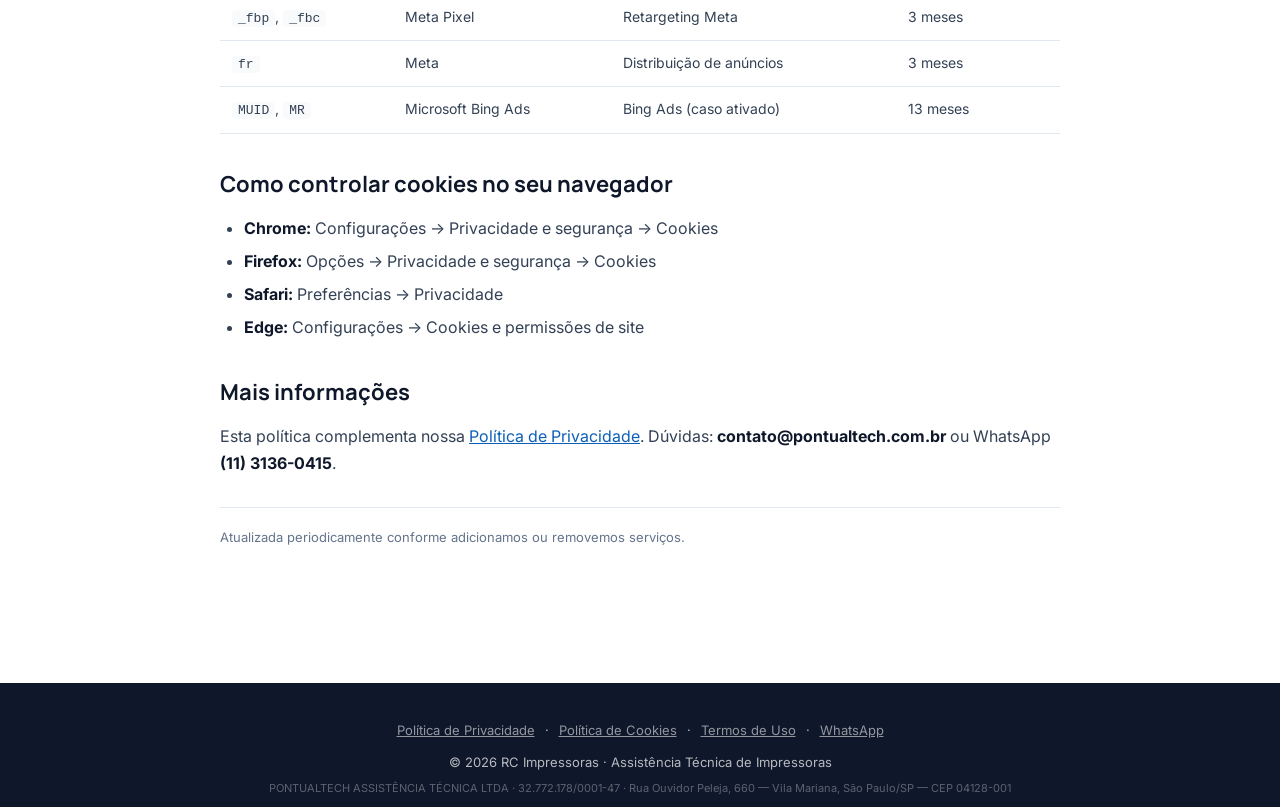
<file: politica-cookies.html>
<!DOCTYPE html>
<html lang="pt-BR">
<head>
<meta charset="UTF-8">
<meta name="viewport" content="width=device-width, initial-scale=1.0">
<title>Política de Cookies | RC Impressoras</title>
<meta name="description" content="Cookies usados no site — finalidade, duração e como gerenciar.">
<meta name="robots" content="noindex, follow">
<link rel="canonical" href="https://rcimpressoras.com/politica-cookies.html">
<meta property="og:type" content="website">
<meta property="og:url" content="https://rcimpressoras.com/politica-cookies.html">
<meta property="og:title" content="Política de Cookies | RC Impressoras">
<meta property="og:description" content="Cookies usados no site — finalidade, duração e como gerenciar.">
<meta property="og:locale" content="pt_BR">
<meta name="twitter:card" content="summary">
<link rel="preconnect" href="https://fonts.googleapis.com">
<link rel="preconnect" href="https://fonts.gstatic.com" crossorigin>
<link href="https://fonts.googleapis.com/css2?family=Inter:wght@400;500;600;700;800&family=Manrope:wght@500;700&display=swap" rel="stylesheet">
<style>
:root{--ink:#0F172A;--blue:#0B5FBA;--blue-d:#084994;--paper:#fff;--paper-2:#F8FAFC;--gray-500:#64748b;--gray-700:#334155;--line:#E2E8F0;--whats:#25D366}
*{margin:0;padding:0;box-sizing:border-box}
body{font-family:"Inter",system-ui,sans-serif;color:var(--ink);background:var(--paper);line-height:1.7}
.wrap{max-width:880px;margin:0 auto;padding:0 20px}
.nav{background:#fff;position:sticky;top:0;z-index:50;box-shadow:0 1px 3px rgba(0,0,0,.06);height:64px;display:flex;align-items:center}
.nav .wrap{display:flex;align-items:center;justify-content:space-between;width:100%;max-width:1180px}
.logo{font-family:"Manrope",sans-serif;font-weight:700;font-size:20px;color:var(--ink);text-decoration:none}
.nav-back{font-size:14px;color:var(--gray-500);font-weight:600;text-decoration:none}
.nav-back:hover{color:var(--blue)}
.legal-hero{padding:48px 0 24px;background:linear-gradient(180deg,#eff6ff 0%,#fff 100%);border-bottom:1px solid var(--line)}
.legal-hero h1{font-family:"Manrope",sans-serif;font-size:clamp(28px,4.5vw,40px);letter-spacing:-.02em;margin-bottom:12px}
.legal-hero p{color:var(--gray-500);font-size:15px;max-width:640px}
.legal-hero .updated{font-size:12.5px;color:var(--gray-500);margin-top:10px}
.legal-body{padding:40px 0 60px}
.toc{background:var(--paper-2);border-radius:12px;padding:18px 22px;margin-bottom:28px;border-left:3px solid var(--blue)}
.toc h3{font-family:"Manrope",sans-serif;font-size:13px;text-transform:uppercase;letter-spacing:.08em;margin-bottom:8px;color:var(--gray-700)}
.toc ul{margin:0;padding-left:18px;font-size:14.5px}
.toc a{color:var(--blue);text-decoration:none}
h2{font-family:"Manrope",sans-serif;font-size:22px;margin:32px 0 12px;color:var(--ink);scroll-margin-top:80px}
h3{font-size:17px;margin:20px 0 8px;color:var(--ink)}
p{margin-bottom:14px;color:var(--gray-700)}
ul{margin:10px 0 18px 24px}
ul li{margin-bottom:6px;color:var(--gray-700)}
strong{color:var(--ink);font-weight:700}
table{width:100%;border-collapse:collapse;margin:18px 0;font-size:14px}
th{text-align:left;padding:10px 12px;background:var(--paper-2);border-bottom:2px solid var(--line);font-weight:700;color:var(--ink)}
td{padding:10px 12px;border-bottom:1px solid var(--line);vertical-align:top;color:var(--gray-700)}
td code{background:var(--paper-2);padding:1px 6px;border-radius:4px;font-size:13px;font-family:"JetBrains Mono",Consolas,monospace}
.btn{display:inline-flex;align-items:center;gap:8px;padding:12px 20px;border-radius:30px;font-weight:700;font-size:14px;text-decoration:none;cursor:pointer;border:none;transition:transform .15s}
.btn-blue{background:var(--blue);color:#fff}
.btn-blue:hover{background:var(--blue-d);transform:translateY(-1px)}
.cookie-controls{margin:24px 0;padding:20px;background:linear-gradient(135deg,#eff6ff,#fff);border-radius:14px;border:1px solid #bfdbfe}
.cookie-controls h3{font-family:"Manrope",sans-serif;margin-top:0}
footer{background:#0F172A;color:rgba(255,255,255,.7);padding:36px 0 18px;margin-top:60px;font-size:13px;text-align:center}
footer .links{margin-bottom:10px}
footer .links a{color:rgba(255,255,255,.55);text-decoration:underline;margin:0 6px}
footer .legal{font-size:11px;color:rgba(255,255,255,.32);margin-top:6px}
.last-update{margin-top:30px;padding-top:18px;border-top:1px solid var(--line);font-size:13px;color:var(--gray-500)}
</style>
</head>
<body>
<header class="nav"><div class="wrap"><a href="/" class="logo">RC Impressoras</a><a href="/" class="nav-back">← Voltar ao site</a></div></header>

<section class="legal-hero"><div class="wrap">
<h1>Política de Cookies</h1>
<p>Detalhamento dos cookies usados no site, suas finalidades e duração. Conformidade com LGPD, Google Consent Mode v2 e diretrizes Meta.</p>
<p class="updated">Última atualização: 1º de maio de 2026</p>
</div></section>

<section class="legal-body"><div class="wrap">

<h2>O que são cookies</h2>
<p>Cookies são pequenos arquivos de texto que sites colocam no seu navegador. Podem ser próprios (do <strong>rcimpressoras.com</strong>) ou de terceiros (Google, Meta, etc.).</p>

<h2>Como gerenciamos cookies (Consent Mode v2)</h2>
<p>Implementamos o <strong>Google Consent Mode v2</strong>. Por padrão, todos os cookies não-essenciais ficam <strong>negados</strong> até você consentir explicitamente.</p>
<ul>
<li><strong>Aceitar todos:</strong> autoriza essenciais + analíticos + publicidade.</li>
<li><strong>Só essenciais:</strong> autoriza apenas o necessário para o site funcionar.</li>
<li><strong>Fechar sem escolher:</strong> mantém o padrão (tudo negado).</li>
</ul>

<div class="cookie-controls">
<h3>Mudei de ideia. Como reviso minhas escolhas?</h3>
<p>Limpe o LocalStorage do site no navegador ou clique no botão abaixo. O banner volta a aparecer.</p>
<button type="button" class="btn btn-blue" onclick="localStorage.removeItem('lgpd_consent');location.reload();">Revisar minhas preferências</button>
</div>

<h2>Cookies essenciais (sempre ativos)</h2>
<table><thead><tr><th>Nome</th><th>Origem</th><th>Finalidade</th><th>Duração</th></tr></thead><tbody>
<tr><td><code>lgpd_consent</code></td><td>rcimpressoras.com</td><td>Lembra escolha no banner</td><td>Permanente (até limpar)</td></tr>
<tr><td>Sessão</td><td>Servidor</td><td>Sessão e segurança</td><td>Sessão</td></tr>
</tbody></table>

<h2>Cookies de análise (após "Aceitar")</h2>
<table><thead><tr><th>Nome</th><th>Origem</th><th>Finalidade</th><th>Duração</th></tr></thead><tbody>
<tr><td><code>_ga</code></td><td>Google Analytics 4</td><td>Identifica visitante anonimamente</td><td>2 anos</td></tr>
<tr><td><code>_ga_&lt;ID&gt;</code></td><td>GA4</td><td>Estado de sessão</td><td>2 anos</td></tr>
<tr><td><code>_gid</code></td><td>GA</td><td>Sessão diária</td><td>24 horas</td></tr>
</tbody></table>

<h2>Cookies de publicidade (após "Aceitar")</h2>
<table><thead><tr><th>Nome</th><th>Origem</th><th>Finalidade</th><th>Duração</th></tr></thead><tbody>
<tr><td><code>NID</code>, <code>IDE</code></td><td>Google Ads</td><td>Personalização e medição</td><td>Até 13 meses</td></tr>
<tr><td><code>_fbp</code>, <code>_fbc</code></td><td>Meta Pixel</td><td>Retargeting Meta</td><td>3 meses</td></tr>
<tr><td><code>fr</code></td><td>Meta</td><td>Distribuição de anúncios</td><td>3 meses</td></tr>
<tr><td><code>MUID</code>, <code>MR</code></td><td>Microsoft Bing Ads</td><td>Bing Ads (caso ativado)</td><td>13 meses</td></tr>
</tbody></table>

<h2>Como controlar cookies no seu navegador</h2>
<ul>
<li><strong>Chrome:</strong> Configurações → Privacidade e segurança → Cookies</li>
<li><strong>Firefox:</strong> Opções → Privacidade e segurança → Cookies</li>
<li><strong>Safari:</strong> Preferências → Privacidade</li>
<li><strong>Edge:</strong> Configurações → Cookies e permissões de site</li>
</ul>

<h2>Mais informações</h2>
<p>Esta política complementa nossa <a href="/politica-privacidade.html" style="color:var(--blue)">Política de Privacidade</a>. Dúvidas: <strong>contato@pontualtech.com.br</strong> ou WhatsApp <strong>(11) 3136-0415</strong>.</p>

<p class="last-update">Atualizada periodicamente conforme adicionamos ou removemos serviços.</p>

</div></section>
<footer><div class="wrap">
<div class="links"><a href="/politica-privacidade.html">Política de Privacidade</a> · <a href="/politica-cookies.html">Política de Cookies</a> · <a href="/termos-uso.html">Termos de Uso</a> · <a href="https://wa.me/551131360415?text=Ol%C3%A1!%20Preciso%20de%20ajuda%20com%20minha%20impressora." target="_blank">WhatsApp</a></div>
<div>© 2026 RC Impressoras · Assistência Técnica de Impressoras</div>
<div class="legal">PONTUALTECH ASSISTÊNCIA TÉCNICA LTDA · 32.772.178/0001-47 · Rua Ouvidor Peleja, 660 — Vila Mariana, São Paulo/SP — CEP 04128-001</div>
</div></footer>
</body></html>
</file>
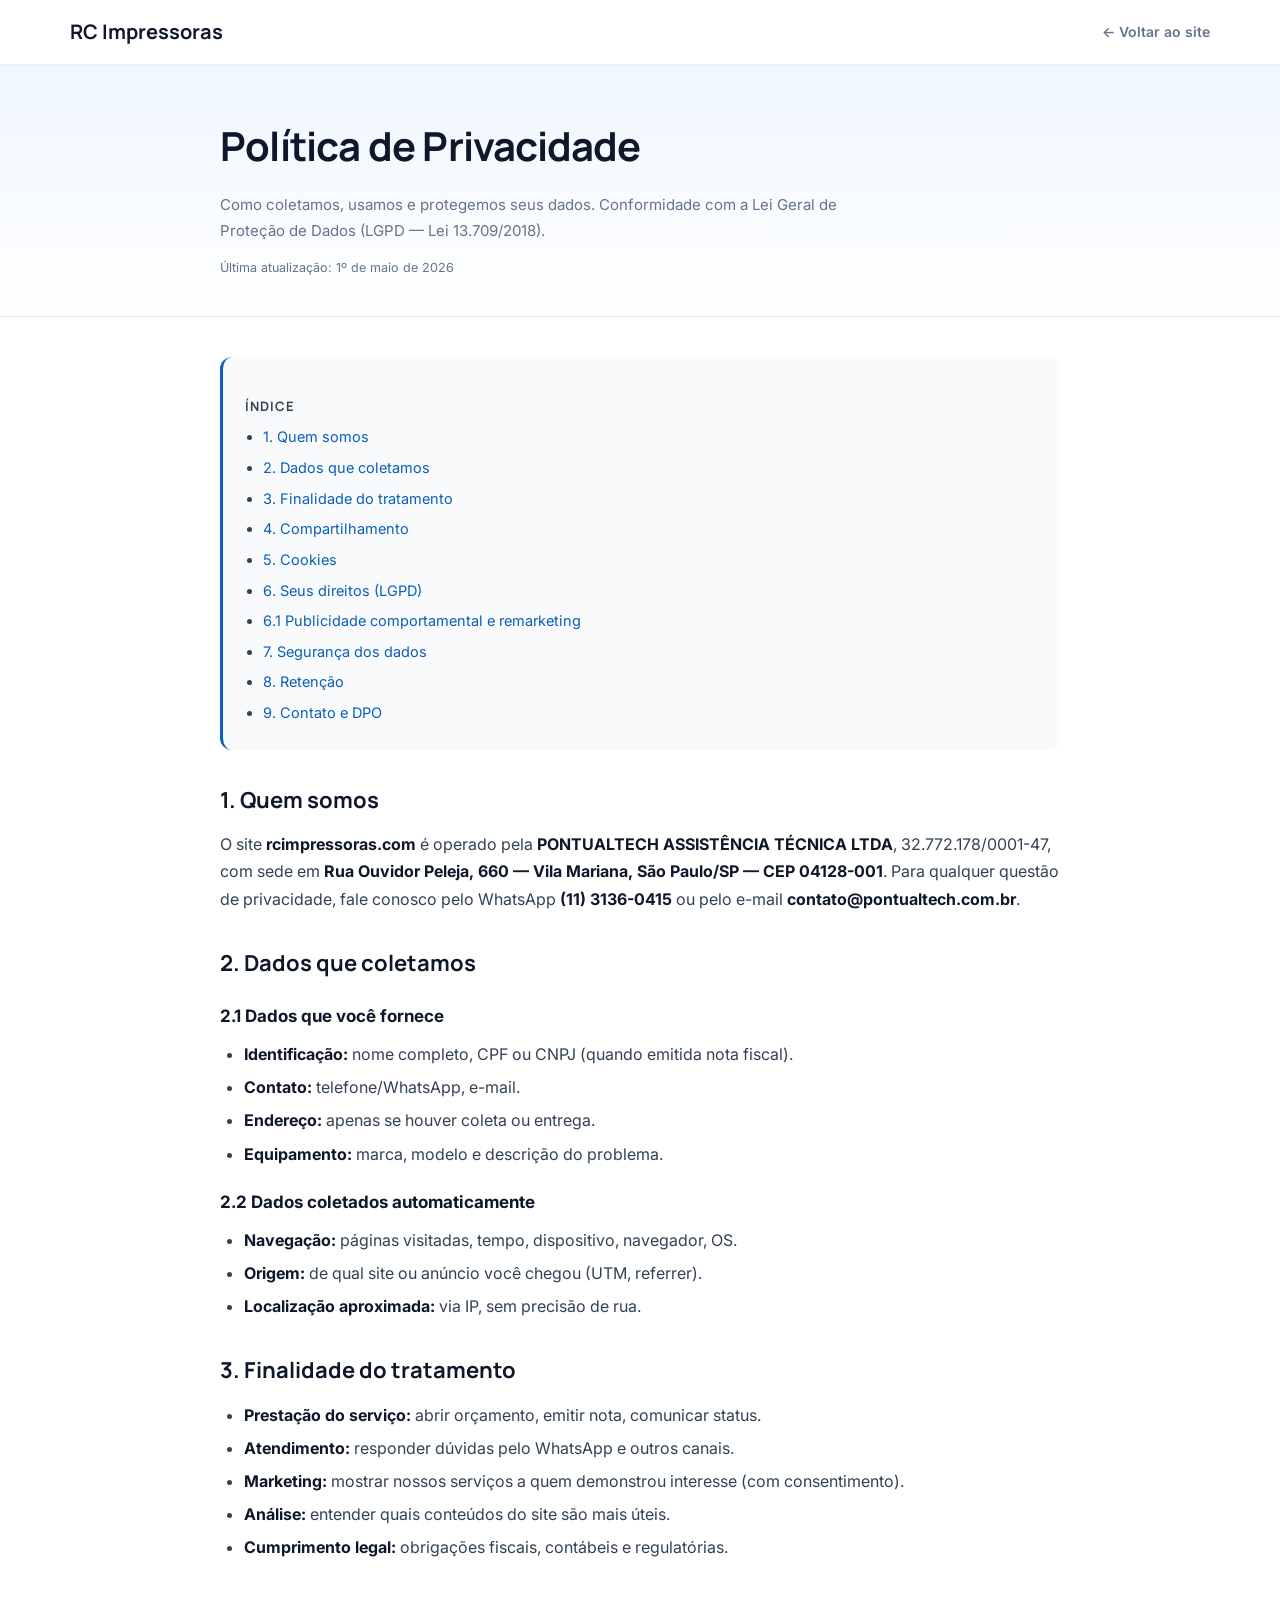
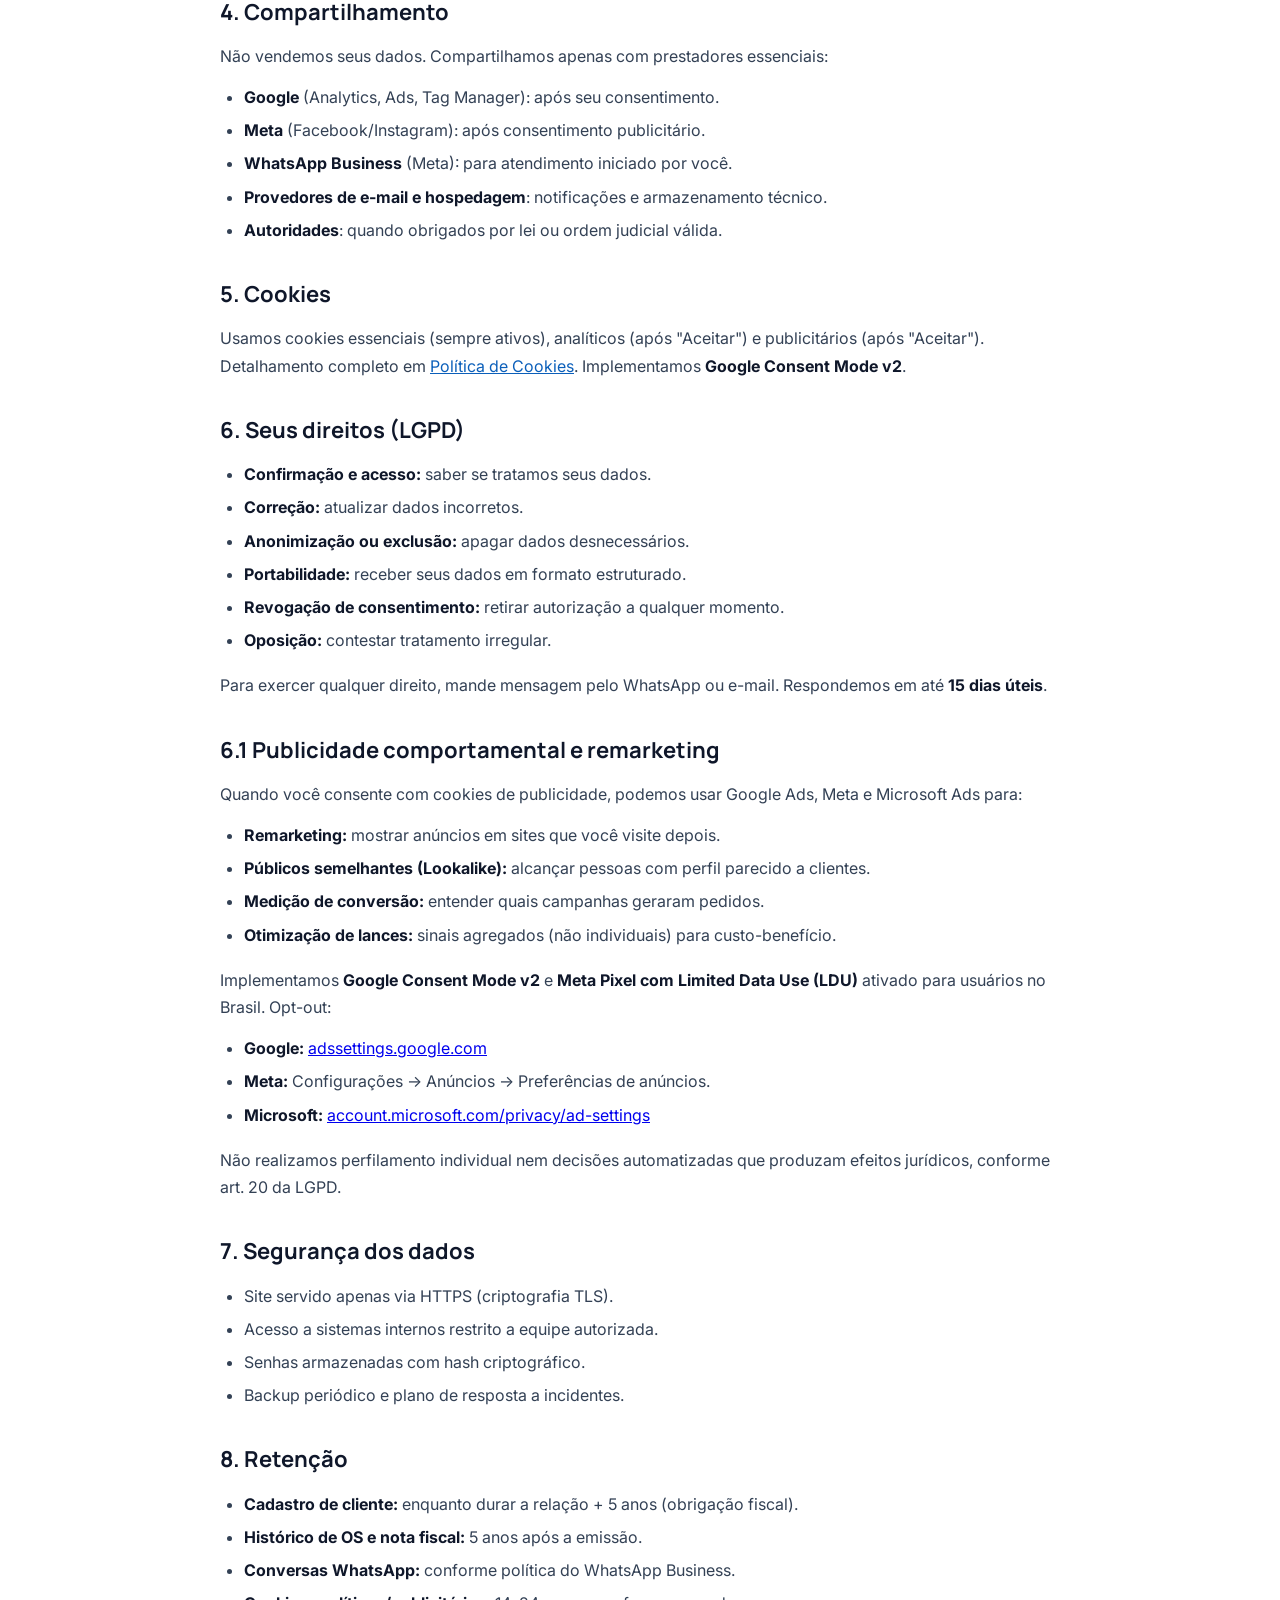
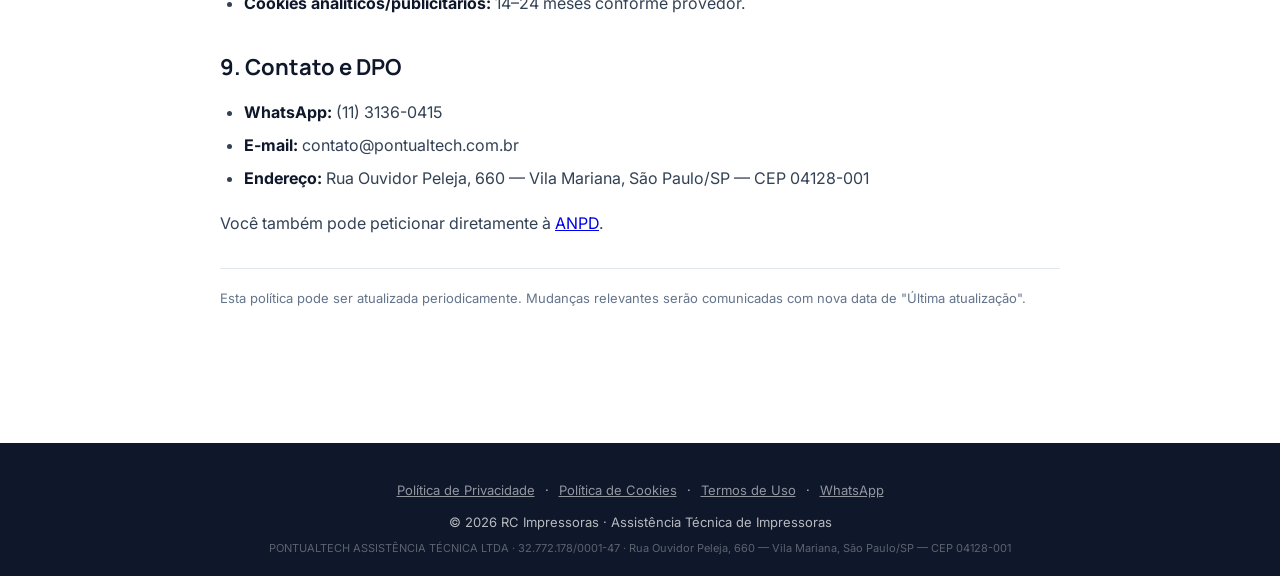
<file: politica-privacidade.html>
<!DOCTYPE html>
<html lang="pt-BR">
<head>
<meta charset="UTF-8">
<meta name="viewport" content="width=device-width, initial-scale=1.0">
<title>Política de Privacidade | RC Impressoras</title>
<meta name="description" content="Como coletamos, usamos e protegemos seus dados — conformidade LGPD.">
<meta name="robots" content="noindex, follow">
<link rel="canonical" href="https://rcimpressoras.com/politica-privacidade.html">
<meta property="og:type" content="website">
<meta property="og:url" content="https://rcimpressoras.com/politica-privacidade.html">
<meta property="og:title" content="Política de Privacidade | RC Impressoras">
<meta property="og:description" content="Como coletamos, usamos e protegemos seus dados — conformidade LGPD.">
<meta property="og:locale" content="pt_BR">
<meta name="twitter:card" content="summary">
<link rel="preconnect" href="https://fonts.googleapis.com">
<link rel="preconnect" href="https://fonts.gstatic.com" crossorigin>
<link href="https://fonts.googleapis.com/css2?family=Inter:wght@400;500;600;700;800&family=Manrope:wght@500;700&display=swap" rel="stylesheet">
<style>
:root{--ink:#0F172A;--blue:#0B5FBA;--blue-d:#084994;--paper:#fff;--paper-2:#F8FAFC;--gray-500:#64748b;--gray-700:#334155;--line:#E2E8F0;--whats:#25D366}
*{margin:0;padding:0;box-sizing:border-box}
body{font-family:"Inter",system-ui,sans-serif;color:var(--ink);background:var(--paper);line-height:1.7}
.wrap{max-width:880px;margin:0 auto;padding:0 20px}
.nav{background:#fff;position:sticky;top:0;z-index:50;box-shadow:0 1px 3px rgba(0,0,0,.06);height:64px;display:flex;align-items:center}
.nav .wrap{display:flex;align-items:center;justify-content:space-between;width:100%;max-width:1180px}
.logo{font-family:"Manrope",sans-serif;font-weight:700;font-size:20px;color:var(--ink);text-decoration:none}
.nav-back{font-size:14px;color:var(--gray-500);font-weight:600;text-decoration:none}
.nav-back:hover{color:var(--blue)}
.legal-hero{padding:48px 0 24px;background:linear-gradient(180deg,#eff6ff 0%,#fff 100%);border-bottom:1px solid var(--line)}
.legal-hero h1{font-family:"Manrope",sans-serif;font-size:clamp(28px,4.5vw,40px);letter-spacing:-.02em;margin-bottom:12px}
.legal-hero p{color:var(--gray-500);font-size:15px;max-width:640px}
.legal-hero .updated{font-size:12.5px;color:var(--gray-500);margin-top:10px}
.legal-body{padding:40px 0 60px}
.toc{background:var(--paper-2);border-radius:12px;padding:18px 22px;margin-bottom:28px;border-left:3px solid var(--blue)}
.toc h3{font-family:"Manrope",sans-serif;font-size:13px;text-transform:uppercase;letter-spacing:.08em;margin-bottom:8px;color:var(--gray-700)}
.toc ul{margin:0;padding-left:18px;font-size:14.5px}
.toc a{color:var(--blue);text-decoration:none}
h2{font-family:"Manrope",sans-serif;font-size:22px;margin:32px 0 12px;color:var(--ink);scroll-margin-top:80px}
h3{font-size:17px;margin:20px 0 8px;color:var(--ink)}
p{margin-bottom:14px;color:var(--gray-700)}
ul{margin:10px 0 18px 24px}
ul li{margin-bottom:6px;color:var(--gray-700)}
strong{color:var(--ink);font-weight:700}
table{width:100%;border-collapse:collapse;margin:18px 0;font-size:14px}
th{text-align:left;padding:10px 12px;background:var(--paper-2);border-bottom:2px solid var(--line);font-weight:700;color:var(--ink)}
td{padding:10px 12px;border-bottom:1px solid var(--line);vertical-align:top;color:var(--gray-700)}
td code{background:var(--paper-2);padding:1px 6px;border-radius:4px;font-size:13px;font-family:"JetBrains Mono",Consolas,monospace}
.btn{display:inline-flex;align-items:center;gap:8px;padding:12px 20px;border-radius:30px;font-weight:700;font-size:14px;text-decoration:none;cursor:pointer;border:none;transition:transform .15s}
.btn-blue{background:var(--blue);color:#fff}
.btn-blue:hover{background:var(--blue-d);transform:translateY(-1px)}
.cookie-controls{margin:24px 0;padding:20px;background:linear-gradient(135deg,#eff6ff,#fff);border-radius:14px;border:1px solid #bfdbfe}
.cookie-controls h3{font-family:"Manrope",sans-serif;margin-top:0}
footer{background:#0F172A;color:rgba(255,255,255,.7);padding:36px 0 18px;margin-top:60px;font-size:13px;text-align:center}
footer .links{margin-bottom:10px}
footer .links a{color:rgba(255,255,255,.55);text-decoration:underline;margin:0 6px}
footer .legal{font-size:11px;color:rgba(255,255,255,.32);margin-top:6px}
.last-update{margin-top:30px;padding-top:18px;border-top:1px solid var(--line);font-size:13px;color:var(--gray-500)}
</style>
</head>
<body>
<header class="nav"><div class="wrap"><a href="/" class="logo">RC Impressoras</a><a href="/" class="nav-back">← Voltar ao site</a></div></header>

<section class="legal-hero"><div class="wrap">
<h1>Política de Privacidade</h1>
<p>Como coletamos, usamos e protegemos seus dados. Conformidade com a Lei Geral de Proteção de Dados (LGPD — Lei 13.709/2018).</p>
<p class="updated">Última atualização: 1º de maio de 2026</p>
</div></section>

<section class="legal-body"><div class="wrap">

<div class="toc"><h3>Índice</h3><ul>
<li><a href="#quem-somos">1. Quem somos</a></li>
<li><a href="#dados-coletados">2. Dados que coletamos</a></li>
<li><a href="#finalidade">3. Finalidade do tratamento</a></li>
<li><a href="#compartilhamento">4. Compartilhamento</a></li>
<li><a href="#cookies">5. Cookies</a></li>
<li><a href="#direitos">6. Seus direitos (LGPD)</a></li>
<li><a href="#publicidade">6.1 Publicidade comportamental e remarketing</a></li>
<li><a href="#seguranca">7. Segurança dos dados</a></li>
<li><a href="#retencao">8. Retenção</a></li>
<li><a href="#contato-dpo">9. Contato e DPO</a></li>
</ul></div>

<h2 id="quem-somos">1. Quem somos</h2>
<p>O site <strong>rcimpressoras.com</strong> é operado pela <strong>PONTUALTECH ASSISTÊNCIA TÉCNICA LTDA</strong>, 32.772.178/0001-47, com sede em <strong>Rua Ouvidor Peleja, 660 — Vila Mariana, São Paulo/SP — CEP 04128-001</strong>. Para qualquer questão de privacidade, fale conosco pelo WhatsApp <strong>(11) 3136-0415</strong> ou pelo e-mail <strong>contato@pontualtech.com.br</strong>.</p>

<h2 id="dados-coletados">2. Dados que coletamos</h2>
<h3>2.1 Dados que você fornece</h3>
<ul>
<li><strong>Identificação:</strong> nome completo, CPF ou CNPJ (quando emitida nota fiscal).</li>
<li><strong>Contato:</strong> telefone/WhatsApp, e-mail.</li>
<li><strong>Endereço:</strong> apenas se houver coleta ou entrega.</li>
<li><strong>Equipamento:</strong> marca, modelo e descrição do problema.</li>
</ul>
<h3>2.2 Dados coletados automaticamente</h3>
<ul>
<li><strong>Navegação:</strong> páginas visitadas, tempo, dispositivo, navegador, OS.</li>
<li><strong>Origem:</strong> de qual site ou anúncio você chegou (UTM, referrer).</li>
<li><strong>Localização aproximada:</strong> via IP, sem precisão de rua.</li>
</ul>

<h2 id="finalidade">3. Finalidade do tratamento</h2>
<ul>
<li><strong>Prestação do serviço:</strong> abrir orçamento, emitir nota, comunicar status.</li>
<li><strong>Atendimento:</strong> responder dúvidas pelo WhatsApp e outros canais.</li>
<li><strong>Marketing:</strong> mostrar nossos serviços a quem demonstrou interesse (com consentimento).</li>
<li><strong>Análise:</strong> entender quais conteúdos do site são mais úteis.</li>
<li><strong>Cumprimento legal:</strong> obrigações fiscais, contábeis e regulatórias.</li>
</ul>

<h2 id="compartilhamento">4. Compartilhamento</h2>
<p>Não vendemos seus dados. Compartilhamos apenas com prestadores essenciais:</p>
<ul>
<li><strong>Google</strong> (Analytics, Ads, Tag Manager): após seu consentimento.</li>
<li><strong>Meta</strong> (Facebook/Instagram): após consentimento publicitário.</li>
<li><strong>WhatsApp Business</strong> (Meta): para atendimento iniciado por você.</li>
<li><strong>Provedores de e-mail e hospedagem</strong>: notificações e armazenamento técnico.</li>
<li><strong>Autoridades</strong>: quando obrigados por lei ou ordem judicial válida.</li>
</ul>

<h2 id="cookies">5. Cookies</h2>
<p>Usamos cookies essenciais (sempre ativos), analíticos (após "Aceitar") e publicitários (após "Aceitar"). Detalhamento completo em <a href="/politica-cookies.html" style="color:var(--blue)">Política de Cookies</a>. Implementamos <strong>Google Consent Mode v2</strong>.</p>

<h2 id="direitos">6. Seus direitos (LGPD)</h2>
<ul>
<li><strong>Confirmação e acesso:</strong> saber se tratamos seus dados.</li>
<li><strong>Correção:</strong> atualizar dados incorretos.</li>
<li><strong>Anonimização ou exclusão:</strong> apagar dados desnecessários.</li>
<li><strong>Portabilidade:</strong> receber seus dados em formato estruturado.</li>
<li><strong>Revogação de consentimento:</strong> retirar autorização a qualquer momento.</li>
<li><strong>Oposição:</strong> contestar tratamento irregular.</li>
</ul>
<p>Para exercer qualquer direito, mande mensagem pelo WhatsApp ou e-mail. Respondemos em até <strong>15 dias úteis</strong>.</p>

<h2 id="publicidade">6.1 Publicidade comportamental e remarketing</h2>
<p>Quando você consente com cookies de publicidade, podemos usar Google Ads, Meta e Microsoft Ads para:</p>
<ul>
<li><strong>Remarketing:</strong> mostrar anúncios em sites que você visite depois.</li>
<li><strong>Públicos semelhantes (Lookalike):</strong> alcançar pessoas com perfil parecido a clientes.</li>
<li><strong>Medição de conversão:</strong> entender quais campanhas geraram pedidos.</li>
<li><strong>Otimização de lances:</strong> sinais agregados (não individuais) para custo-benefício.</li>
</ul>
<p>Implementamos <strong>Google Consent Mode v2</strong> e <strong>Meta Pixel com Limited Data Use (LDU)</strong> ativado para usuários no Brasil. Opt-out:</p>
<ul>
<li><strong>Google:</strong> <a href="https://adssettings.google.com" target="_blank" rel="noopener">adssettings.google.com</a></li>
<li><strong>Meta:</strong> Configurações → Anúncios → Preferências de anúncios.</li>
<li><strong>Microsoft:</strong> <a href="https://account.microsoft.com/privacy/ad-settings" target="_blank" rel="noopener">account.microsoft.com/privacy/ad-settings</a></li>
</ul>
<p>Não realizamos perfilamento individual nem decisões automatizadas que produzam efeitos jurídicos, conforme art. 20 da LGPD.</p>

<h2 id="seguranca">7. Segurança dos dados</h2>
<ul>
<li>Site servido apenas via HTTPS (criptografia TLS).</li>
<li>Acesso a sistemas internos restrito a equipe autorizada.</li>
<li>Senhas armazenadas com hash criptográfico.</li>
<li>Backup periódico e plano de resposta a incidentes.</li>
</ul>

<h2 id="retencao">8. Retenção</h2>
<ul>
<li><strong>Cadastro de cliente:</strong> enquanto durar a relação + 5 anos (obrigação fiscal).</li>
<li><strong>Histórico de OS e nota fiscal:</strong> 5 anos após a emissão.</li>
<li><strong>Conversas WhatsApp:</strong> conforme política do WhatsApp Business.</li>
<li><strong>Cookies analíticos/publicitários:</strong> 14–24 meses conforme provedor.</li>
</ul>

<h2 id="contato-dpo">9. Contato e DPO</h2>
<ul>
<li><strong>WhatsApp:</strong> (11) 3136-0415</li>
<li><strong>E-mail:</strong> contato@pontualtech.com.br</li>
<li><strong>Endereço:</strong> Rua Ouvidor Peleja, 660 — Vila Mariana, São Paulo/SP — CEP 04128-001</li>
</ul>
<p>Você também pode peticionar diretamente à <a href="https://www.gov.br/anpd/pt-br" target="_blank" rel="noopener">ANPD</a>.</p>

<p class="last-update">Esta política pode ser atualizada periodicamente. Mudanças relevantes serão comunicadas com nova data de "Última atualização".</p>

</div></section>
<footer><div class="wrap">
<div class="links"><a href="/politica-privacidade.html">Política de Privacidade</a> · <a href="/politica-cookies.html">Política de Cookies</a> · <a href="/termos-uso.html">Termos de Uso</a> · <a href="https://wa.me/551131360415?text=Ol%C3%A1!%20Preciso%20de%20ajuda%20com%20minha%20impressora." target="_blank">WhatsApp</a></div>
<div>© 2026 RC Impressoras · Assistência Técnica de Impressoras</div>
<div class="legal">PONTUALTECH ASSISTÊNCIA TÉCNICA LTDA · 32.772.178/0001-47 · Rua Ouvidor Peleja, 660 — Vila Mariana, São Paulo/SP — CEP 04128-001</div>
</div></footer>
</body></html>
</file>
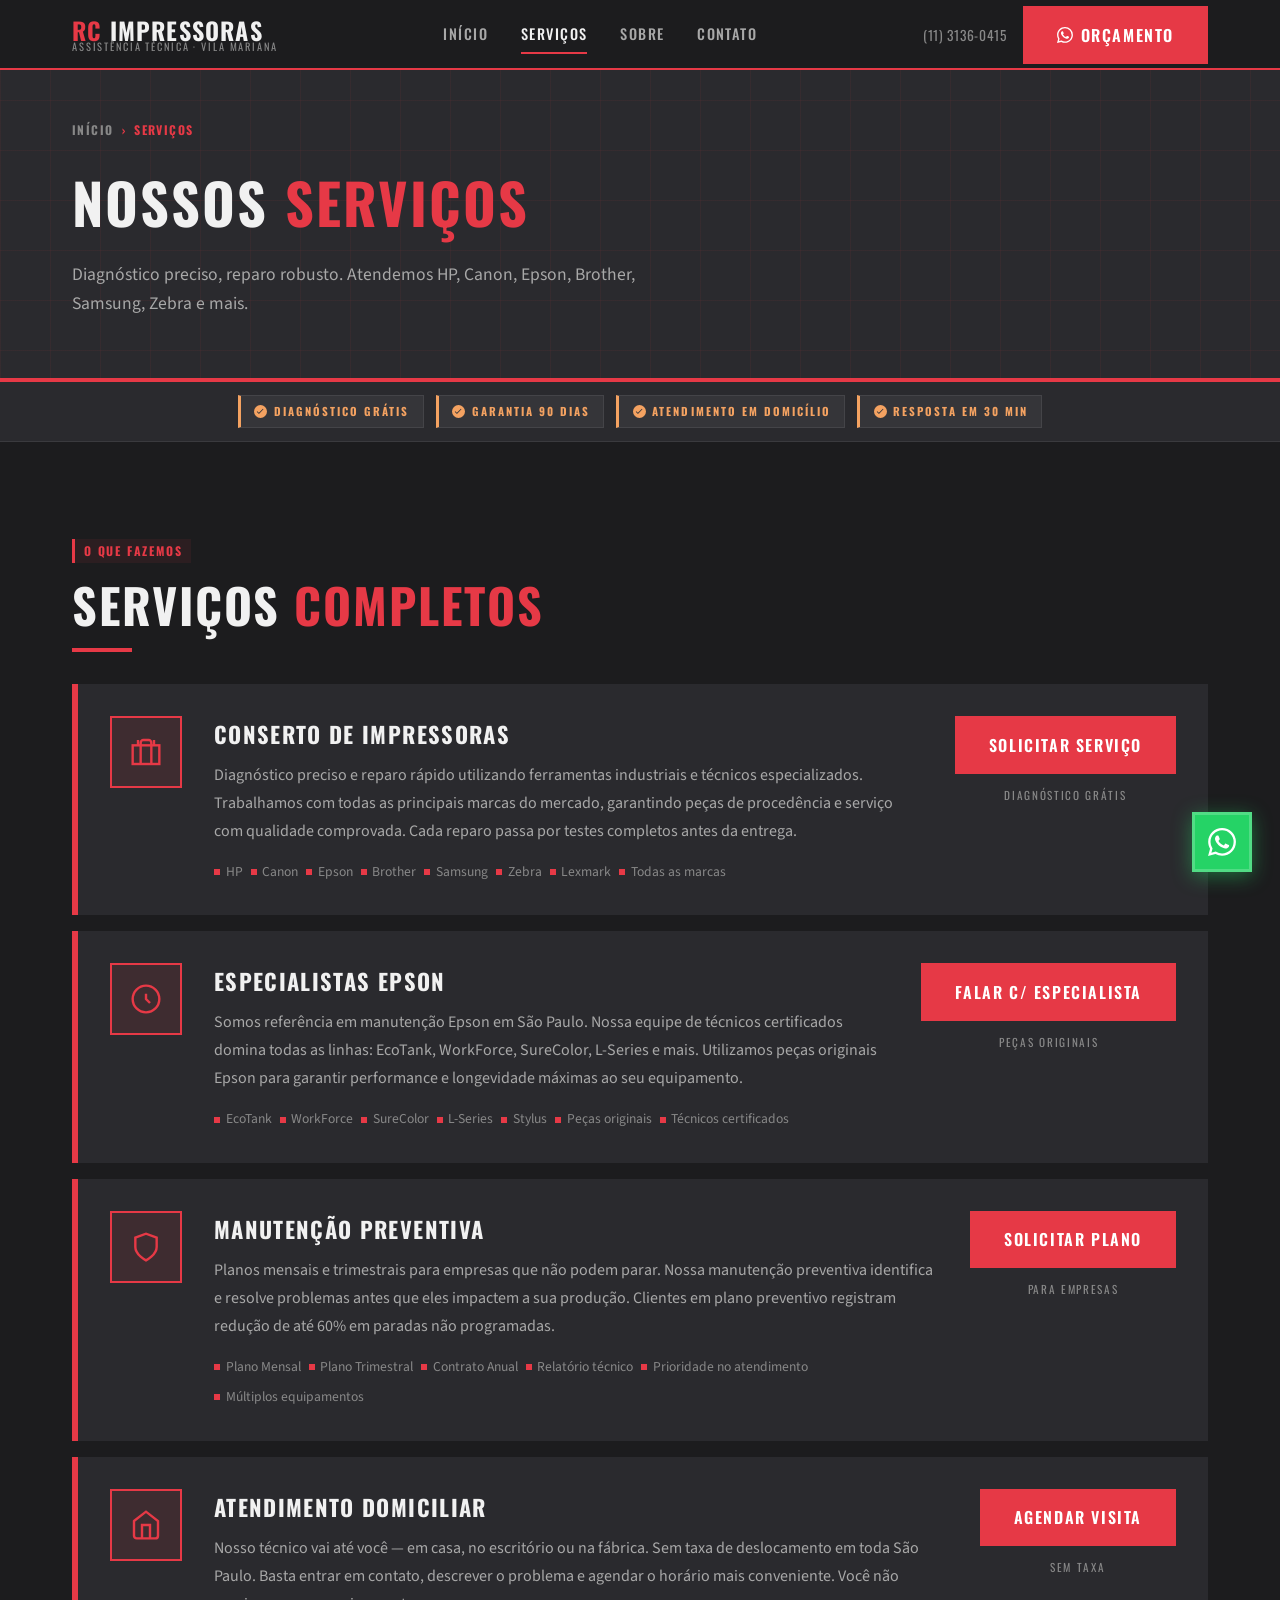
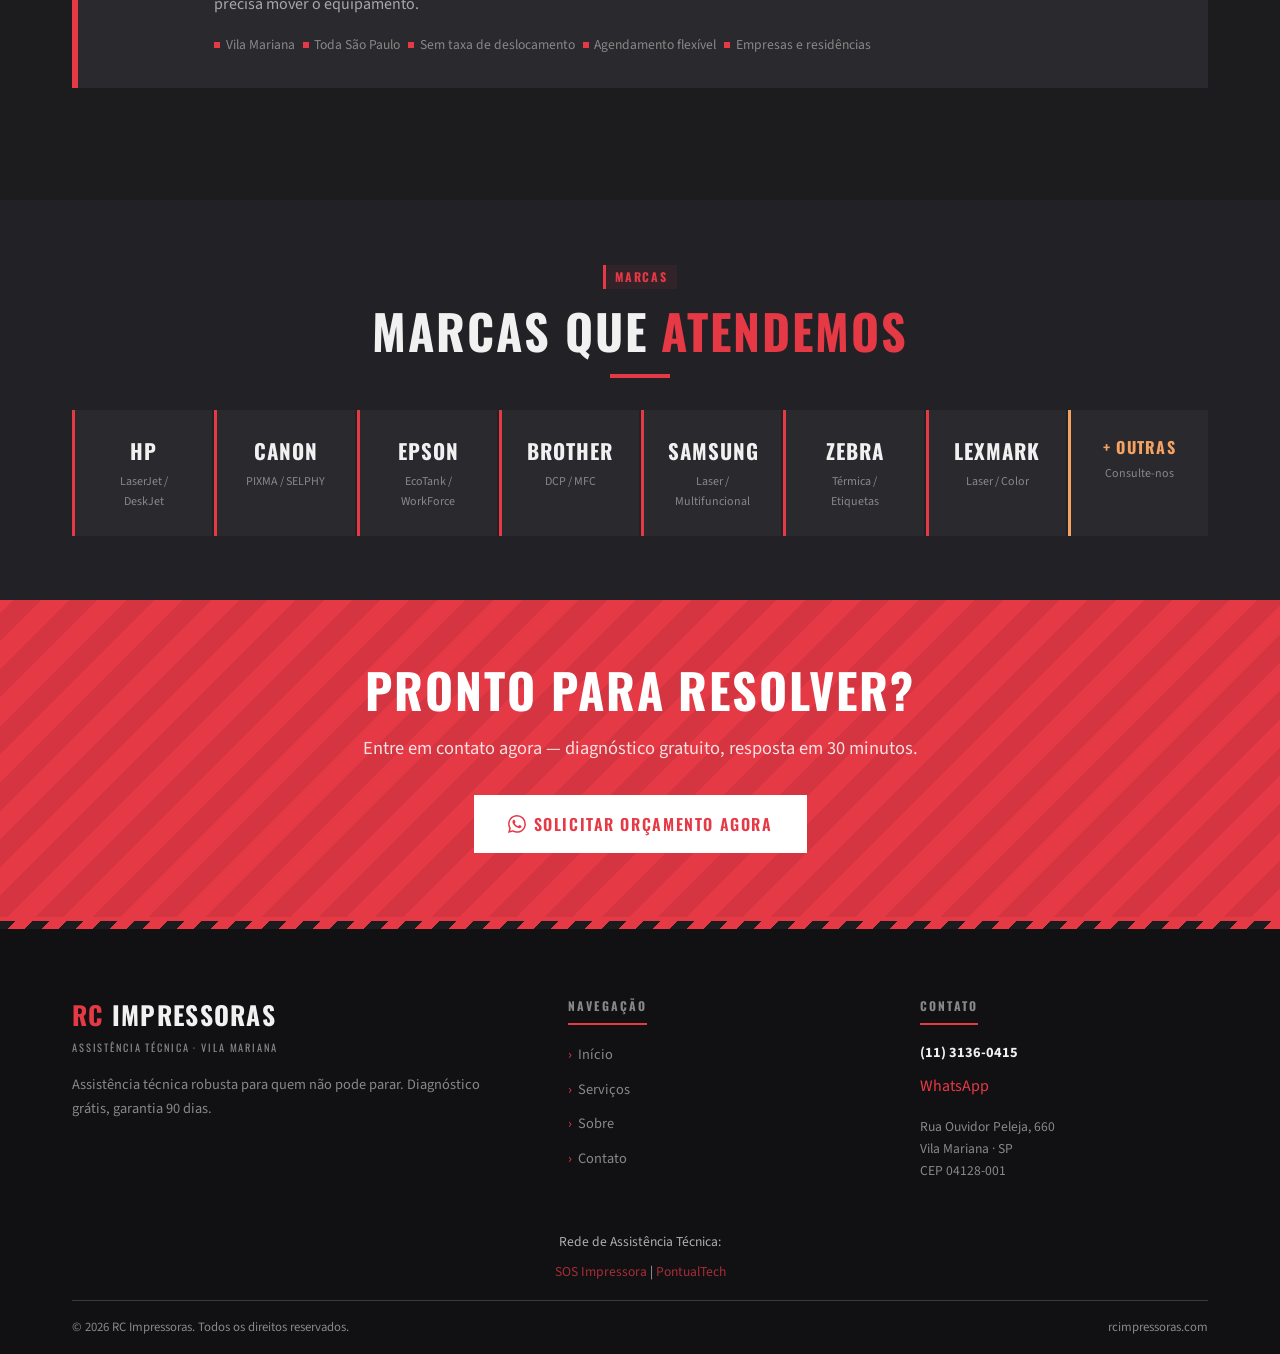
<file: servicos.html>
<!DOCTYPE html>
<html lang="pt-BR">
<head>
  <meta charset="UTF-8">
  <meta name="viewport" content="width=device-width, initial-scale=1.0">
  <meta http-equiv="X-UA-Compatible" content="IE=edge">

  <title>Serviços de Manutenção | RC Impressoras SP</title>
  <meta name="description" content="Conserto, manutenção preventiva e atendimento domiciliar de impressoras em São Paulo. HP, Canon, Epson, Brother, Zebra. Diagnóstico grátis.">
  <link rel="canonical" href="https://rcimpressoras.com/servicos.html">

  <meta property="og:title" content="Serviços de Manutenção | RC Impressoras SP">
  <meta property="og:description" content="Conserto, manutenção preventiva e atendimento domiciliar de impressoras em São Paulo.">
  <meta property="og:url" content="https://rcimpressoras.com/servicos.html">
  <meta property="og:type" content="website">

  <!-- Geo Meta Tags -->
  <meta name="geo.region" content="BR-SP">
  <meta name="geo.placename" content="Vila Mariana, São Paulo">
  <meta name="geo.position" content="-23.5872;-46.6368">
  <meta name="ICBM" content="-23.5872, -46.6368">
  <meta name="author" content="RC Impressoras">
  <meta name="revisit-after" content="7 days">
  <meta name="language" content="pt-BR">

  <link rel="preconnect" href="https://fonts.googleapis.com">
  <link rel="preconnect" href="https://fonts.gstatic.com" crossorigin>
  <link rel="dns-prefetch" href="https://formsubmit.co">
  <link href="https://fonts.googleapis.com/css2?family=Oswald:wght@400;500;600;700&family=Source+Sans+3:wght@300;400;600;700&display=swap" rel="stylesheet">
  <link rel="stylesheet" href="css/style.css">

  <style>
    body{background:#1c1c1e;color:#f1f1f1}
    .site-header{position:fixed;top:0;left:0;right:0;z-index:1000;background:rgba(28,28,30,.95);border-bottom:2px solid #e63946;height:70px}
  </style>

  <script type="application/ld+json">
  {
    "@context": "https://schema.org",
    "@graph": [
      {
        "@type": "BreadcrumbList",
        "itemListElement": [
          {
            "@type": "ListItem",
            "position": 1,
            "name": "Início",
            "item": "https://rcimpressoras.com/"
          },
          {
            "@type": "ListItem",
            "position": 2,
            "name": "Serviços",
            "item": "https://rcimpressoras.com/servicos.html"
          }
        ]
      },
      {
        "@type": "Service",
        "@id": "https://rcimpressoras.com/servicos.html#conserto",
        "name": "Conserto de Impressoras",
        "description": "Diagnóstico preciso e reparo rápido de impressoras HP, Canon, Epson, Brother, Samsung, Zebra e Lexmark. Garantia de 90 dias.",
        "provider": {
          "@type": "LocalBusiness",
          "@id": "https://rcimpressoras.com/#business",
          "name": "RC Impressoras",
          "url": "https://rcimpressoras.com",
          "telephone": "+55-11-3136-0415",
          "address": {
            "@type": "PostalAddress",
            "streetAddress": "Rua Ouvidor Peleja, 660",
            "addressLocality": "Vila Mariana",
            "addressRegion": "SP",
            "postalCode": "04128-001",
            "addressCountry": "BR"
          }
        },
        "serviceType": "Conserto de Impressoras",
        "areaServed": {"@type": "City", "name": "São Paulo"},
        "offers": {"@type": "Offer", "price": "0", "priceCurrency": "BRL", "description": "Diagnóstico gratuito"}
      },
      {
        "@type": "Service",
        "@id": "https://rcimpressoras.com/servicos.html#epson",
        "name": "Especialistas Epson",
        "description": "Técnicos certificados em todas as linhas Epson: EcoTank, WorkForce, SureColor, L-Series. Peças originais.",
        "provider": {"@id": "https://rcimpressoras.com/#business"},
        "serviceType": "Manutenção Epson",
        "areaServed": {"@type": "City", "name": "São Paulo"},
        "brand": {"@type": "Brand", "name": "Epson"}
      },
      {
        "@type": "Service",
        "@id": "https://rcimpressoras.com/servicos.html#preventiva",
        "name": "Manutenção Preventiva",
        "description": "Planos mensais e trimestrais para empresas. Redução de até 60% em paradas não programadas.",
        "provider": {"@id": "https://rcimpressoras.com/#business"},
        "serviceType": "Manutenção Preventiva de Impressoras",
        "areaServed": {"@type": "City", "name": "São Paulo"},
        "offers": [
          {"@type": "Offer", "name": "Plano Mensal", "priceCurrency": "BRL"},
          {"@type": "Offer", "name": "Plano Trimestral", "priceCurrency": "BRL"},
          {"@type": "Offer", "name": "Contrato Anual", "priceCurrency": "BRL"}
        ]
      },
      {
        "@type": "Service",
        "@id": "https://rcimpressoras.com/servicos.html#domiciliar",
        "name": "Atendimento Domiciliar",
        "description": "Técnico vai até você em casa, escritório ou fábrica. Sem taxa de deslocamento em toda São Paulo.",
        "provider": {"@id": "https://rcimpressoras.com/#business"},
        "serviceType": "Assistência Técnica Domiciliar",
        "areaServed": {"@type": "City", "name": "São Paulo"},
        "offers": {"@type": "Offer", "price": "0", "priceCurrency": "BRL", "description": "Sem taxa de deslocamento"}
      }
    ]
  }
  </script>
</head>
<body>
<!-- Google Tag Manager (noscript) -->
<noscript><iframe src="https://www.googletagmanager.com/ns.html?id=GTM-5C2R848L"
height="0" width="0" style="display:none;visibility:hidden"></iframe></noscript>
<!-- End Google Tag Manager (noscript) -->

<!-- HEADER -->
<header class="site-header" role="banner">
  <div class="container">
    <nav class="nav-inner" aria-label="Navegação principal">
      <a href="index.html" class="nav-logo" aria-label="RC Impressoras — Página inicial">
        <span class="logo-main"><span>RC</span> Impressoras</span>
        <span class="logo-sub">Assistência Técnica · Vila Mariana</span>
      </a>
      <ul class="nav-links" role="list">
        <li><a href="index.html">Início</a></li>
        <li><a href="servicos.html" class="active">Serviços</a></li>
        <li><a href="sobre.html">Sobre</a></li>
        <li><a href="contato.html">Contato</a></li>
      </ul>
      <div class="nav-cta">
        <span class="nav-phone">(11) 3136-0415</span>
        <a href="https://wa.me/551131360415?text=Ol%C3%A1!%20Gostaria%20de%20solicitar%20um%20or%C3%A7amento." class="btn btn-primary" target="_blank" rel="noopener noreferrer">
          <svg width="16" height="16" fill="currentColor" viewBox="0 0 16 16" aria-hidden="true"><path d="M13.601 2.326A7.854 7.854 0 0 0 7.994 0C3.627 0 .068 3.558.064 7.926c0 1.399.366 2.76 1.057 3.965L0 16l4.204-1.102a7.933 7.933 0 0 0 3.79.965h.004c4.368 0 7.926-3.558 7.93-7.93A7.898 7.898 0 0 0 13.6 2.326zM7.994 14.521a6.573 6.573 0 0 1-3.356-.92l-.24-.144-2.494.654.666-2.433-.156-.251a6.56 6.56 0 0 1-1.007-3.505c0-3.626 2.957-6.584 6.591-6.584a6.56 6.56 0 0 1 4.66 1.931 6.557 6.557 0 0 1 1.928 4.66c-.004 3.639-2.961 6.592-6.592 6.592zm3.615-4.934c-.197-.099-1.17-.578-1.353-.646-.182-.065-.315-.099-.445.099-.133.197-.513.646-.627.775-.114.133-.232.148-.43.05-.197-.1-.836-.308-1.592-.985-.59-.525-.985-1.175-1.103-1.372-.114-.198-.011-.304.088-.403.087-.088.197-.232.296-.346.1-.114.133-.198.198-.33.065-.134.034-.248-.015-.347-.05-.099-.445-1.076-.612-1.47-.16-.389-.323-.335-.445-.34-.114-.007-.247-.007-.38-.007a.729.729 0 0 0-.529.247c-.182.198-.691.677-.691 1.654 0 .977.71 1.916.81 2.049.098.133 1.394 2.132 3.383 2.992.47.205.84.326 1.129.418.475.152.904.129 1.246.08.38-.058 1.171-.48 1.338-.943.164-.464.164-.86.114-.943-.049-.084-.182-.133-.38-.232z"/></svg>
          Orçamento
        </a>
      </div>
      <button class="nav-toggle" aria-label="Abrir menu" aria-expanded="false" aria-controls="mobile-nav">
        <span></span><span></span><span></span>
      </button>
    </nav>
  </div>
</header>

<nav class="mobile-nav" id="mobile-nav" aria-label="Navegação mobile">
  <a href="index.html">Início</a>
  <a href="servicos.html">Serviços</a>
  <a href="sobre.html">Sobre</a>
  <a href="contato.html">Contato</a>
  <a href="https://wa.me/551131360415?text=Ol%C3%A1!%20Preciso%20de%20ajuda%20com%20minha%20impressora." target="_blank" rel="noopener noreferrer" style="color:var(--primary)">WhatsApp: (11) 3136-0415</a>
</nav>

<main>

<!-- PAGE HERO -->
<section class="page-hero" aria-label="Serviços RC Impressoras">
  <div class="container">
    <nav class="breadcrumb" aria-label="Localização na página">
      <a href="index.html">Início</a>
      <span aria-hidden="true">›</span>
      <span aria-current="page">Serviços</span>
    </nav>
    <h1 class="page-hero-title">Nossos <span>Serviços</span></h1>
    <p class="page-hero-sub">Diagnóstico preciso, reparo robusto. Atendemos HP, Canon, Epson, Brother, Samsung, Zebra e mais.</p>
  </div>
</section>

<!-- TRUST STRIP -->
<div style="background:var(--surface);border-bottom:1px solid var(--border);padding:.8rem 0;" aria-label="Diferenciais">
  <div class="container">
    <div style="display:flex;flex-wrap:wrap;gap:.75rem;align-items:center;justify-content:center;">
      <div class="trust-badge"><svg width="13" height="13" fill="currentColor" viewBox="0 0 16 16" aria-hidden="true"><path d="M8 0a8 8 0 1 0 0 16A8 8 0 0 0 8 0zm3.354 5.646-5 5a.5.5 0 0 1-.708 0l-2-2a.5.5 0 1 1 .708-.708L6 9.586l4.646-4.647a.5.5 0 0 1 .708.708z"/></svg><span>Diagnóstico Grátis</span></div>
      <div class="trust-badge"><svg width="13" height="13" fill="currentColor" viewBox="0 0 16 16" aria-hidden="true"><path d="M8 0a8 8 0 1 0 0 16A8 8 0 0 0 8 0zm3.354 5.646-5 5a.5.5 0 0 1-.708 0l-2-2a.5.5 0 1 1 .708-.708L6 9.586l4.646-4.647a.5.5 0 0 1 .708.708z"/></svg><span>Garantia 90 Dias</span></div>
      <div class="trust-badge"><svg width="13" height="13" fill="currentColor" viewBox="0 0 16 16" aria-hidden="true"><path d="M8 0a8 8 0 1 0 0 16A8 8 0 0 0 8 0zm3.354 5.646-5 5a.5.5 0 0 1-.708 0l-2-2a.5.5 0 1 1 .708-.708L6 9.586l4.646-4.647a.5.5 0 0 1 .708.708z"/></svg><span>Atendimento em Domicílio</span></div>
      <div class="trust-badge"><svg width="13" height="13" fill="currentColor" viewBox="0 0 16 16" aria-hidden="true"><path d="M8 0a8 8 0 1 0 0 16A8 8 0 0 0 8 0zm3.354 5.646-5 5a.5.5 0 0 1-.708 0l-2-2a.5.5 0 1 1 .708-.708L6 9.586l4.646-4.647a.5.5 0 0 1 .708.708z"/></svg><span>Resposta em 30 min</span></div>
    </div>
  </div>
</div>

<!-- SERVICES FULL -->
<section class="services-full" aria-labelledby="sf-title">
  <div class="container">
    <div class="section-header" style="margin-bottom:var(--space-md)">
      <div class="section-tag" aria-hidden="true">O que fazemos</div>
      <h2 class="section-title" id="sf-title">Serviços <span>Completos</span></h2>
      <div class="divider-red" aria-hidden="true"></div>
    </div>

    <!-- S1 -->
    <article class="service-full-card animate-in" aria-labelledby="s1-title">
      <div class="sfcard-icon" aria-hidden="true">
        <svg width="32" height="32" fill="none" stroke="currentColor" stroke-width="1.8" viewBox="0 0 24 24"><rect x="2" y="7" width="20" height="14"/><path d="M16 21V5a2 2 0 0 0-2-2h-4a2 2 0 0 0-2 2v16"/><path d="M6 7V3"/><path d="M18 7V3"/></svg>
      </div>
      <div>
        <h3 class="sfcard-title" id="s1-title">Conserto de Impressoras</h3>
        <p class="sfcard-desc">Diagnóstico preciso e reparo rápido utilizando ferramentas industriais e técnicos especializados. Trabalhamos com todas as principais marcas do mercado, garantindo peças de procedência e serviço com qualidade comprovada. Cada reparo passa por testes completos antes da entrega.</p>
        <div class="sfcard-features">
          <span class="sfcard-feature">HP</span>
          <span class="sfcard-feature">Canon</span>
          <span class="sfcard-feature">Epson</span>
          <span class="sfcard-feature">Brother</span>
          <span class="sfcard-feature">Samsung</span>
          <span class="sfcard-feature">Zebra</span>
          <span class="sfcard-feature">Lexmark</span>
          <span class="sfcard-feature">Todas as marcas</span>
        </div>
      </div>
      <div style="display:flex;flex-direction:column;gap:.75rem;align-items:flex-start;flex-shrink:0;">
        <a href="https://wa.me/551131360415?text=Ol%C3%A1!%20Preciso%20de%20um%20conserto%20de%20impressora.%20Podem%20me%20ajudar?" class="btn btn-primary" target="_blank" rel="noopener noreferrer">Solicitar serviço</a>
        <div style="font-family:var(--font-heading);font-size:.7rem;letter-spacing:.15em;text-transform:uppercase;color:var(--text-muted);text-align:center;width:100%;">Diagnóstico grátis</div>
      </div>
    </article>

    <!-- S2 -->
    <article class="service-full-card animate-in delay-1" aria-labelledby="s2-title">
      <div class="sfcard-icon" aria-hidden="true">
        <svg width="32" height="32" fill="none" stroke="currentColor" stroke-width="1.8" viewBox="0 0 24 24"><circle cx="12" cy="12" r="10"/><path d="M12 8v4l3 3"/></svg>
      </div>
      <div>
        <h3 class="sfcard-title" id="s2-title">Especialistas Epson</h3>
        <p class="sfcard-desc">Somos referência em manutenção Epson em São Paulo. Nossa equipe de técnicos certificados domina todas as linhas: EcoTank, WorkForce, SureColor, L-Series e mais. Utilizamos peças originais Epson para garantir performance e longevidade máximas ao seu equipamento.</p>
        <div class="sfcard-features">
          <span class="sfcard-feature">EcoTank</span>
          <span class="sfcard-feature">WorkForce</span>
          <span class="sfcard-feature">SureColor</span>
          <span class="sfcard-feature">L-Series</span>
          <span class="sfcard-feature">Stylus</span>
          <span class="sfcard-feature">Peças originais</span>
          <span class="sfcard-feature">Técnicos certificados</span>
        </div>
      </div>
      <div style="display:flex;flex-direction:column;gap:.75rem;align-items:flex-start;flex-shrink:0;">
        <a href="https://wa.me/551131360415?text=Ol%C3%A1!%20Tenho%20uma%20impressora%20Epson%20com%20problema.%20Podem%20me%20ajudar?" class="btn btn-primary" target="_blank" rel="noopener noreferrer">Falar c/ especialista</a>
        <div style="font-family:var(--font-heading);font-size:.7rem;letter-spacing:.15em;text-transform:uppercase;color:var(--text-muted);text-align:center;width:100%;">Peças originais</div>
      </div>
    </article>

    <!-- S3 -->
    <article class="service-full-card animate-in delay-2" aria-labelledby="s3-title">
      <div class="sfcard-icon" aria-hidden="true">
        <svg width="32" height="32" fill="none" stroke="currentColor" stroke-width="1.8" viewBox="0 0 24 24"><path d="M12 22s8-4 8-10V5l-8-3-8 3v7c0 6 8 10 8 10z"/></svg>
      </div>
      <div>
        <h3 class="sfcard-title" id="s3-title">Manutenção Preventiva</h3>
        <p class="sfcard-desc">Planos mensais e trimestrais para empresas que não podem parar. Nossa manutenção preventiva identifica e resolve problemas antes que eles impactem a sua produção. Clientes em plano preventivo registram redução de até 60% em paradas não programadas.</p>
        <div class="sfcard-features">
          <span class="sfcard-feature">Plano Mensal</span>
          <span class="sfcard-feature">Plano Trimestral</span>
          <span class="sfcard-feature">Contrato Anual</span>
          <span class="sfcard-feature">Relatório técnico</span>
          <span class="sfcard-feature">Prioridade no atendimento</span>
          <span class="sfcard-feature">Múltiplos equipamentos</span>
        </div>
      </div>
      <div style="display:flex;flex-direction:column;gap:.75rem;align-items:flex-start;flex-shrink:0;">
        <a href="https://wa.me/551131360415?text=Ol%C3%A1!%20Quero%20saber%20sobre%20o%20plano%20de%20manuten%C3%A7%C3%A3o%20preventiva%20para%20empresa." class="btn btn-primary" target="_blank" rel="noopener noreferrer">Solicitar plano</a>
        <div style="font-family:var(--font-heading);font-size:.7rem;letter-spacing:.15em;text-transform:uppercase;color:var(--text-muted);text-align:center;width:100%;">Para empresas</div>
      </div>
    </article>

    <!-- S4 -->
    <article class="service-full-card animate-in delay-3" aria-labelledby="s4-title">
      <div class="sfcard-icon" aria-hidden="true">
        <svg width="32" height="32" fill="none" stroke="currentColor" stroke-width="1.8" viewBox="0 0 24 24"><path d="M3 9l9-7 9 7v11a2 2 0 0 1-2 2H5a2 2 0 0 1-2-2z"/><polyline points="9 22 9 12 15 12 15 22"/></svg>
      </div>
      <div>
        <h3 class="sfcard-title" id="s4-title">Atendimento Domiciliar</h3>
        <p class="sfcard-desc">Nosso técnico vai até você — em casa, no escritório ou na fábrica. Sem taxa de deslocamento em toda São Paulo. Basta entrar em contato, descrever o problema e agendar o horário mais conveniente. Você não precisa mover o equipamento.</p>
        <div class="sfcard-features">
          <span class="sfcard-feature">Vila Mariana</span>
          <span class="sfcard-feature">Toda São Paulo</span>
          <span class="sfcard-feature">Sem taxa de deslocamento</span>
          <span class="sfcard-feature">Agendamento flexível</span>
          <span class="sfcard-feature">Empresas e residências</span>
        </div>
      </div>
      <div style="display:flex;flex-direction:column;gap:.75rem;align-items:flex-start;flex-shrink:0;">
        <a href="https://wa.me/551131360415?text=Ol%C3%A1!%20Preciso%20de%20atendimento%20domiciliar%20para%20minha%20impressora." class="btn btn-primary" target="_blank" rel="noopener noreferrer">Agendar visita</a>
        <div style="font-family:var(--font-heading);font-size:.7rem;letter-spacing:.15em;text-transform:uppercase;color:var(--text-muted);text-align:center;width:100%;">Sem taxa</div>
      </div>
    </article>

  </div>
</section>

<!-- BRANDS SECTION -->
<section style="padding:var(--space-lg) 0;background:var(--surface-alt);" aria-labelledby="brands-title">
  <div class="container">
    <div class="section-header" style="text-align:center;margin-bottom:var(--space-md)">
      <div class="section-tag" aria-hidden="true">Marcas</div>
      <h2 class="section-title" id="brands-title">Marcas que <span>Atendemos</span></h2>
      <div class="divider-red center" aria-hidden="true"></div>
    </div>
    <div style="display:grid;grid-template-columns:repeat(auto-fit,minmax(120px,1fr));gap:2px;" role="list" aria-label="Marcas atendidas">
      <div role="listitem" style="background:var(--surface);border-left:3px solid var(--primary);padding:1.5rem;text-align:center;">
        <div style="font-family:var(--font-heading);font-size:1.3rem;font-weight:700;color:var(--text);text-transform:uppercase;letter-spacing:.05em;">HP</div>
        <div style="font-size:.75rem;color:var(--text-muted);margin-top:.25rem;">LaserJet / DeskJet</div>
      </div>
      <div role="listitem" style="background:var(--surface);border-left:3px solid var(--primary);padding:1.5rem;text-align:center;">
        <div style="font-family:var(--font-heading);font-size:1.3rem;font-weight:700;color:var(--text);text-transform:uppercase;letter-spacing:.05em;">Canon</div>
        <div style="font-size:.75rem;color:var(--text-muted);margin-top:.25rem;">PIXMA / SELPHY</div>
      </div>
      <div role="listitem" style="background:var(--surface);border-left:3px solid var(--primary);padding:1.5rem;text-align:center;">
        <div style="font-family:var(--font-heading);font-size:1.3rem;font-weight:700;color:var(--text);text-transform:uppercase;letter-spacing:.05em;">Epson</div>
        <div style="font-size:.75rem;color:var(--text-muted);margin-top:.25rem;">EcoTank / WorkForce</div>
      </div>
      <div role="listitem" style="background:var(--surface);border-left:3px solid var(--primary);padding:1.5rem;text-align:center;">
        <div style="font-family:var(--font-heading);font-size:1.3rem;font-weight:700;color:var(--text);text-transform:uppercase;letter-spacing:.05em;">Brother</div>
        <div style="font-size:.75rem;color:var(--text-muted);margin-top:.25rem;">DCP / MFC</div>
      </div>
      <div role="listitem" style="background:var(--surface);border-left:3px solid var(--primary);padding:1.5rem;text-align:center;">
        <div style="font-family:var(--font-heading);font-size:1.3rem;font-weight:700;color:var(--text);text-transform:uppercase;letter-spacing:.05em;">Samsung</div>
        <div style="font-size:.75rem;color:var(--text-muted);margin-top:.25rem;">Laser / Multifuncional</div>
      </div>
      <div role="listitem" style="background:var(--surface);border-left:3px solid var(--primary);padding:1.5rem;text-align:center;">
        <div style="font-family:var(--font-heading);font-size:1.3rem;font-weight:700;color:var(--text);text-transform:uppercase;letter-spacing:.05em;">Zebra</div>
        <div style="font-size:.75rem;color:var(--text-muted);margin-top:.25rem;">Térmica / Etiquetas</div>
      </div>
      <div role="listitem" style="background:var(--surface);border-left:3px solid var(--primary);padding:1.5rem;text-align:center;">
        <div style="font-family:var(--font-heading);font-size:1.3rem;font-weight:700;color:var(--text);text-transform:uppercase;letter-spacing:.05em;">Lexmark</div>
        <div style="font-size:.75rem;color:var(--text-muted);margin-top:.25rem;">Laser / Color</div>
      </div>
      <div role="listitem" style="background:var(--surface);border-left:3px solid var(--accent);padding:1.5rem;text-align:center;">
        <div style="font-family:var(--font-heading);font-size:1rem;font-weight:700;color:var(--accent);text-transform:uppercase;letter-spacing:.08em;">+ Outras</div>
        <div style="font-size:.75rem;color:var(--text-muted);margin-top:.25rem;">Consulte-nos</div>
      </div>
    </div>
  </div>
</section>

<!-- CTA -->
<section class="cta-banner" aria-label="Chamada para ação">
  <div class="container">
    <div class="cta-inner">
      <h2 class="section-title">Pronto para resolver?</h2>
      <p class="cta-sub">Entre em contato agora — diagnóstico gratuito, resposta em 30 minutos.</p>
      <a href="https://wa.me/551131360415?text=Ol%C3%A1!%20Gostaria%20de%20solicitar%20um%20or%C3%A7amento%20para%20conserto%20de%20impressora." class="btn btn-white" target="_blank" rel="noopener noreferrer">
        <svg width="18" height="18" fill="currentColor" viewBox="0 0 16 16" aria-hidden="true"><path d="M13.601 2.326A7.854 7.854 0 0 0 7.994 0C3.627 0 .068 3.558.064 7.926c0 1.399.366 2.76 1.057 3.965L0 16l4.204-1.102a7.933 7.933 0 0 0 3.79.965h.004c4.368 0 7.926-3.558 7.93-7.93A7.898 7.898 0 0 0 13.6 2.326zM7.994 14.521a6.573 6.573 0 0 1-3.356-.92l-.24-.144-2.494.654.666-2.433-.156-.251a6.56 6.56 0 0 1-1.007-3.505c0-3.626 2.957-6.584 6.591-6.584a6.56 6.56 0 0 1 4.66 1.931 6.557 6.557 0 0 1 1.928 4.66c-.004 3.639-2.961 6.592-6.592 6.592zm3.615-4.934c-.197-.099-1.17-.578-1.353-.646-.182-.065-.315-.099-.445.099-.133.197-.513.646-.627.775-.114.133-.232.148-.43.05-.197-.1-.836-.308-1.592-.985-.59-.525-.985-1.175-1.103-1.372-.114-.198-.011-.304.088-.403.087-.088.197-.232.296-.346.1-.114.133-.198.198-.33.065-.134.034-.248-.015-.347-.05-.099-.445-1.076-.612-1.47-.16-.389-.323-.335-.445-.34-.114-.007-.247-.007-.38-.007a.729.729 0 0 0-.529.247c-.182.198-.691.677-.691 1.654 0 .977.71 1.916.81 2.049.098.133 1.394 2.132 3.383 2.992.47.205.84.326 1.129.418.475.152.904.129 1.246.08.38-.058 1.171-.48 1.338-.943.164-.464.164-.86.114-.943-.049-.084-.182-.133-.38-.232z"/></svg>
        Solicitar orçamento agora
      </a>
    </div>
  </div>
</section>

</main>

<footer class="site-footer" role="contentinfo">
  <div class="danger-tape" aria-hidden="true"></div>
  <div class="container">
    <div class="footer-top">
      <div class="footer-brand">
        <p class="logo-main"><span>RC</span> Impressoras</p>
        <span class="logo-sub">Assistência Técnica · Vila Mariana</span>
        <p>Assistência técnica robusta para quem não pode parar. Diagnóstico grátis, garantia 90 dias.</p>
      </div>
      <nav aria-label="Links do rodapé">
        <p class="footer-col-title">Navegação</p>
        <ul class="footer-links">
          <li><a href="index.html">Início</a></li>
          <li><a href="servicos.html">Serviços</a></li>
          <li><a href="sobre.html">Sobre</a></li>
          <li><a href="contato.html">Contato</a></li>
        </ul>
      </nav>
      <div>
        <p class="footer-col-title">Contato</p>
        <p style="color:var(--neutral);font-size:.9rem"><strong style="color:var(--text)">(11) 3136-0415</strong></p>
        <p style="margin-top:.5rem"><a href="https://wa.me/551131360415?text=Ol%C3%A1!%20Preciso%20de%20ajuda%20com%20minha%20impressora." target="_blank" rel="noopener noreferrer" style="color:var(--primary)">WhatsApp</a></p>
        <p style="margin-top:1rem;font-size:.85rem;color:var(--text-muted)">Rua Ouvidor Peleja, 660<br>Vila Mariana · SP<br>CEP 04128-001</p>
      </div>
    </div>
    <div class="partner-network">
      <p>Rede de Assistência Técnica:</p>
      <a href="https://sosimpressora.com" target="_blank" rel="noopener">SOS Impressora</a> |
      <a href="https://pontualtech.net" target="_blank" rel="noopener">PontualTech</a>
    </div>
    <div class="footer-bottom">
      <p>&copy; 2026 RC Impressoras. Todos os direitos reservados.</p>
      <p><a href="https://rcimpressoras.com">rcimpressoras.com</a></p>
    </div>
  </div>
</footer>

<a href="https://wa.me/551131360415?text=Ol%C3%A1!%20Gostaria%20de%20solicitar%20um%20or%C3%A7amento." class="wa-float" target="_blank" rel="noopener noreferrer" aria-label="Falar no WhatsApp">
  <svg viewBox="0 0 24 24" fill="currentColor" aria-hidden="true"><path d="M17.472 14.382c-.297-.149-1.758-.867-2.03-.967-.273-.099-.471-.148-.67.15-.197.297-.767.966-.94 1.164-.173.199-.347.223-.644.075-.297-.15-1.255-.463-2.39-1.475-.883-.788-1.48-1.761-1.653-2.059-.173-.297-.018-.458.13-.606.134-.133.298-.347.446-.52.149-.174.198-.298.298-.497.099-.198.05-.371-.025-.52-.075-.149-.669-1.612-.916-2.207-.242-.579-.487-.5-.669-.51-.173-.008-.371-.01-.57-.01-.198 0-.52.074-.792.372-.272.297-1.04 1.016-1.04 2.479 0 1.462 1.065 2.875 1.213 3.074.149.198 2.096 3.2 5.077 4.487.709.306 1.262.489 1.694.625.712.227 1.36.195 1.871.118.571-.085 1.758-.719 2.006-1.413.248-.694.248-1.289.173-1.413-.074-.124-.272-.198-.57-.347m-5.421 7.403h-.004a9.87 9.87 0 0 1-5.031-1.378l-.361-.214-3.741.982.998-3.648-.235-.374a9.86 9.86 0 0 1-1.51-5.26c.001-5.45 4.436-9.884 9.888-9.884 2.64 0 5.122 1.03 6.988 2.898a9.825 9.825 0 0 1 2.893 6.994c-.003 5.45-4.437 9.884-9.885 9.884m8.413-18.297A11.815 11.815 0 0 0 12.05 0C5.495 0 .16 5.335.157 11.892c0 2.096.547 4.142 1.588 5.945L.057 24l6.305-1.654a11.882 11.882 0 0 0 5.683 1.448h.005c6.554 0 11.89-5.335 11.893-11.893a11.821 11.821 0 0 0-3.48-8.413z"/></svg>
  <span class="wa-tooltip">Falar no WhatsApp</span>
</a>

<script src="js/main.js"></script>
</body>
</html>
</file>
<file: css/style.css>
/* ============================================================
   RC Impressoras — style.css
   Industrial / Robusto Design System
   ============================================================ */

/* ── Google Fonts ── */
@import url('https://fonts.googleapis.com/css2?family=Oswald:wght@400;500;600;700&family=Source+Sans+3:wght@300;400;600;700&display=swap');

/* ── CSS Custom Properties ── */
:root {
  --bg:           #1c1c1e;
  --surface:      #2a2a2e;
  --surface-alt:  #222226;
  --primary:      #e63946;
  --primary-dark: #b52b35;
  --accent:       #f4a261;
  --neutral:      #a8a8a8;
  --text:         #f1f1f1;
  --text-muted:   #888888;
  --border:       #3a3a3e;
  --border-light: #444448;

  --font-heading: 'Oswald', 'Arial Narrow', sans-serif;
  --font-body:    'Source Sans 3', 'Helvetica Neue', sans-serif;

  --radius:       0px;
  --transition:   0.25s ease;
  --shadow:       0 4px 24px rgba(0,0,0,0.5);
  --shadow-red:   0 0 24px rgba(230,57,70,0.35);

  --container:    1200px;
  --space-xs:     0.5rem;
  --space-sm:     1rem;
  --space-md:     2rem;
  --space-lg:     4rem;
  --space-xl:     6rem;
}

/* ── Reset ── */
*, *::before, *::after { box-sizing: border-box; margin: 0; padding: 0; }

html { scroll-behavior: smooth; font-size: 16px; }

body {
  background-color: var(--bg);
  color: var(--text);
  font-family: var(--font-body);
  font-weight: 400;
  line-height: 1.65;
  -webkit-font-smoothing: antialiased;
  overflow-x: hidden;
}

img { max-width: 100%; height: auto; display: block; }
a { color: var(--primary); text-decoration: none; transition: color var(--transition); }
a:hover { color: var(--accent); }
ul { list-style: none; }
button { cursor: pointer; border: none; background: none; font-family: var(--font-body); }

/* ── Utility ── */
.container { max-width: var(--container); margin: 0 auto; padding: 0 var(--space-md); }
.sr-only { position: absolute; width: 1px; height: 1px; overflow: hidden; clip: rect(0,0,0,0); white-space: nowrap; }

.section-tag {
  display: inline-block;
  font-family: var(--font-heading);
  font-size: 0.75rem;
  font-weight: 700;
  letter-spacing: 0.15em;
  text-transform: uppercase;
  color: var(--primary);
  border-left: 3px solid var(--primary);
  padding: 0.2em 0.75em;
  margin-bottom: var(--space-sm);
  background: rgba(230,57,70,0.08);
}

.section-title {
  font-family: var(--font-heading);
  font-size: clamp(2rem, 4vw, 3rem);
  font-weight: 700;
  text-transform: uppercase;
  letter-spacing: 0.04em;
  line-height: 1.1;
  color: var(--text);
}

.section-title span { color: var(--primary); }

.divider-red {
  width: 60px;
  height: 4px;
  background: var(--primary);
  margin: var(--space-sm) 0 var(--space-md);
}

.divider-red.center { margin-left: auto; margin-right: auto; }

.btn {
  display: inline-flex;
  align-items: center;
  gap: 0.5rem;
  padding: 0.85rem 2rem;
  font-family: var(--font-heading);
  font-size: 1rem;
  font-weight: 600;
  letter-spacing: 0.1em;
  text-transform: uppercase;
  transition: all var(--transition);
  position: relative;
  overflow: hidden;
}

.btn::before {
  content: '';
  position: absolute;
  inset: 0;
  background: rgba(255,255,255,0.08);
  opacity: 0;
  transition: opacity var(--transition);
}

.btn:hover::before { opacity: 1; }

.btn-primary {
  background: var(--primary);
  color: #fff;
  border: 2px solid var(--primary);
}
.btn-primary:hover {
  background: var(--primary-dark);
  border-color: var(--primary-dark);
  color: #fff;
  transform: translateY(-2px);
  box-shadow: 0 6px 20px rgba(230,57,70,0.4);
}

.btn-outline {
  background: transparent;
  color: var(--text);
  border: 2px solid var(--border-light);
}
.btn-outline:hover {
  border-color: var(--primary);
  color: var(--primary);
  transform: translateY(-2px);
}

.btn-ghost {
  background: transparent;
  color: var(--primary);
  border: 2px solid var(--primary);
  padding: 0.65rem 1.5rem;
  font-size: 0.875rem;
}
.btn-ghost:hover {
  background: var(--primary);
  color: #fff;
}

/* ── Industrial Stripe Pattern ── */
.stripe-pattern {
  background-image: repeating-linear-gradient(
    -45deg,
    transparent,
    transparent 10px,
    rgba(230,57,70,0.08) 10px,
    rgba(230,57,70,0.08) 20px
  );
}

.danger-tape {
  height: 8px;
  background-image: repeating-linear-gradient(
    -45deg,
    var(--primary) 0,
    var(--primary) 12px,
    #1c1c1e 12px,
    #1c1c1e 24px
  );
}

/* ── NAV ── */
.site-header {
  position: fixed;
  top: 0;
  left: 0;
  right: 0;
  z-index: 1000;
  background: rgba(28,28,30,0.95);
  backdrop-filter: blur(12px);
  -webkit-backdrop-filter: blur(12px);
  border-bottom: 2px solid var(--primary);
  transition: box-shadow var(--transition);
}

.site-header.scrolled { box-shadow: 0 4px 30px rgba(0,0,0,0.6); }

.nav-inner {
  display: flex;
  align-items: center;
  justify-content: space-between;
  height: 70px;
}

.nav-logo {
  display: flex;
  flex-direction: column;
  line-height: 1;
  color: var(--text);
}

.nav-logo .logo-main {
  font-family: var(--font-heading);
  font-size: 1.5rem;
  font-weight: 700;
  text-transform: uppercase;
  letter-spacing: 0.05em;
  color: var(--text);
}

.nav-logo .logo-main span { color: var(--primary); }

.nav-logo .logo-sub {
  font-size: 0.65rem;
  letter-spacing: 0.18em;
  text-transform: uppercase;
  color: var(--text-muted);
  font-family: var(--font-heading);
}

.nav-logo:hover { color: var(--text); }

.nav-links {
  display: flex;
  align-items: center;
  gap: 0.25rem;
}

.nav-links a {
  font-family: var(--font-heading);
  font-size: 0.9rem;
  font-weight: 500;
  text-transform: uppercase;
  letter-spacing: 0.1em;
  color: var(--neutral);
  padding: 0.5rem 0.9rem;
  position: relative;
  transition: color var(--transition);
}

.nav-links a::after {
  content: '';
  position: absolute;
  bottom: -2px;
  left: 0.9rem;
  right: 0.9rem;
  height: 2px;
  background: var(--primary);
  transform: scaleX(0);
  transition: transform var(--transition);
}

.nav-links a:hover,
.nav-links a.active {
  color: var(--text);
}

.nav-links a:hover::after,
.nav-links a.active::after {
  transform: scaleX(1);
}

.nav-cta {
  display: flex;
  align-items: center;
  gap: var(--space-sm);
}

.nav-phone {
  font-family: var(--font-heading);
  font-size: 0.85rem;
  color: var(--text-muted);
  letter-spacing: 0.05em;
  display: none;
}

@media (min-width: 900px) { .nav-phone { display: block; } }

/* Mobile nav toggle */
.nav-toggle {
  display: flex;
  flex-direction: column;
  gap: 5px;
  padding: 8px;
  background: none;
  border: 2px solid var(--border-light);
}

.nav-toggle span {
  display: block;
  width: 22px;
  height: 2px;
  background: var(--text);
  transition: all 0.3s ease;
}

.nav-toggle.open span:nth-child(1) { transform: translateY(7px) rotate(45deg); }
.nav-toggle.open span:nth-child(2) { opacity: 0; }
.nav-toggle.open span:nth-child(3) { transform: translateY(-7px) rotate(-45deg); }

.mobile-nav {
  display: none;
  position: fixed;
  top: 70px;
  left: 0;
  right: 0;
  background: var(--surface);
  border-bottom: 2px solid var(--primary);
  z-index: 999;
  padding: var(--space-md);
}

.mobile-nav.open { display: block; }

.mobile-nav a {
  display: block;
  font-family: var(--font-heading);
  font-size: 1.2rem;
  font-weight: 600;
  text-transform: uppercase;
  letter-spacing: 0.1em;
  color: var(--text);
  padding: 0.9rem 0;
  border-bottom: 1px solid var(--border);
}

.mobile-nav a:last-child { border-bottom: none; }
.mobile-nav a:hover { color: var(--primary); padding-left: 0.5rem; }

@media (min-width: 768px) {
  .nav-toggle { display: none; }
}

@media (max-width: 767px) {
  .nav-links, .nav-phone { display: none; }
  .nav-cta .btn { display: none; }
}

/* ── HERO ── */
.hero {
  min-height: 100vh;
  display: flex;
  align-items: center;
  position: relative;
  overflow: hidden;
  padding-top: 70px;
}

.hero-bg {
  position: absolute;
  inset: 0;
  background:
    linear-gradient(135deg, rgba(28,28,30,0.95) 0%, rgba(28,28,30,0.75) 60%, rgba(230,57,70,0.15) 100%),
    repeating-linear-gradient(
      -45deg,
      transparent,
      transparent 40px,
      rgba(255,255,255,0.01) 40px,
      rgba(255,255,255,0.01) 80px
    );
  background-color: #111113;
}

/* Industrial grid overlay */
.hero-bg::before {
  content: '';
  position: absolute;
  inset: 0;
  background-image:
    linear-gradient(rgba(230,57,70,0.07) 1px, transparent 1px),
    linear-gradient(90deg, rgba(230,57,70,0.07) 1px, transparent 1px);
  background-size: 60px 60px;
}

.hero-bg::after {
  content: '';
  position: absolute;
  bottom: 0;
  left: 0;
  right: 0;
  height: 200px;
  background: linear-gradient(to top, var(--bg), transparent);
}

.hero-content {
  position: relative;
  z-index: 1;
  max-width: 780px;
  padding: var(--space-lg) 0;
}

.hero-badge {
  display: inline-flex;
  align-items: center;
  gap: 0.5rem;
  background: rgba(230,57,70,0.15);
  border: 1px solid var(--primary);
  border-left: 4px solid var(--primary);
  padding: 0.4rem 1rem;
  margin-bottom: var(--space-md);
}

.hero-badge span {
  font-family: var(--font-heading);
  font-size: 0.75rem;
  font-weight: 700;
  text-transform: uppercase;
  letter-spacing: 0.2em;
  color: var(--primary);
}

.hero-badge .dot {
  width: 6px;
  height: 6px;
  background: var(--primary);
  border-radius: 50%;
  animation: pulse-dot 1.5s infinite;
}

@keyframes pulse-dot {
  0%, 100% { opacity: 1; transform: scale(1); }
  50% { opacity: 0.4; transform: scale(0.6); }
}

.hero-title {
  font-family: var(--font-heading);
  font-size: clamp(2.6rem, 6vw, 5rem);
  font-weight: 700;
  text-transform: uppercase;
  letter-spacing: 0.02em;
  line-height: 1.0;
  color: var(--text);
  margin-bottom: var(--space-sm);
}

.hero-title .highlight {
  color: var(--primary);
  display: block;
}

.hero-sub {
  font-size: clamp(1rem, 2vw, 1.25rem);
  color: var(--neutral);
  margin-bottom: var(--space-md);
  max-width: 540px;
  font-weight: 300;
  line-height: 1.7;
}

.hero-actions {
  display: flex;
  flex-wrap: wrap;
  gap: var(--space-sm);
  margin-bottom: var(--space-lg);
}

.trust-badges {
  display: flex;
  flex-wrap: wrap;
  gap: 0.75rem;
}

.trust-badge {
  display: inline-flex;
  align-items: center;
  gap: 0.4rem;
  background: rgba(255,255,255,0.05);
  border: 1px solid var(--border-light);
  border-left: 3px solid var(--accent);
  padding: 0.4rem 0.85rem;
}

.trust-badge span {
  font-family: var(--font-heading);
  font-size: 0.7rem;
  font-weight: 700;
  letter-spacing: 0.18em;
  text-transform: uppercase;
  color: var(--accent);
}

.trust-badge svg { color: var(--accent); flex-shrink: 0; }

/* ── STATS BAR ── */
.stats-bar {
  background: var(--surface);
  border-top: 4px solid var(--primary);
  border-bottom: 2px solid var(--border);
  padding: var(--space-md) 0;
}

.stats-bar .stripe-pattern { position: absolute; inset: 0; pointer-events: none; }

.stats-grid {
  display: grid;
  grid-template-columns: repeat(2, 1fr);
  gap: 2px;
}

@media (min-width: 600px) { .stats-grid { grid-template-columns: repeat(4, 1fr); } }

.stat-item {
  text-align: center;
  padding: var(--space-sm) var(--space-md);
  position: relative;
}

.stat-item:not(:last-child)::after {
  content: '';
  position: absolute;
  right: 0;
  top: 20%;
  bottom: 20%;
  width: 1px;
  background: var(--border-light);
}

.stat-number {
  font-family: var(--font-heading);
  font-size: clamp(2.2rem, 5vw, 3.5rem);
  font-weight: 700;
  color: var(--primary);
  line-height: 1;
  letter-spacing: -0.02em;
}

.stat-number span { font-size: 0.6em; color: var(--accent); vertical-align: super; }

.stat-label {
  font-size: 0.75rem;
  font-weight: 700;
  text-transform: uppercase;
  letter-spacing: 0.15em;
  color: var(--text-muted);
  margin-top: 0.25rem;
}

/* ── HOW IT WORKS ── */
.how-it-works {
  padding: var(--space-xl) 0;
  background: var(--bg);
  position: relative;
}

.how-it-works .section-header {
  text-align: center;
  margin-bottom: var(--space-lg);
}

.steps-grid {
  display: grid;
  grid-template-columns: 1fr;
  gap: 2px;
  position: relative;
}

@media (min-width: 768px) {
  .steps-grid {
    grid-template-columns: repeat(3, 1fr);
  }
}

.step-card {
  background: var(--surface);
  padding: var(--space-md) var(--space-md) var(--space-md);
  position: relative;
  overflow: hidden;
  border-bottom: 4px solid transparent;
  transition: border-color var(--transition), transform var(--transition);
}

.step-card::before {
  content: '';
  position: absolute;
  top: 0;
  left: 0;
  right: 0;
  height: 3px;
  background: var(--primary);
  transform: scaleX(0);
  transition: transform var(--transition);
}

.step-card:hover::before { transform: scaleX(1); }
.step-card:hover { border-bottom-color: var(--primary); transform: translateY(-4px); }

.step-num {
  font-family: var(--font-heading);
  font-size: 5rem;
  font-weight: 700;
  line-height: 1;
  color: rgba(230,57,70,0.12);
  position: absolute;
  top: var(--space-sm);
  right: var(--space-md);
  letter-spacing: -0.04em;
  user-select: none;
}

.step-icon {
  width: 56px;
  height: 56px;
  background: rgba(230,57,70,0.12);
  border: 2px solid var(--primary);
  display: flex;
  align-items: center;
  justify-content: center;
  color: var(--primary);
  margin-bottom: var(--space-sm);
  position: relative;
}

.step-title {
  font-family: var(--font-heading);
  font-size: 1.25rem;
  font-weight: 700;
  text-transform: uppercase;
  letter-spacing: 0.1em;
  color: var(--text);
  margin-bottom: 0.5rem;
}

.step-desc {
  font-size: 0.95rem;
  color: var(--text-muted);
  line-height: 1.6;
}

.step-connector {
  display: none;
  position: absolute;
  top: 50%;
  right: -1px;
  width: 2px;
  height: 40%;
  background: var(--primary);
  transform: translateY(-50%);
}

@media (min-width: 768px) { .step-connector { display: none; } }

/* ── SERVICES ── */
.services {
  padding: var(--space-xl) 0;
  background: var(--surface-alt);
}

.section-header {
  margin-bottom: var(--space-lg);
}

.services-grid {
  display: grid;
  grid-template-columns: 1fr;
  gap: var(--space-sm);
}

@media (min-width: 600px) { .services-grid { grid-template-columns: repeat(2, 1fr); } }
@media (min-width: 1024px) { .services-grid { grid-template-columns: repeat(4, 1fr); } }

.service-card {
  background: var(--surface);
  border-left: 4px solid var(--primary);
  padding: var(--space-md);
  position: relative;
  overflow: hidden;
  transition: transform var(--transition), box-shadow var(--transition);
  display: flex;
  flex-direction: column;
}

.service-card::after {
  content: '';
  position: absolute;
  bottom: 0;
  left: 0;
  right: 0;
  height: 2px;
  background: linear-gradient(90deg, var(--primary), transparent);
  transform: scaleX(0);
  transform-origin: left;
  transition: transform 0.35s ease;
}

.service-card:hover {
  transform: translateY(-6px);
  box-shadow: var(--shadow), var(--shadow-red);
}

.service-card:hover::after { transform: scaleX(1); }

.service-icon {
  width: 52px;
  height: 52px;
  background: rgba(230,57,70,0.1);
  border: 1px solid rgba(230,57,70,0.3);
  display: flex;
  align-items: center;
  justify-content: center;
  color: var(--primary);
  margin-bottom: var(--space-sm);
  transition: background var(--transition), border-color var(--transition);
}

.service-card:hover .service-icon {
  background: rgba(230,57,70,0.2);
  border-color: var(--primary);
}

.service-title {
  font-family: var(--font-heading);
  font-size: 1.2rem;
  font-weight: 700;
  text-transform: uppercase;
  letter-spacing: 0.08em;
  color: var(--text);
  margin-bottom: 0.5rem;
}

.service-desc {
  font-size: 0.9rem;
  color: var(--text-muted);
  line-height: 1.65;
  flex: 1;
  margin-bottom: var(--space-sm);
}

.service-brands {
  display: flex;
  flex-wrap: wrap;
  gap: 0.35rem;
  margin-bottom: var(--space-sm);
}

.brand-tag {
  font-family: var(--font-heading);
  font-size: 0.65rem;
  font-weight: 600;
  letter-spacing: 0.1em;
  text-transform: uppercase;
  background: rgba(255,255,255,0.05);
  border: 1px solid var(--border-light);
  color: var(--text-muted);
  padding: 0.15rem 0.5rem;
}

/* ── ABOUT ── */
.about {
  padding: var(--space-xl) 0;
  background: var(--bg);
}

.about-inner {
  display: grid;
  grid-template-columns: 1fr;
  gap: var(--space-lg);
  align-items: center;
}

@media (min-width: 900px) {
  .about-inner { grid-template-columns: 1fr 1fr; }
}

.about-visual {
  position: relative;
}

.about-graphic {
  background: var(--surface);
  border: 2px solid var(--border-light);
  border-left: 8px solid var(--primary);
  padding: var(--space-lg) var(--space-md);
  position: relative;
  overflow: hidden;
  min-height: 380px;
  display: flex;
  flex-direction: column;
  justify-content: center;
}

.about-graphic::before {
  content: '';
  position: absolute;
  inset: 0;
  background-image: repeating-linear-gradient(
    -45deg,
    transparent,
    transparent 20px,
    rgba(230,57,70,0.04) 20px,
    rgba(230,57,70,0.04) 40px
  );
}

.about-big-text {
  font-family: var(--font-heading);
  font-size: clamp(4rem, 10vw, 8rem);
  font-weight: 700;
  text-transform: uppercase;
  color: rgba(255,255,255,0.04);
  line-height: 0.9;
  user-select: none;
  position: absolute;
  bottom: -0.1em;
  left: 0.1em;
  letter-spacing: -0.02em;
}

.about-quote {
  position: relative;
  z-index: 1;
}

.about-quote blockquote {
  font-family: var(--font-heading);
  font-size: clamp(1.4rem, 3vw, 2rem);
  font-weight: 600;
  text-transform: uppercase;
  letter-spacing: 0.04em;
  line-height: 1.3;
  color: var(--text);
  border-left: 4px solid var(--primary);
  padding-left: var(--space-sm);
  margin-bottom: var(--space-sm);
}

.about-quote blockquote em {
  font-style: normal;
  color: var(--primary);
}

.about-since {
  font-family: var(--font-heading);
  font-size: 0.75rem;
  font-weight: 700;
  letter-spacing: 0.2em;
  text-transform: uppercase;
  color: var(--text-muted);
}

.about-text p {
  color: var(--neutral);
  margin-bottom: var(--space-sm);
  line-height: 1.8;
  font-size: 1.05rem;
}

.differentials {
  margin-top: var(--space-md);
}

.differentials-title {
  font-family: var(--font-heading);
  font-size: 0.75rem;
  font-weight: 700;
  letter-spacing: 0.18em;
  text-transform: uppercase;
  color: var(--text-muted);
  margin-bottom: var(--space-sm);
}

.differential-item {
  display: flex;
  align-items: center;
  gap: 0.75rem;
  padding: 0.7rem 0;
  border-bottom: 1px solid var(--border);
}

.differential-item:last-child { border-bottom: none; }

.diff-icon {
  width: 28px;
  height: 28px;
  background: rgba(230,57,70,0.1);
  border: 1px solid rgba(230,57,70,0.3);
  display: flex;
  align-items: center;
  justify-content: center;
  color: var(--primary);
  flex-shrink: 0;
}

.differential-item span {
  font-size: 0.95rem;
  color: var(--text);
  font-weight: 400;
}

/* ── FAQ ── */
.faq {
  padding: var(--space-xl) 0;
  background: var(--surface-alt);
}

.faq .section-header {
  text-align: center;
  margin-bottom: var(--space-lg);
}

.faq-list {
  max-width: 800px;
  margin: 0 auto;
}

.faq-item {
  border-bottom: 2px solid var(--border);
  overflow: hidden;
}

.faq-item:first-child { border-top: 2px solid var(--border); }

.faq-question {
  width: 100%;
  display: flex;
  align-items: center;
  justify-content: space-between;
  gap: var(--space-sm);
  padding: 1.2rem var(--space-sm);
  font-family: var(--font-heading);
  font-size: 1.05rem;
  font-weight: 600;
  text-transform: uppercase;
  letter-spacing: 0.05em;
  color: var(--text);
  text-align: left;
  transition: color var(--transition);
  background: transparent;
}

.faq-question:hover { color: var(--primary); }

.faq-question[aria-expanded="true"] { color: var(--primary); }

.faq-icon {
  width: 28px;
  height: 28px;
  background: rgba(230,57,70,0.1);
  border: 1px solid rgba(230,57,70,0.3);
  display: flex;
  align-items: center;
  justify-content: center;
  flex-shrink: 0;
  color: var(--primary);
  transition: transform var(--transition), background var(--transition);
}

.faq-question[aria-expanded="true"] .faq-icon {
  transform: rotate(45deg);
  background: var(--primary);
  color: #fff;
}

.faq-answer {
  max-height: 0;
  overflow: hidden;
  transition: max-height 0.35s ease, padding 0.35s ease;
  padding: 0 var(--space-sm);
}

.faq-answer.open {
  max-height: 200px;
  padding: 0 var(--space-sm) 1.2rem;
}

.faq-answer p {
  color: var(--neutral);
  font-size: 0.95rem;
  line-height: 1.7;
  border-left: 3px solid var(--primary);
  padding-left: var(--space-sm);
}

/* ── CTA BANNER ── */
.cta-banner {
  background: var(--primary);
  padding: var(--space-lg) 0;
  position: relative;
  overflow: hidden;
}

.cta-banner::before {
  content: '';
  position: absolute;
  inset: 0;
  background-image: repeating-linear-gradient(
    -45deg,
    transparent,
    transparent 20px,
    rgba(0,0,0,0.08) 20px,
    rgba(0,0,0,0.08) 40px
  );
}

.cta-inner {
  position: relative;
  z-index: 1;
  text-align: center;
}

.cta-inner .section-title { color: #fff; }
.cta-inner .section-title span { color: #ffeecc; }

.cta-sub {
  font-size: 1.15rem;
  color: rgba(255,255,255,0.85);
  margin: var(--space-sm) 0 var(--space-md);
}

.btn-white {
  background: #fff;
  color: var(--primary);
  border: 2px solid #fff;
}
.btn-white:hover {
  background: #ffeecc;
  border-color: #ffeecc;
  color: var(--primary-dark);
  transform: translateY(-2px);
}

/* ── CONTACT ── */
.contact {
  padding: var(--space-xl) 0;
  background: var(--bg);
}

.contact-inner {
  display: grid;
  grid-template-columns: 1fr;
  gap: var(--space-lg);
}

@media (min-width: 900px) {
  .contact-inner { grid-template-columns: 1fr 1.4fr; }
}

.contact-info h3 {
  font-family: var(--font-heading);
  font-size: 1.4rem;
  font-weight: 700;
  text-transform: uppercase;
  letter-spacing: 0.08em;
  color: var(--text);
  margin-bottom: var(--space-md);
}

.contact-detail {
  display: flex;
  gap: var(--space-sm);
  padding: var(--space-sm) 0;
  border-bottom: 1px solid var(--border);
}

.contact-detail:last-of-type { border-bottom: none; }

.contact-detail-icon {
  width: 40px;
  height: 40px;
  background: rgba(230,57,70,0.1);
  border: 1px solid rgba(230,57,70,0.3);
  display: flex;
  align-items: center;
  justify-content: center;
  color: var(--primary);
  flex-shrink: 0;
}

.contact-detail-label {
  font-family: var(--font-heading);
  font-size: 0.7rem;
  font-weight: 700;
  letter-spacing: 0.18em;
  text-transform: uppercase;
  color: var(--text-muted);
}

.contact-detail-value {
  font-size: 0.95rem;
  color: var(--text);
  margin-top: 0.2rem;
}

.contact-detail-value a { color: var(--text); }
.contact-detail-value a:hover { color: var(--primary); }

.contact-form-wrap {
  background: var(--surface);
  border-left: 4px solid var(--primary);
  padding: var(--space-md);
}

.contact-form-wrap h3 {
  font-family: var(--font-heading);
  font-size: 1.2rem;
  font-weight: 700;
  text-transform: uppercase;
  letter-spacing: 0.08em;
  margin-bottom: var(--space-md);
  color: var(--text);
}

.form-group {
  margin-bottom: 1.2rem;
}

.form-group label {
  display: block;
  font-family: var(--font-heading);
  font-size: 0.72rem;
  font-weight: 700;
  letter-spacing: 0.15em;
  text-transform: uppercase;
  color: var(--text-muted);
  margin-bottom: 0.4rem;
}

.form-group input,
.form-group textarea,
.form-group select {
  width: 100%;
  background: var(--bg);
  border: 2px solid var(--border);
  color: var(--text);
  padding: 0.75rem 1rem;
  font-family: var(--font-body);
  font-size: 0.95rem;
  outline: none;
  transition: border-color var(--transition);
  -webkit-appearance: none;
  appearance: none;
}

.form-group input:focus,
.form-group textarea:focus,
.form-group select:focus {
  border-color: var(--primary);
  box-shadow: 0 0 0 3px rgba(230,57,70,0.15);
}

.form-group input::placeholder,
.form-group textarea::placeholder { color: var(--text-muted); }

.form-group textarea { resize: vertical; min-height: 110px; }

.form-row {
  display: grid;
  grid-template-columns: 1fr;
  gap: 1.2rem;
}

@media (min-width: 480px) { .form-row { grid-template-columns: 1fr 1fr; } }

/* ── FOOTER ── */
.site-footer {
  background: #111113;
  border-top: 4px solid var(--primary);
}

.footer-top {
  padding: var(--space-lg) 0 var(--space-md);
  display: grid;
  grid-template-columns: 1fr;
  gap: var(--space-lg);
}

@media (min-width: 768px) {
  .footer-top { grid-template-columns: 1.5fr 1fr 1fr; }
}

.footer-brand .logo-main {
  font-family: var(--font-heading);
  font-size: 1.6rem;
  font-weight: 700;
  text-transform: uppercase;
  letter-spacing: 0.05em;
  color: var(--text);
  margin-bottom: 0.2rem;
}

.footer-brand .logo-main span { color: var(--primary); }

.footer-brand .logo-sub {
  font-size: 0.65rem;
  letter-spacing: 0.18em;
  text-transform: uppercase;
  color: var(--text-muted);
  font-family: var(--font-heading);
  margin-bottom: var(--space-sm);
  display: block;
}

.footer-brand p {
  font-size: 0.9rem;
  color: var(--text-muted);
  line-height: 1.7;
  margin-bottom: var(--space-sm);
}

.footer-col-title {
  font-family: var(--font-heading);
  font-size: 0.75rem;
  font-weight: 700;
  letter-spacing: 0.18em;
  text-transform: uppercase;
  color: var(--text-muted);
  margin-bottom: var(--space-sm);
  padding-bottom: 0.5rem;
  border-bottom: 2px solid var(--primary);
  display: inline-block;
}

.footer-links li { margin-bottom: 0.5rem; }

.footer-links a {
  font-size: 0.9rem;
  color: var(--text-muted);
  transition: color var(--transition), padding-left var(--transition);
  display: inline-flex;
  align-items: center;
  gap: 0.4rem;
}

.footer-links a:hover { color: var(--primary); padding-left: 4px; }
.footer-links a::before { content: '›'; color: var(--primary); }

.footer-hours p {
  font-size: 0.9rem;
  color: var(--text-muted);
  margin-bottom: 0.4rem;
}

.footer-hours strong { color: var(--text); }

.footer-bottom {
  padding: var(--space-sm) 0;
  border-top: 1px solid var(--border);
  display: flex;
  flex-wrap: wrap;
  align-items: center;
  justify-content: space-between;
  gap: 0.5rem;
}

.footer-bottom p {
  font-size: 0.8rem;
  color: var(--text-muted);
}

.footer-bottom a { color: var(--text-muted); }
.footer-bottom a:hover { color: var(--primary); }

/* ── WHATSAPP FLOAT ── */
.wa-float {
  position: fixed;
  bottom: 28px;
  right: 28px;
  z-index: 900;
  width: 60px;
  height: 60px;
  background: #25d366;
  border: 3px solid rgba(255,255,255,0.2);
  display: flex;
  align-items: center;
  justify-content: center;
  color: #fff;
  box-shadow: 0 4px 20px rgba(37,211,102,0.45);
  transition: transform var(--transition), box-shadow var(--transition);
  animation: wa-pulse 3s ease-in-out infinite;
}

.wa-float:hover {
  transform: scale(1.12);
  box-shadow: 0 6px 30px rgba(37,211,102,0.6);
  animation-play-state: paused;
  color: #fff;
}

@keyframes wa-pulse {
  0%, 100% { box-shadow: 0 4px 20px rgba(37,211,102,0.45), 0 0 0 0 rgba(37,211,102,0.4); }
  50% { box-shadow: 0 4px 20px rgba(37,211,102,0.45), 0 0 0 14px rgba(37,211,102,0); }
}

.wa-float svg { width: 28px; height: 28px; }

.wa-tooltip {
  position: absolute;
  right: calc(100% + 12px);
  top: 50%;
  transform: translateY(-50%);
  background: var(--surface);
  border: 1px solid var(--border-light);
  border-left: 3px solid #25d366;
  padding: 0.4rem 0.8rem;
  white-space: nowrap;
  font-size: 0.78rem;
  font-weight: 600;
  color: var(--text);
  opacity: 0;
  pointer-events: none;
  transition: opacity var(--transition);
}

.wa-float:hover .wa-tooltip { opacity: 1; }

/* ── PAGE HERO (inner pages) ── */
.page-hero {
  padding: 120px 0 60px;
  background: var(--surface);
  border-bottom: 4px solid var(--primary);
  position: relative;
  overflow: hidden;
}

.page-hero::before {
  content: '';
  position: absolute;
  inset: 0;
  background-image:
    linear-gradient(rgba(230,57,70,0.06) 1px, transparent 1px),
    linear-gradient(90deg, rgba(230,57,70,0.06) 1px, transparent 1px);
  background-size: 50px 50px;
}

.page-hero .container { position: relative; z-index: 1; }

.breadcrumb {
  display: flex;
  align-items: center;
  gap: 0.5rem;
  font-family: var(--font-heading);
  font-size: 0.75rem;
  font-weight: 700;
  letter-spacing: 0.12em;
  text-transform: uppercase;
  color: var(--text-muted);
  margin-bottom: var(--space-sm);
}

.breadcrumb a { color: var(--text-muted); }
.breadcrumb a:hover { color: var(--primary); }
.breadcrumb span { color: var(--primary); }

.page-hero-title {
  font-family: var(--font-heading);
  font-size: clamp(2rem, 5vw, 3.5rem);
  font-weight: 700;
  text-transform: uppercase;
  letter-spacing: 0.04em;
  color: var(--text);
}

.page-hero-title span { color: var(--primary); }

.page-hero-sub {
  font-size: 1.1rem;
  color: var(--neutral);
  margin-top: 0.75rem;
  max-width: 600px;
}

/* ── SERVICES PAGE ── */
.services-full {
  padding: var(--space-xl) 0;
  background: var(--bg);
}

.service-full-card {
  background: var(--surface);
  border-left: 6px solid var(--primary);
  padding: var(--space-md);
  margin-bottom: var(--space-sm);
  display: grid;
  grid-template-columns: 1fr;
  gap: var(--space-md);
  transition: box-shadow var(--transition);
}

@media (min-width: 768px) {
  .service-full-card { grid-template-columns: auto 1fr auto; align-items: start; }
}

.service-full-card:hover { box-shadow: var(--shadow), -4px 0 0 var(--accent); }

.sfcard-icon {
  width: 72px;
  height: 72px;
  background: rgba(230,57,70,0.1);
  border: 2px solid var(--primary);
  display: flex;
  align-items: center;
  justify-content: center;
  color: var(--primary);
  flex-shrink: 0;
}

.sfcard-title {
  font-family: var(--font-heading);
  font-size: 1.4rem;
  font-weight: 700;
  text-transform: uppercase;
  letter-spacing: 0.06em;
  margin-bottom: 0.5rem;
  color: var(--text);
}

.sfcard-desc {
  color: var(--neutral);
  line-height: 1.75;
  margin-bottom: var(--space-sm);
}

.sfcard-features {
  display: flex;
  flex-wrap: wrap;
  gap: 0.5rem;
}

.sfcard-feature {
  display: flex;
  align-items: center;
  gap: 0.35rem;
  font-size: 0.85rem;
  color: var(--text-muted);
}

.sfcard-feature::before {
  content: '';
  width: 6px;
  height: 6px;
  background: var(--primary);
  flex-shrink: 0;
}

/* ── SOBRE ── */
.about-full {
  padding: var(--space-xl) 0;
  background: var(--bg);
}

.values-grid {
  display: grid;
  grid-template-columns: 1fr;
  gap: var(--space-sm);
  margin-top: var(--space-lg);
}

@media (min-width: 600px) { .values-grid { grid-template-columns: repeat(2, 1fr); } }
@media (min-width: 900px) { .values-grid { grid-template-columns: repeat(3, 1fr); } }

.value-card {
  background: var(--surface);
  border-top: 4px solid var(--primary);
  padding: var(--space-md);
  transition: transform var(--transition);
}

.value-card:hover { transform: translateY(-4px); }

.value-num {
  font-family: var(--font-heading);
  font-size: 3rem;
  font-weight: 700;
  color: rgba(230,57,70,0.2);
  line-height: 1;
  margin-bottom: 0.5rem;
}

.value-title {
  font-family: var(--font-heading);
  font-size: 1.1rem;
  font-weight: 700;
  text-transform: uppercase;
  letter-spacing: 0.08em;
  color: var(--text);
  margin-bottom: 0.5rem;
}

.value-desc {
  font-size: 0.9rem;
  color: var(--text-muted);
  line-height: 1.65;
}

/* ── SCROLLBAR ── */
::-webkit-scrollbar { width: 8px; }
::-webkit-scrollbar-track { background: var(--bg); }
::-webkit-scrollbar-thumb { background: var(--primary); }
::-webkit-scrollbar-thumb:hover { background: var(--accent); }

/* ── FOCUS VISIBLE ── */
:focus-visible {
  outline: 2px solid var(--primary);
  outline-offset: 3px;
}

/* ── ANIMATIONS ── */
@keyframes fadeInUp {
  from { opacity: 0; transform: translateY(30px); }
  to   { opacity: 1; transform: translateY(0); }
}

.animate-in {
  opacity: 0;
  animation: fadeInUp 0.6s ease forwards;
}

.animate-in.delay-1 { animation-delay: 0.1s; }
.animate-in.delay-2 { animation-delay: 0.2s; }
.animate-in.delay-3 { animation-delay: 0.3s; }
.animate-in.delay-4 { animation-delay: 0.4s; }

/* ── PARTNER NETWORK ── */
.partner-network {
  text-align: center;
  padding: 1rem 0;
  font-size: 0.85rem;
  opacity: 0.7;
}
.partner-network p {
  margin: 0 0 0.5rem;
}
.partner-network a {
  color: var(--primary, #e63946);
}

/* ── PRINT ── */
@media print {
  .site-header, .wa-float, .cta-banner, .mobile-nav { display: none; }
  body { background: #fff; color: #000; }
}
</file>
